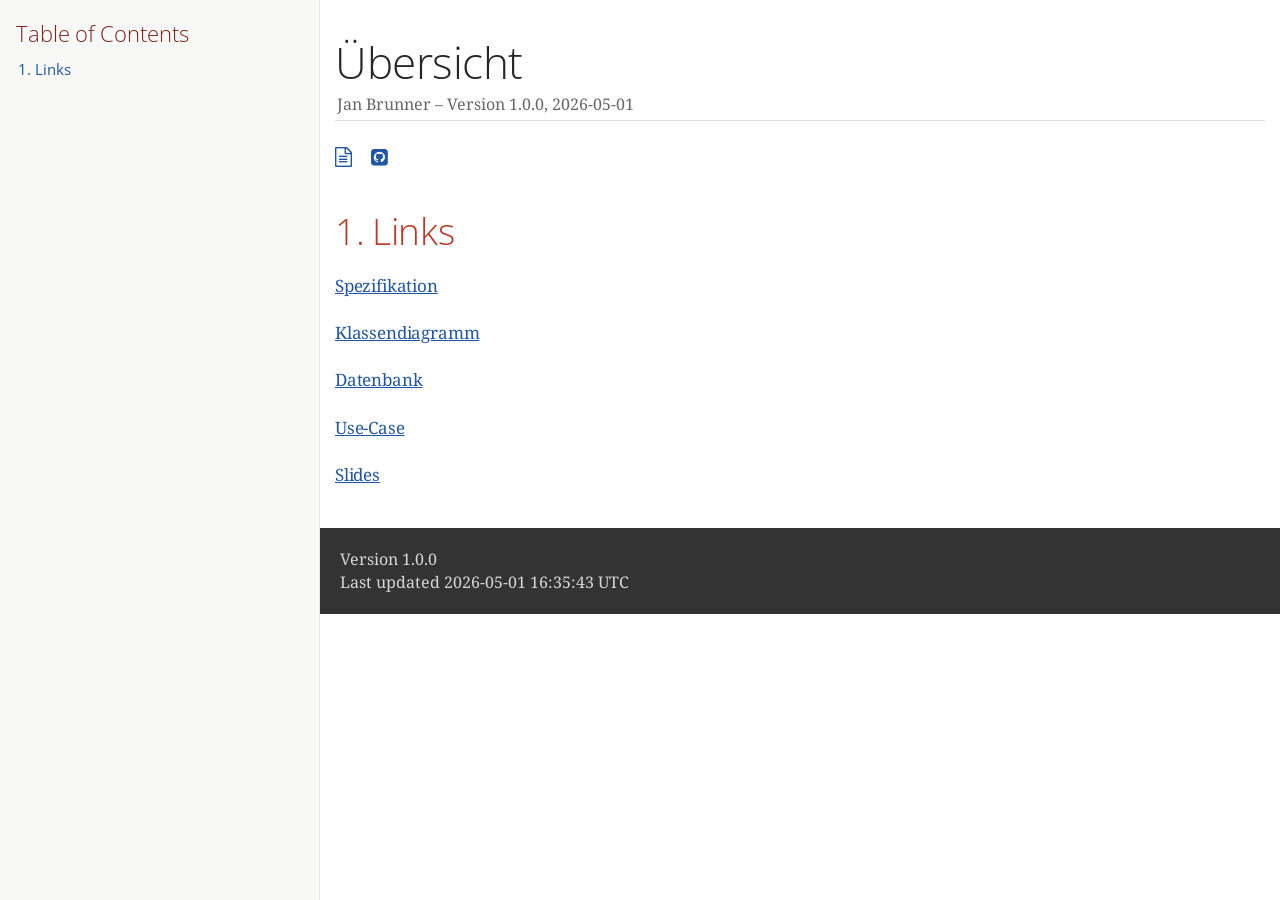
<file: index.html>
<!DOCTYPE html>
<html lang="en">
<head>
<meta charset="UTF-8">
<meta http-equiv="X-UA-Compatible" content="IE=edge">
<meta name="viewport" content="width=device-width, initial-scale=1.0">
<meta name="generator" content="Asciidoctor 2.0.20">
<meta name="author" content="Jan Brunner">
<link rel="icon" type="image/png" href="themes/favicon.png">
<title>Übersicht</title>
<link rel="stylesheet" href="https://fonts.googleapis.com/css?family=Open+Sans:300,300italic,400,400italic,600,600italic%7CNoto+Serif:400,400italic,700,700italic%7CDroid+Sans+Mono:400,700">
<style>
/*! Asciidoctor default stylesheet | MIT License | https://asciidoctor.org */
/* Uncomment the following line when using as a custom stylesheet */
/* @import "https://fonts.googleapis.com/css?family=Open+Sans:300,300italic,400,400italic,600,600italic%7CNoto+Serif:400,400italic,700,700italic%7CDroid+Sans+Mono:400,700"; */
html{font-family:sans-serif;-webkit-text-size-adjust:100%}
a{background:none}
a:focus{outline:thin dotted}
a:active,a:hover{outline:0}
h1{font-size:2em;margin:.67em 0}
b,strong{font-weight:bold}
abbr{font-size:.9em}
abbr[title]{cursor:help;border-bottom:1px dotted #dddddf;text-decoration:none}
dfn{font-style:italic}
hr{height:0}
mark{background:#ff0;color:#000}
code,kbd,pre,samp{font-family:monospace;font-size:1em}
pre{white-space:pre-wrap}
q{quotes:"\201C" "\201D" "\2018" "\2019"}
small{font-size:80%}
sub,sup{font-size:75%;line-height:0;position:relative;vertical-align:baseline}
sup{top:-.5em}
sub{bottom:-.25em}
img{border:0}
svg:not(:root){overflow:hidden}
figure{margin:0}
audio,video{display:inline-block}
audio:not([controls]){display:none;height:0}
fieldset{border:1px solid silver;margin:0 2px;padding:.35em .625em .75em}
legend{border:0;padding:0}
button,input,select,textarea{font-family:inherit;font-size:100%;margin:0}
button,input{line-height:normal}
button,select{text-transform:none}
button,html input[type=button],input[type=reset],input[type=submit]{-webkit-appearance:button;cursor:pointer}
button[disabled],html input[disabled]{cursor:default}
input[type=checkbox],input[type=radio]{padding:0}
button::-moz-focus-inner,input::-moz-focus-inner{border:0;padding:0}
textarea{overflow:auto;vertical-align:top}
table{border-collapse:collapse;border-spacing:0}
*,::before,::after{box-sizing:border-box}
html,body{font-size:100%}
body{background:#fff;color:rgba(0,0,0,.8);padding:0;margin:0;font-family:"Noto Serif","DejaVu Serif",serif;line-height:1;position:relative;cursor:auto;-moz-tab-size:4;-o-tab-size:4;tab-size:4;word-wrap:anywhere;-moz-osx-font-smoothing:grayscale;-webkit-font-smoothing:antialiased}
a:hover{cursor:pointer}
img,object,embed{max-width:100%;height:auto}
object,embed{height:100%}
img{-ms-interpolation-mode:bicubic}
.left{float:left!important}
.right{float:right!important}
.text-left{text-align:left!important}
.text-right{text-align:right!important}
.text-center{text-align:center!important}
.text-justify{text-align:justify!important}
.hide{display:none}
img,object,svg{display:inline-block;vertical-align:middle}
textarea{height:auto;min-height:50px}
select{width:100%}
.subheader,.admonitionblock td.content>.title,.audioblock>.title,.exampleblock>.title,.imageblock>.title,.listingblock>.title,.literalblock>.title,.stemblock>.title,.openblock>.title,.paragraph>.title,.quoteblock>.title,table.tableblock>.title,.verseblock>.title,.videoblock>.title,.dlist>.title,.olist>.title,.ulist>.title,.qlist>.title,.hdlist>.title{line-height:1.45;color:#7a2518;font-weight:400;margin-top:0;margin-bottom:.25em}
div,dl,dt,dd,ul,ol,li,h1,h2,h3,#toctitle,.sidebarblock>.content>.title,h4,h5,h6,pre,form,p,blockquote,th,td{margin:0;padding:0}
a{color:#2156a5;text-decoration:underline;line-height:inherit}
a:hover,a:focus{color:#1d4b8f}
a img{border:0}
p{line-height:1.6;margin-bottom:1.25em;text-rendering:optimizeLegibility}
p aside{font-size:.875em;line-height:1.35;font-style:italic}
h1,h2,h3,#toctitle,.sidebarblock>.content>.title,h4,h5,h6{font-family:"Open Sans","DejaVu Sans",sans-serif;font-weight:300;font-style:normal;color:#ba3925;text-rendering:optimizeLegibility;margin-top:1em;margin-bottom:.5em;line-height:1.0125em}
h1 small,h2 small,h3 small,#toctitle small,.sidebarblock>.content>.title small,h4 small,h5 small,h6 small{font-size:60%;color:#e99b8f;line-height:0}
h1{font-size:2.125em}
h2{font-size:1.6875em}
h3,#toctitle,.sidebarblock>.content>.title{font-size:1.375em}
h4,h5{font-size:1.125em}
h6{font-size:1em}
hr{border:solid #dddddf;border-width:1px 0 0;clear:both;margin:1.25em 0 1.1875em}
em,i{font-style:italic;line-height:inherit}
strong,b{font-weight:bold;line-height:inherit}
small{font-size:60%;line-height:inherit}
code{font-family:"Droid Sans Mono","DejaVu Sans Mono",monospace;font-weight:400;color:rgba(0,0,0,.9)}
ul,ol,dl{line-height:1.6;margin-bottom:1.25em;list-style-position:outside;font-family:inherit}
ul,ol{margin-left:1.5em}
ul li ul,ul li ol{margin-left:1.25em;margin-bottom:0}
ul.circle{list-style-type:circle}
ul.disc{list-style-type:disc}
ul.square{list-style-type:square}
ul.circle ul:not([class]),ul.disc ul:not([class]),ul.square ul:not([class]){list-style:inherit}
ol li ul,ol li ol{margin-left:1.25em;margin-bottom:0}
dl dt{margin-bottom:.3125em;font-weight:bold}
dl dd{margin-bottom:1.25em}
blockquote{margin:0 0 1.25em;padding:.5625em 1.25em 0 1.1875em;border-left:1px solid #ddd}
blockquote,blockquote p{line-height:1.6;color:rgba(0,0,0,.85)}
@media screen and (min-width:768px){h1,h2,h3,#toctitle,.sidebarblock>.content>.title,h4,h5,h6{line-height:1.2}
h1{font-size:2.75em}
h2{font-size:2.3125em}
h3,#toctitle,.sidebarblock>.content>.title{font-size:1.6875em}
h4{font-size:1.4375em}}
table{background:#fff;margin-bottom:1.25em;border:1px solid #dedede;word-wrap:normal}
table thead,table tfoot{background:#f7f8f7}
table thead tr th,table thead tr td,table tfoot tr th,table tfoot tr td{padding:.5em .625em .625em;font-size:inherit;color:rgba(0,0,0,.8);text-align:left}
table tr th,table tr td{padding:.5625em .625em;font-size:inherit;color:rgba(0,0,0,.8)}
table tr.even,table tr.alt{background:#f8f8f7}
table thead tr th,table tfoot tr th,table tbody tr td,table tr td,table tfoot tr td{line-height:1.6}
h1,h2,h3,#toctitle,.sidebarblock>.content>.title,h4,h5,h6{line-height:1.2;word-spacing:-.05em}
h1 strong,h2 strong,h3 strong,#toctitle strong,.sidebarblock>.content>.title strong,h4 strong,h5 strong,h6 strong{font-weight:400}
.center{margin-left:auto;margin-right:auto}
.stretch{width:100%}
.clearfix::before,.clearfix::after,.float-group::before,.float-group::after{content:" ";display:table}
.clearfix::after,.float-group::after{clear:both}
:not(pre).nobreak{word-wrap:normal}
:not(pre).nowrap{white-space:nowrap}
:not(pre).pre-wrap{white-space:pre-wrap}
:not(pre):not([class^=L])>code{font-size:.9375em;font-style:normal!important;letter-spacing:0;padding:.1em .5ex;word-spacing:-.15em;background:#f7f7f8;border-radius:4px;line-height:1.45;text-rendering:optimizeSpeed}
pre{color:rgba(0,0,0,.9);font-family:"Droid Sans Mono","DejaVu Sans Mono",monospace;line-height:1.45;text-rendering:optimizeSpeed}
pre code,pre pre{color:inherit;font-size:inherit;line-height:inherit}
pre>code{display:block}
pre.nowrap,pre.nowrap pre{white-space:pre;word-wrap:normal}
em em{font-style:normal}
strong strong{font-weight:400}
.keyseq{color:rgba(51,51,51,.8)}
kbd{font-family:"Droid Sans Mono","DejaVu Sans Mono",monospace;display:inline-block;color:rgba(0,0,0,.8);font-size:.65em;line-height:1.45;background:#f7f7f7;border:1px solid #ccc;border-radius:3px;box-shadow:0 1px 0 rgba(0,0,0,.2),inset 0 0 0 .1em #fff;margin:0 .15em;padding:.2em .5em;vertical-align:middle;position:relative;top:-.1em;white-space:nowrap}
.keyseq kbd:first-child{margin-left:0}
.keyseq kbd:last-child{margin-right:0}
.menuseq,.menuref{color:#000}
.menuseq b:not(.caret),.menuref{font-weight:inherit}
.menuseq{word-spacing:-.02em}
.menuseq b.caret{font-size:1.25em;line-height:.8}
.menuseq i.caret{font-weight:bold;text-align:center;width:.45em}
b.button::before,b.button::after{position:relative;top:-1px;font-weight:400}
b.button::before{content:"[";padding:0 3px 0 2px}
b.button::after{content:"]";padding:0 2px 0 3px}
p a>code:hover{color:rgba(0,0,0,.9)}
#header,#content,#footnotes,#footer{width:100%;margin:0 auto;max-width:62.5em;*zoom:1;position:relative;padding-left:.9375em;padding-right:.9375em}
#header::before,#header::after,#content::before,#content::after,#footnotes::before,#footnotes::after,#footer::before,#footer::after{content:" ";display:table}
#header::after,#content::after,#footnotes::after,#footer::after{clear:both}
#content{margin-top:1.25em}
#content::before{content:none}
#header>h1:first-child{color:rgba(0,0,0,.85);margin-top:2.25rem;margin-bottom:0}
#header>h1:first-child+#toc{margin-top:8px;border-top:1px solid #dddddf}
#header>h1:only-child,body.toc2 #header>h1:nth-last-child(2){border-bottom:1px solid #dddddf;padding-bottom:8px}
#header .details{border-bottom:1px solid #dddddf;line-height:1.45;padding-top:.25em;padding-bottom:.25em;padding-left:.25em;color:rgba(0,0,0,.6);display:flex;flex-flow:row wrap}
#header .details span:first-child{margin-left:-.125em}
#header .details span.email a{color:rgba(0,0,0,.85)}
#header .details br{display:none}
#header .details br+span::before{content:"\00a0\2013\00a0"}
#header .details br+span.author::before{content:"\00a0\22c5\00a0";color:rgba(0,0,0,.85)}
#header .details br+span#revremark::before{content:"\00a0|\00a0"}
#header #revnumber{text-transform:capitalize}
#header #revnumber::after{content:"\00a0"}
#content>h1:first-child:not([class]){color:rgba(0,0,0,.85);border-bottom:1px solid #dddddf;padding-bottom:8px;margin-top:0;padding-top:1rem;margin-bottom:1.25rem}
#toc{border-bottom:1px solid #e7e7e9;padding-bottom:.5em}
#toc>ul{margin-left:.125em}
#toc ul.sectlevel0>li>a{font-style:italic}
#toc ul.sectlevel0 ul.sectlevel1{margin:.5em 0}
#toc ul{font-family:"Open Sans","DejaVu Sans",sans-serif;list-style-type:none}
#toc li{line-height:1.3334;margin-top:.3334em}
#toc a{text-decoration:none}
#toc a:active{text-decoration:underline}
#toctitle{color:#7a2518;font-size:1.2em}
@media screen and (min-width:768px){#toctitle{font-size:1.375em}
body.toc2{padding-left:15em;padding-right:0}
#toc.toc2{margin-top:0!important;background:#f8f8f7;position:fixed;width:15em;left:0;top:0;border-right:1px solid #e7e7e9;border-top-width:0!important;border-bottom-width:0!important;z-index:1000;padding:1.25em 1em;height:100%;overflow:auto}
#toc.toc2 #toctitle{margin-top:0;margin-bottom:.8rem;font-size:1.2em}
#toc.toc2>ul{font-size:.9em;margin-bottom:0}
#toc.toc2 ul ul{margin-left:0;padding-left:1em}
#toc.toc2 ul.sectlevel0 ul.sectlevel1{padding-left:0;margin-top:.5em;margin-bottom:.5em}
body.toc2.toc-right{padding-left:0;padding-right:15em}
body.toc2.toc-right #toc.toc2{border-right-width:0;border-left:1px solid #e7e7e9;left:auto;right:0}}
@media screen and (min-width:1280px){body.toc2{padding-left:20em;padding-right:0}
#toc.toc2{width:20em}
#toc.toc2 #toctitle{font-size:1.375em}
#toc.toc2>ul{font-size:.95em}
#toc.toc2 ul ul{padding-left:1.25em}
body.toc2.toc-right{padding-left:0;padding-right:20em}}
#content #toc{border:1px solid #e0e0dc;margin-bottom:1.25em;padding:1.25em;background:#f8f8f7;border-radius:4px}
#content #toc>:first-child{margin-top:0}
#content #toc>:last-child{margin-bottom:0}
#footer{max-width:none;background:rgba(0,0,0,.8);padding:1.25em}
#footer-text{color:hsla(0,0%,100%,.8);line-height:1.44}
#content{margin-bottom:.625em}
.sect1{padding-bottom:.625em}
@media screen and (min-width:768px){#content{margin-bottom:1.25em}
.sect1{padding-bottom:1.25em}}
.sect1:last-child{padding-bottom:0}
.sect1+.sect1{border-top:1px solid #e7e7e9}
#content h1>a.anchor,h2>a.anchor,h3>a.anchor,#toctitle>a.anchor,.sidebarblock>.content>.title>a.anchor,h4>a.anchor,h5>a.anchor,h6>a.anchor{position:absolute;z-index:1001;width:1.5ex;margin-left:-1.5ex;display:block;text-decoration:none!important;visibility:hidden;text-align:center;font-weight:400}
#content h1>a.anchor::before,h2>a.anchor::before,h3>a.anchor::before,#toctitle>a.anchor::before,.sidebarblock>.content>.title>a.anchor::before,h4>a.anchor::before,h5>a.anchor::before,h6>a.anchor::before{content:"\00A7";font-size:.85em;display:block;padding-top:.1em}
#content h1:hover>a.anchor,#content h1>a.anchor:hover,h2:hover>a.anchor,h2>a.anchor:hover,h3:hover>a.anchor,#toctitle:hover>a.anchor,.sidebarblock>.content>.title:hover>a.anchor,h3>a.anchor:hover,#toctitle>a.anchor:hover,.sidebarblock>.content>.title>a.anchor:hover,h4:hover>a.anchor,h4>a.anchor:hover,h5:hover>a.anchor,h5>a.anchor:hover,h6:hover>a.anchor,h6>a.anchor:hover{visibility:visible}
#content h1>a.link,h2>a.link,h3>a.link,#toctitle>a.link,.sidebarblock>.content>.title>a.link,h4>a.link,h5>a.link,h6>a.link{color:#ba3925;text-decoration:none}
#content h1>a.link:hover,h2>a.link:hover,h3>a.link:hover,#toctitle>a.link:hover,.sidebarblock>.content>.title>a.link:hover,h4>a.link:hover,h5>a.link:hover,h6>a.link:hover{color:#a53221}
details,.audioblock,.imageblock,.literalblock,.listingblock,.stemblock,.videoblock{margin-bottom:1.25em}
details{margin-left:1.25rem}
details>summary{cursor:pointer;display:block;position:relative;line-height:1.6;margin-bottom:.625rem;outline:none;-webkit-tap-highlight-color:transparent}
details>summary::-webkit-details-marker{display:none}
details>summary::before{content:"";border:solid transparent;border-left:solid;border-width:.3em 0 .3em .5em;position:absolute;top:.5em;left:-1.25rem;transform:translateX(15%)}
details[open]>summary::before{border:solid transparent;border-top:solid;border-width:.5em .3em 0;transform:translateY(15%)}
details>summary::after{content:"";width:1.25rem;height:1em;position:absolute;top:.3em;left:-1.25rem}
.admonitionblock td.content>.title,.audioblock>.title,.exampleblock>.title,.imageblock>.title,.listingblock>.title,.literalblock>.title,.stemblock>.title,.openblock>.title,.paragraph>.title,.quoteblock>.title,table.tableblock>.title,.verseblock>.title,.videoblock>.title,.dlist>.title,.olist>.title,.ulist>.title,.qlist>.title,.hdlist>.title{text-rendering:optimizeLegibility;text-align:left;font-family:"Noto Serif","DejaVu Serif",serif;font-size:1rem;font-style:italic}
table.tableblock.fit-content>caption.title{white-space:nowrap;width:0}
.paragraph.lead>p,#preamble>.sectionbody>[class=paragraph]:first-of-type p{font-size:1.21875em;line-height:1.6;color:rgba(0,0,0,.85)}
.admonitionblock>table{border-collapse:separate;border:0;background:none;width:100%}
.admonitionblock>table td.icon{text-align:center;width:80px}
.admonitionblock>table td.icon img{max-width:none}
.admonitionblock>table td.icon .title{font-weight:bold;font-family:"Open Sans","DejaVu Sans",sans-serif;text-transform:uppercase}
.admonitionblock>table td.content{padding-left:1.125em;padding-right:1.25em;border-left:1px solid #dddddf;color:rgba(0,0,0,.6);word-wrap:anywhere}
.admonitionblock>table td.content>:last-child>:last-child{margin-bottom:0}
.exampleblock>.content{border:1px solid #e6e6e6;margin-bottom:1.25em;padding:1.25em;background:#fff;border-radius:4px}
.sidebarblock{border:1px solid #dbdbd6;margin-bottom:1.25em;padding:1.25em;background:#f3f3f2;border-radius:4px}
.sidebarblock>.content>.title{color:#7a2518;margin-top:0;text-align:center}
.exampleblock>.content>:first-child,.sidebarblock>.content>:first-child{margin-top:0}
.exampleblock>.content>:last-child,.exampleblock>.content>:last-child>:last-child,.exampleblock>.content .olist>ol>li:last-child>:last-child,.exampleblock>.content .ulist>ul>li:last-child>:last-child,.exampleblock>.content .qlist>ol>li:last-child>:last-child,.sidebarblock>.content>:last-child,.sidebarblock>.content>:last-child>:last-child,.sidebarblock>.content .olist>ol>li:last-child>:last-child,.sidebarblock>.content .ulist>ul>li:last-child>:last-child,.sidebarblock>.content .qlist>ol>li:last-child>:last-child{margin-bottom:0}
.literalblock pre,.listingblock>.content>pre{border-radius:4px;overflow-x:auto;padding:1em;font-size:.8125em}
@media screen and (min-width:768px){.literalblock pre,.listingblock>.content>pre{font-size:.90625em}}
@media screen and (min-width:1280px){.literalblock pre,.listingblock>.content>pre{font-size:1em}}
.literalblock pre,.listingblock>.content>pre:not(.highlight),.listingblock>.content>pre[class=highlight],.listingblock>.content>pre[class^="highlight "]{background:#f7f7f8}
.literalblock.output pre{color:#f7f7f8;background:rgba(0,0,0,.9)}
.listingblock>.content{position:relative}
.listingblock code[data-lang]::before{display:none;content:attr(data-lang);position:absolute;font-size:.75em;top:.425rem;right:.5rem;line-height:1;text-transform:uppercase;color:inherit;opacity:.5}
.listingblock:hover code[data-lang]::before{display:block}
.listingblock.terminal pre .command::before{content:attr(data-prompt);padding-right:.5em;color:inherit;opacity:.5}
.listingblock.terminal pre .command:not([data-prompt])::before{content:"$"}
.listingblock pre.highlightjs{padding:0}
.listingblock pre.highlightjs>code{padding:1em;border-radius:4px}
.listingblock pre.prettyprint{border-width:0}
.prettyprint{background:#f7f7f8}
pre.prettyprint .linenums{line-height:1.45;margin-left:2em}
pre.prettyprint li{background:none;list-style-type:inherit;padding-left:0}
pre.prettyprint li code[data-lang]::before{opacity:1}
pre.prettyprint li:not(:first-child) code[data-lang]::before{display:none}
table.linenotable{border-collapse:separate;border:0;margin-bottom:0;background:none}
table.linenotable td[class]{color:inherit;vertical-align:top;padding:0;line-height:inherit;white-space:normal}
table.linenotable td.code{padding-left:.75em}
table.linenotable td.linenos,pre.pygments .linenos{border-right:1px solid;opacity:.35;padding-right:.5em;-webkit-user-select:none;-moz-user-select:none;-ms-user-select:none;user-select:none}
pre.pygments span.linenos{display:inline-block;margin-right:.75em}
.quoteblock{margin:0 1em 1.25em 1.5em;display:table}
.quoteblock:not(.excerpt)>.title{margin-left:-1.5em;margin-bottom:.75em}
.quoteblock blockquote,.quoteblock p{color:rgba(0,0,0,.85);font-size:1.15rem;line-height:1.75;word-spacing:.1em;letter-spacing:0;font-style:italic;text-align:justify}
.quoteblock blockquote{margin:0;padding:0;border:0}
.quoteblock blockquote::before{content:"\201c";float:left;font-size:2.75em;font-weight:bold;line-height:.6em;margin-left:-.6em;color:#7a2518;text-shadow:0 1px 2px rgba(0,0,0,.1)}
.quoteblock blockquote>.paragraph:last-child p{margin-bottom:0}
.quoteblock .attribution{margin-top:.75em;margin-right:.5ex;text-align:right}
.verseblock{margin:0 1em 1.25em}
.verseblock pre{font-family:"Open Sans","DejaVu Sans",sans-serif;font-size:1.15rem;color:rgba(0,0,0,.85);font-weight:300;text-rendering:optimizeLegibility}
.verseblock pre strong{font-weight:400}
.verseblock .attribution{margin-top:1.25rem;margin-left:.5ex}
.quoteblock .attribution,.verseblock .attribution{font-size:.9375em;line-height:1.45;font-style:italic}
.quoteblock .attribution br,.verseblock .attribution br{display:none}
.quoteblock .attribution cite,.verseblock .attribution cite{display:block;letter-spacing:-.025em;color:rgba(0,0,0,.6)}
.quoteblock.abstract blockquote::before,.quoteblock.excerpt blockquote::before,.quoteblock .quoteblock blockquote::before{display:none}
.quoteblock.abstract blockquote,.quoteblock.abstract p,.quoteblock.excerpt blockquote,.quoteblock.excerpt p,.quoteblock .quoteblock blockquote,.quoteblock .quoteblock p{line-height:1.6;word-spacing:0}
.quoteblock.abstract{margin:0 1em 1.25em;display:block}
.quoteblock.abstract>.title{margin:0 0 .375em;font-size:1.15em;text-align:center}
.quoteblock.excerpt>blockquote,.quoteblock .quoteblock{padding:0 0 .25em 1em;border-left:.25em solid #dddddf}
.quoteblock.excerpt,.quoteblock .quoteblock{margin-left:0}
.quoteblock.excerpt blockquote,.quoteblock.excerpt p,.quoteblock .quoteblock blockquote,.quoteblock .quoteblock p{color:inherit;font-size:1.0625rem}
.quoteblock.excerpt .attribution,.quoteblock .quoteblock .attribution{color:inherit;font-size:.85rem;text-align:left;margin-right:0}
p.tableblock:last-child{margin-bottom:0}
td.tableblock>.content{margin-bottom:1.25em;word-wrap:anywhere}
td.tableblock>.content>:last-child{margin-bottom:-1.25em}
table.tableblock,th.tableblock,td.tableblock{border:0 solid #dedede}
table.grid-all>*>tr>*{border-width:1px}
table.grid-cols>*>tr>*{border-width:0 1px}
table.grid-rows>*>tr>*{border-width:1px 0}
table.frame-all{border-width:1px}
table.frame-ends{border-width:1px 0}
table.frame-sides{border-width:0 1px}
table.frame-none>colgroup+*>:first-child>*,table.frame-sides>colgroup+*>:first-child>*{border-top-width:0}
table.frame-none>:last-child>:last-child>*,table.frame-sides>:last-child>:last-child>*{border-bottom-width:0}
table.frame-none>*>tr>:first-child,table.frame-ends>*>tr>:first-child{border-left-width:0}
table.frame-none>*>tr>:last-child,table.frame-ends>*>tr>:last-child{border-right-width:0}
table.stripes-all>*>tr,table.stripes-odd>*>tr:nth-of-type(odd),table.stripes-even>*>tr:nth-of-type(even),table.stripes-hover>*>tr:hover{background:#f8f8f7}
th.halign-left,td.halign-left{text-align:left}
th.halign-right,td.halign-right{text-align:right}
th.halign-center,td.halign-center{text-align:center}
th.valign-top,td.valign-top{vertical-align:top}
th.valign-bottom,td.valign-bottom{vertical-align:bottom}
th.valign-middle,td.valign-middle{vertical-align:middle}
table thead th,table tfoot th{font-weight:bold}
tbody tr th{background:#f7f8f7}
tbody tr th,tbody tr th p,tfoot tr th,tfoot tr th p{color:rgba(0,0,0,.8);font-weight:bold}
p.tableblock>code:only-child{background:none;padding:0}
p.tableblock{font-size:1em}
ol{margin-left:1.75em}
ul li ol{margin-left:1.5em}
dl dd{margin-left:1.125em}
dl dd:last-child,dl dd:last-child>:last-child{margin-bottom:0}
li p,ul dd,ol dd,.olist .olist,.ulist .ulist,.ulist .olist,.olist .ulist{margin-bottom:.625em}
ul.checklist,ul.none,ol.none,ul.no-bullet,ol.no-bullet,ol.unnumbered,ul.unstyled,ol.unstyled{list-style-type:none}
ul.no-bullet,ol.no-bullet,ol.unnumbered{margin-left:.625em}
ul.unstyled,ol.unstyled{margin-left:0}
li>p:empty:only-child::before{content:"";display:inline-block}
ul.checklist>li>p:first-child{margin-left:-1em}
ul.checklist>li>p:first-child>.fa-square-o:first-child,ul.checklist>li>p:first-child>.fa-check-square-o:first-child{width:1.25em;font-size:.8em;position:relative;bottom:.125em}
ul.checklist>li>p:first-child>input[type=checkbox]:first-child{margin-right:.25em}
ul.inline{display:flex;flex-flow:row wrap;list-style:none;margin:0 0 .625em -1.25em}
ul.inline>li{margin-left:1.25em}
.unstyled dl dt{font-weight:400;font-style:normal}
ol.arabic{list-style-type:decimal}
ol.decimal{list-style-type:decimal-leading-zero}
ol.loweralpha{list-style-type:lower-alpha}
ol.upperalpha{list-style-type:upper-alpha}
ol.lowerroman{list-style-type:lower-roman}
ol.upperroman{list-style-type:upper-roman}
ol.lowergreek{list-style-type:lower-greek}
.hdlist>table,.colist>table{border:0;background:none}
.hdlist>table>tbody>tr,.colist>table>tbody>tr{background:none}
td.hdlist1,td.hdlist2{vertical-align:top;padding:0 .625em}
td.hdlist1{font-weight:bold;padding-bottom:1.25em}
td.hdlist2{word-wrap:anywhere}
.literalblock+.colist,.listingblock+.colist{margin-top:-.5em}
.colist td:not([class]):first-child{padding:.4em .75em 0;line-height:1;vertical-align:top}
.colist td:not([class]):first-child img{max-width:none}
.colist td:not([class]):last-child{padding:.25em 0}
.thumb,.th{line-height:0;display:inline-block;border:4px solid #fff;box-shadow:0 0 0 1px #ddd}
.imageblock.left{margin:.25em .625em 1.25em 0}
.imageblock.right{margin:.25em 0 1.25em .625em}
.imageblock>.title{margin-bottom:0}
.imageblock.thumb,.imageblock.th{border-width:6px}
.imageblock.thumb>.title,.imageblock.th>.title{padding:0 .125em}
.image.left,.image.right{margin-top:.25em;margin-bottom:.25em;display:inline-block;line-height:0}
.image.left{margin-right:.625em}
.image.right{margin-left:.625em}
a.image{text-decoration:none;display:inline-block}
a.image object{pointer-events:none}
sup.footnote,sup.footnoteref{font-size:.875em;position:static;vertical-align:super}
sup.footnote a,sup.footnoteref a{text-decoration:none}
sup.footnote a:active,sup.footnoteref a:active{text-decoration:underline}
#footnotes{padding-top:.75em;padding-bottom:.75em;margin-bottom:.625em}
#footnotes hr{width:20%;min-width:6.25em;margin:-.25em 0 .75em;border-width:1px 0 0}
#footnotes .footnote{padding:0 .375em 0 .225em;line-height:1.3334;font-size:.875em;margin-left:1.2em;margin-bottom:.2em}
#footnotes .footnote a:first-of-type{font-weight:bold;text-decoration:none;margin-left:-1.05em}
#footnotes .footnote:last-of-type{margin-bottom:0}
#content #footnotes{margin-top:-.625em;margin-bottom:0;padding:.75em 0}
div.unbreakable{page-break-inside:avoid}
.big{font-size:larger}
.small{font-size:smaller}
.underline{text-decoration:underline}
.overline{text-decoration:overline}
.line-through{text-decoration:line-through}
.aqua{color:#00bfbf}
.aqua-background{background:#00fafa}
.black{color:#000}
.black-background{background:#000}
.blue{color:#0000bf}
.blue-background{background:#0000fa}
.fuchsia{color:#bf00bf}
.fuchsia-background{background:#fa00fa}
.gray{color:#606060}
.gray-background{background:#7d7d7d}
.green{color:#006000}
.green-background{background:#007d00}
.lime{color:#00bf00}
.lime-background{background:#00fa00}
.maroon{color:#600000}
.maroon-background{background:#7d0000}
.navy{color:#000060}
.navy-background{background:#00007d}
.olive{color:#606000}
.olive-background{background:#7d7d00}
.purple{color:#600060}
.purple-background{background:#7d007d}
.red{color:#bf0000}
.red-background{background:#fa0000}
.silver{color:#909090}
.silver-background{background:#bcbcbc}
.teal{color:#006060}
.teal-background{background:#007d7d}
.white{color:#bfbfbf}
.white-background{background:#fafafa}
.yellow{color:#bfbf00}
.yellow-background{background:#fafa00}
span.icon>.fa{cursor:default}
a span.icon>.fa{cursor:inherit}
.admonitionblock td.icon [class^="fa icon-"]{font-size:2.5em;text-shadow:1px 1px 2px rgba(0,0,0,.5);cursor:default}
.admonitionblock td.icon .icon-note::before{content:"\f05a";color:#19407c}
.admonitionblock td.icon .icon-tip::before{content:"\f0eb";text-shadow:1px 1px 2px rgba(155,155,0,.8);color:#111}
.admonitionblock td.icon .icon-warning::before{content:"\f071";color:#bf6900}
.admonitionblock td.icon .icon-caution::before{content:"\f06d";color:#bf3400}
.admonitionblock td.icon .icon-important::before{content:"\f06a";color:#bf0000}
.conum[data-value]{display:inline-block;color:#fff!important;background:rgba(0,0,0,.8);border-radius:50%;text-align:center;font-size:.75em;width:1.67em;height:1.67em;line-height:1.67em;font-family:"Open Sans","DejaVu Sans",sans-serif;font-style:normal;font-weight:bold}
.conum[data-value] *{color:#fff!important}
.conum[data-value]+b{display:none}
.conum[data-value]::after{content:attr(data-value)}
pre .conum[data-value]{position:relative;top:-.125em}
b.conum *{color:inherit!important}
.conum:not([data-value]):empty{display:none}
dt,th.tableblock,td.content,div.footnote{text-rendering:optimizeLegibility}
h1,h2,p,td.content,span.alt,summary{letter-spacing:-.01em}
p strong,td.content strong,div.footnote strong{letter-spacing:-.005em}
p,blockquote,dt,td.content,td.hdlist1,span.alt,summary{font-size:1.0625rem}
p{margin-bottom:1.25rem}
.sidebarblock p,.sidebarblock dt,.sidebarblock td.content,p.tableblock{font-size:1em}
.exampleblock>.content{background:#fffef7;border-color:#e0e0dc;box-shadow:0 1px 4px #e0e0dc}
.print-only{display:none!important}
@page{margin:1.25cm .75cm}
@media print{*{box-shadow:none!important;text-shadow:none!important}
html{font-size:80%}
a{color:inherit!important;text-decoration:underline!important}
a.bare,a[href^="#"],a[href^="mailto:"]{text-decoration:none!important}
a[href^="http:"]:not(.bare)::after,a[href^="https:"]:not(.bare)::after{content:"(" attr(href) ")";display:inline-block;font-size:.875em;padding-left:.25em}
abbr[title]{border-bottom:1px dotted}
abbr[title]::after{content:" (" attr(title) ")"}
pre,blockquote,tr,img,object,svg{page-break-inside:avoid}
thead{display:table-header-group}
svg{max-width:100%}
p,blockquote,dt,td.content{font-size:1em;orphans:3;widows:3}
h2,h3,#toctitle,.sidebarblock>.content>.title{page-break-after:avoid}
#header,#content,#footnotes,#footer{max-width:none}
#toc,.sidebarblock,.exampleblock>.content{background:none!important}
#toc{border-bottom:1px solid #dddddf!important;padding-bottom:0!important}
body.book #header{text-align:center}
body.book #header>h1:first-child{border:0!important;margin:2.5em 0 1em}
body.book #header .details{border:0!important;display:block;padding:0!important}
body.book #header .details span:first-child{margin-left:0!important}
body.book #header .details br{display:block}
body.book #header .details br+span::before{content:none!important}
body.book #toc{border:0!important;text-align:left!important;padding:0!important;margin:0!important}
body.book #toc,body.book #preamble,body.book h1.sect0,body.book .sect1>h2{page-break-before:always}
.listingblock code[data-lang]::before{display:block}
#footer{padding:0 .9375em}
.hide-on-print{display:none!important}
.print-only{display:block!important}
.hide-for-print{display:none!important}
.show-for-print{display:inherit!important}}
@media amzn-kf8,print{#header>h1:first-child{margin-top:1.25rem}
.sect1{padding:0!important}
.sect1+.sect1{border:0}
#footer{background:none}
#footer-text{color:rgba(0,0,0,.6);font-size:.9em}}
@media amzn-kf8{#header,#content,#footnotes,#footer{padding:0}}
</style>
<link rel="stylesheet" href="https://cdnjs.cloudflare.com/ajax/libs/font-awesome/4.7.0/css/font-awesome.min.css">
</head>
<body class="article toc2 toc-left">
<div id="header">
<h1>Übersicht</h1>
<div class="details">
<span id="author" class="author">Jan Brunner</span><br>
<span id="revnumber">version 1.0.0,</span>
<span id="revdate">2026-05-01</span>
</div>
<div id="toc" class="toc2">
<div id="toctitle">Table of Contents</div>
<ul class="sectlevel1">
<li><a href="#_links">1. Links</a></li>
</ul>
</div>
</div>
<div id="content">
<div id="preamble">
<div class="sectionbody">
<div class="paragraph">
<p><span class="icon"><a class="image" href="https://github.com/JBrunnerhtl/Driving_Tracker_Java_Docs/blob/main/asciidocs/docs/index.adoc"><i class="fa fa-file-text-o"></i></a></span> ‏ ‏ ‎
<span class="icon"><a class="image" href="https://github.com/JBrunnerhtl/Driving_Tracker_Java_Docs"><i class="fa fa-github-square"></i></a></span> ‏ ‏ ‎</p>
</div>
</div>
</div>
<div class="sect1">
<h2 id="_links"><a class="anchor" href="#_links"></a>1. Links</h2>
<div class="sectionbody">
<div class="paragraph">
<p><a href="https://jbrunnerhtl.github.io/Driving_Tracker_Java_Docs/specification.html">Spezifikation</a></p>
</div>
<div class="paragraph">
<p><a href="https://jbrunnerhtl.github.io/Driving_Tracker_Java_Docs/structure.html">Klassendiagramm</a></p>
</div>
<div class="paragraph">
<p><a href="https://jbrunnerhtl.github.io/Driving_Tracker_Java_Docs/database.html">Datenbank</a></p>
</div>
<div class="paragraph">
<p><a href="https://jbrunnerhtl.github.io/Driving_Tracker_Java_Docs/user.html">Use-Case</a></p>
</div>
<div class="paragraph">
<p><a href="https://jbrunnerhtl.github.io/Driving_Tracker_Java_Docs/slides/presentation.html">Slides</a></p>
</div>
</div>
</div>
</div>
<div id="footer">
<div id="footer-text">
Version 1.0.0<br>
Last updated 2026-05-01 16:35:43 UTC
</div>
</div>
</body>
</html>
</file>
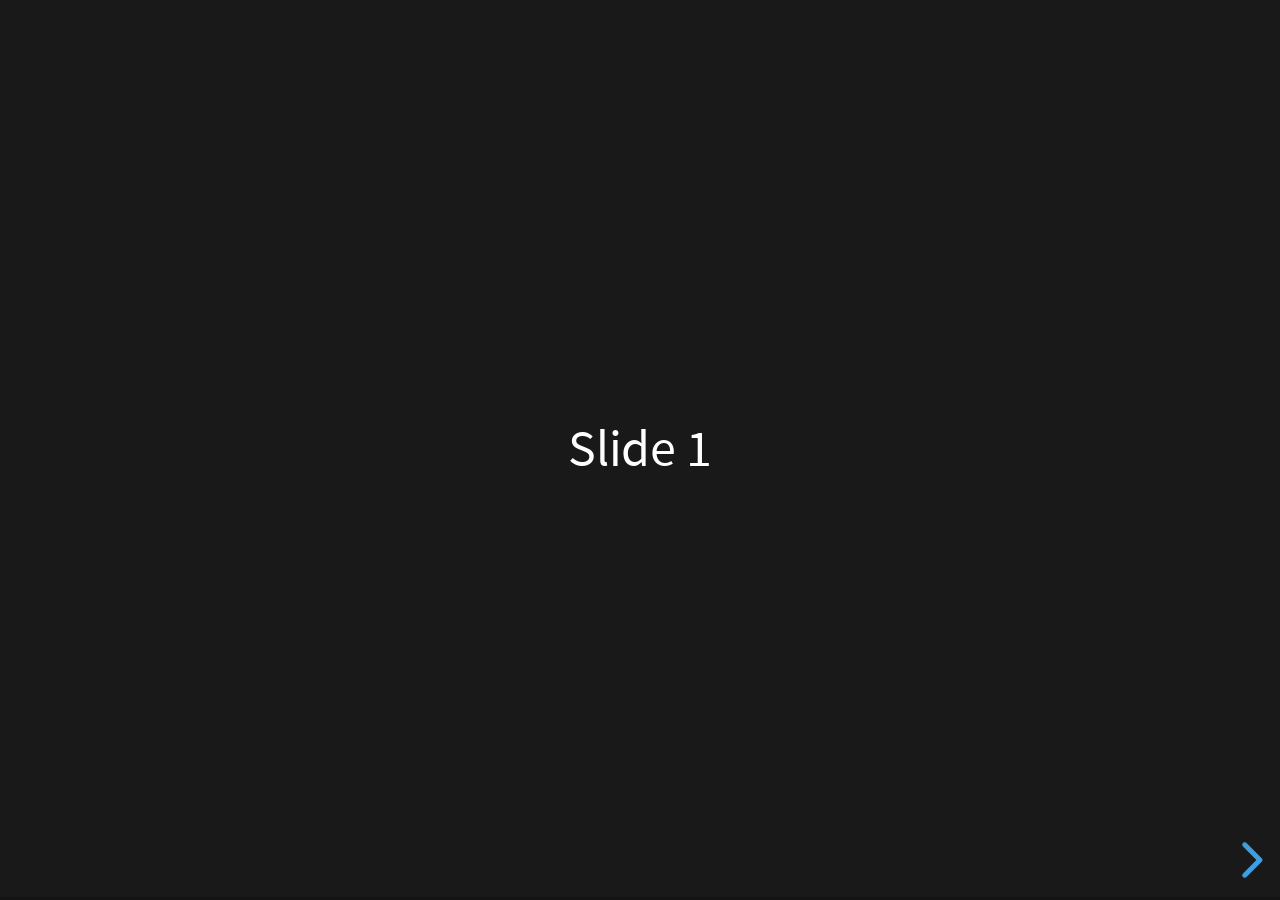
<file: slides/revealjs/index.html>
<!doctype html>
<html lang="en">
	<head>
		<meta charset="utf-8">
		<meta name="viewport" content="width=device-width, initial-scale=1.0, maximum-scale=1.0, user-scalable=no">

		<title>reveal.js</title>

		<link rel="stylesheet" href="dist/reset.css">
		<link rel="stylesheet" href="dist/reveal.css">
		<link rel="stylesheet" href="dist/theme/black.css">

		<!-- Theme used for syntax highlighted code -->
		<link rel="stylesheet" href="plugin/highlight/monokai.css">
	</head>
	<body>
		<div class="reveal">
			<div class="slides">
				<section>Slide 1</section>
				<section>Slide 2</section>
			</div>
		</div>

		<script src="dist/reveal.js"></script>
		<script src="plugin/notes/notes.js"></script>
		<script src="plugin/markdown/markdown.js"></script>
		<script src="plugin/highlight/highlight.js"></script>
		<script>
			// More info about initialization & config:
			// - https://revealjs.com/initialization/
			// - https://revealjs.com/config/
			Reveal.initialize({
				hash: true,

				// Learn about plugins: https://revealjs.com/plugins/
				plugins: [ RevealMarkdown, RevealHighlight, RevealNotes ]
			});
		</script>
	</body>
</html>
</file>
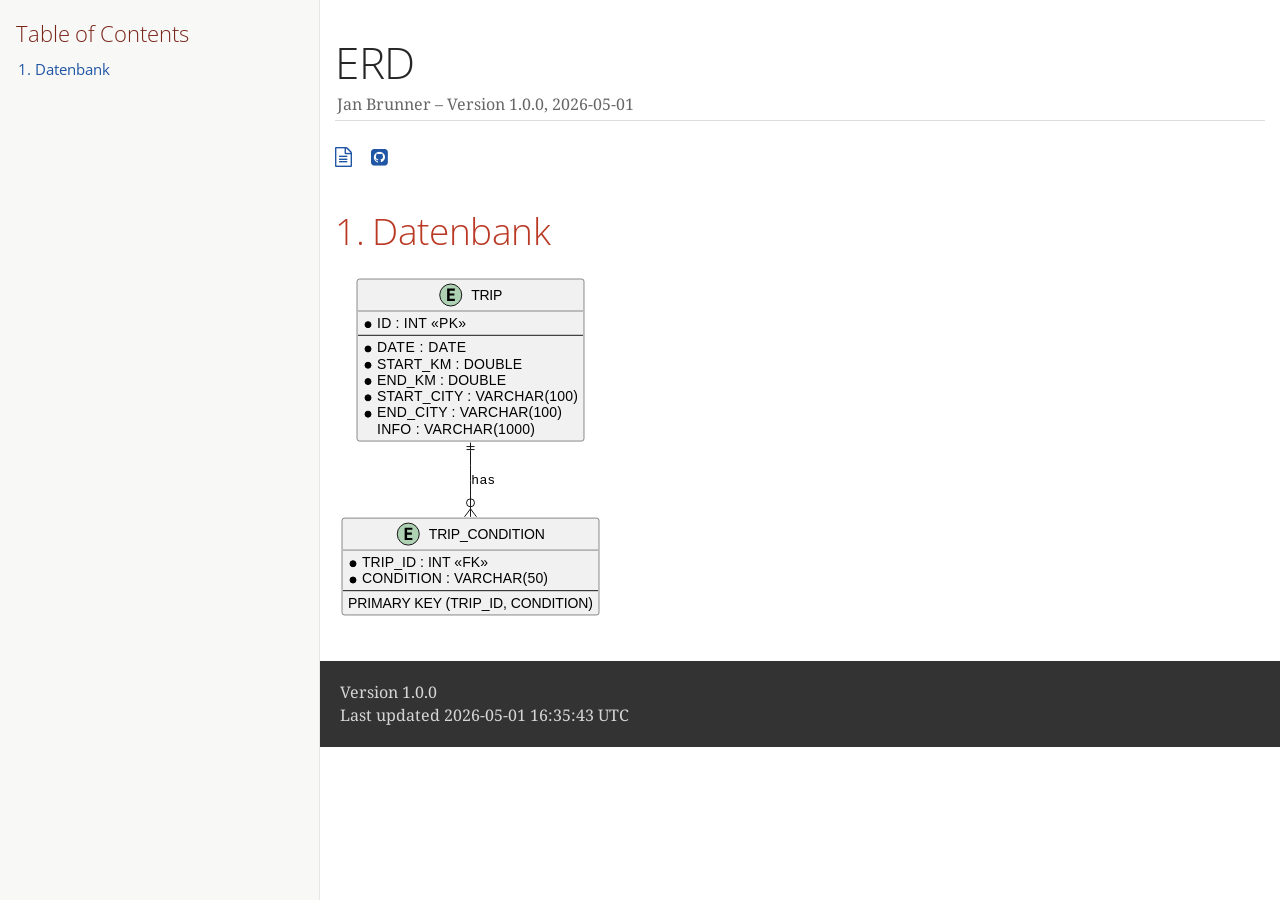
<file: database.html>
<!DOCTYPE html>
<html lang="en">
<head>
<meta charset="UTF-8">
<meta http-equiv="X-UA-Compatible" content="IE=edge">
<meta name="viewport" content="width=device-width, initial-scale=1.0">
<meta name="generator" content="Asciidoctor 2.0.20">
<meta name="author" content="Jan Brunner">
<link rel="icon" type="image/png" href="themes/favicon.png">
<title>ERD</title>
<link rel="stylesheet" href="https://fonts.googleapis.com/css?family=Open+Sans:300,300italic,400,400italic,600,600italic%7CNoto+Serif:400,400italic,700,700italic%7CDroid+Sans+Mono:400,700">
<style>
/*! Asciidoctor default stylesheet | MIT License | https://asciidoctor.org */
/* Uncomment the following line when using as a custom stylesheet */
/* @import "https://fonts.googleapis.com/css?family=Open+Sans:300,300italic,400,400italic,600,600italic%7CNoto+Serif:400,400italic,700,700italic%7CDroid+Sans+Mono:400,700"; */
html{font-family:sans-serif;-webkit-text-size-adjust:100%}
a{background:none}
a:focus{outline:thin dotted}
a:active,a:hover{outline:0}
h1{font-size:2em;margin:.67em 0}
b,strong{font-weight:bold}
abbr{font-size:.9em}
abbr[title]{cursor:help;border-bottom:1px dotted #dddddf;text-decoration:none}
dfn{font-style:italic}
hr{height:0}
mark{background:#ff0;color:#000}
code,kbd,pre,samp{font-family:monospace;font-size:1em}
pre{white-space:pre-wrap}
q{quotes:"\201C" "\201D" "\2018" "\2019"}
small{font-size:80%}
sub,sup{font-size:75%;line-height:0;position:relative;vertical-align:baseline}
sup{top:-.5em}
sub{bottom:-.25em}
img{border:0}
svg:not(:root){overflow:hidden}
figure{margin:0}
audio,video{display:inline-block}
audio:not([controls]){display:none;height:0}
fieldset{border:1px solid silver;margin:0 2px;padding:.35em .625em .75em}
legend{border:0;padding:0}
button,input,select,textarea{font-family:inherit;font-size:100%;margin:0}
button,input{line-height:normal}
button,select{text-transform:none}
button,html input[type=button],input[type=reset],input[type=submit]{-webkit-appearance:button;cursor:pointer}
button[disabled],html input[disabled]{cursor:default}
input[type=checkbox],input[type=radio]{padding:0}
button::-moz-focus-inner,input::-moz-focus-inner{border:0;padding:0}
textarea{overflow:auto;vertical-align:top}
table{border-collapse:collapse;border-spacing:0}
*,::before,::after{box-sizing:border-box}
html,body{font-size:100%}
body{background:#fff;color:rgba(0,0,0,.8);padding:0;margin:0;font-family:"Noto Serif","DejaVu Serif",serif;line-height:1;position:relative;cursor:auto;-moz-tab-size:4;-o-tab-size:4;tab-size:4;word-wrap:anywhere;-moz-osx-font-smoothing:grayscale;-webkit-font-smoothing:antialiased}
a:hover{cursor:pointer}
img,object,embed{max-width:100%;height:auto}
object,embed{height:100%}
img{-ms-interpolation-mode:bicubic}
.left{float:left!important}
.right{float:right!important}
.text-left{text-align:left!important}
.text-right{text-align:right!important}
.text-center{text-align:center!important}
.text-justify{text-align:justify!important}
.hide{display:none}
img,object,svg{display:inline-block;vertical-align:middle}
textarea{height:auto;min-height:50px}
select{width:100%}
.subheader,.admonitionblock td.content>.title,.audioblock>.title,.exampleblock>.title,.imageblock>.title,.listingblock>.title,.literalblock>.title,.stemblock>.title,.openblock>.title,.paragraph>.title,.quoteblock>.title,table.tableblock>.title,.verseblock>.title,.videoblock>.title,.dlist>.title,.olist>.title,.ulist>.title,.qlist>.title,.hdlist>.title{line-height:1.45;color:#7a2518;font-weight:400;margin-top:0;margin-bottom:.25em}
div,dl,dt,dd,ul,ol,li,h1,h2,h3,#toctitle,.sidebarblock>.content>.title,h4,h5,h6,pre,form,p,blockquote,th,td{margin:0;padding:0}
a{color:#2156a5;text-decoration:underline;line-height:inherit}
a:hover,a:focus{color:#1d4b8f}
a img{border:0}
p{line-height:1.6;margin-bottom:1.25em;text-rendering:optimizeLegibility}
p aside{font-size:.875em;line-height:1.35;font-style:italic}
h1,h2,h3,#toctitle,.sidebarblock>.content>.title,h4,h5,h6{font-family:"Open Sans","DejaVu Sans",sans-serif;font-weight:300;font-style:normal;color:#ba3925;text-rendering:optimizeLegibility;margin-top:1em;margin-bottom:.5em;line-height:1.0125em}
h1 small,h2 small,h3 small,#toctitle small,.sidebarblock>.content>.title small,h4 small,h5 small,h6 small{font-size:60%;color:#e99b8f;line-height:0}
h1{font-size:2.125em}
h2{font-size:1.6875em}
h3,#toctitle,.sidebarblock>.content>.title{font-size:1.375em}
h4,h5{font-size:1.125em}
h6{font-size:1em}
hr{border:solid #dddddf;border-width:1px 0 0;clear:both;margin:1.25em 0 1.1875em}
em,i{font-style:italic;line-height:inherit}
strong,b{font-weight:bold;line-height:inherit}
small{font-size:60%;line-height:inherit}
code{font-family:"Droid Sans Mono","DejaVu Sans Mono",monospace;font-weight:400;color:rgba(0,0,0,.9)}
ul,ol,dl{line-height:1.6;margin-bottom:1.25em;list-style-position:outside;font-family:inherit}
ul,ol{margin-left:1.5em}
ul li ul,ul li ol{margin-left:1.25em;margin-bottom:0}
ul.circle{list-style-type:circle}
ul.disc{list-style-type:disc}
ul.square{list-style-type:square}
ul.circle ul:not([class]),ul.disc ul:not([class]),ul.square ul:not([class]){list-style:inherit}
ol li ul,ol li ol{margin-left:1.25em;margin-bottom:0}
dl dt{margin-bottom:.3125em;font-weight:bold}
dl dd{margin-bottom:1.25em}
blockquote{margin:0 0 1.25em;padding:.5625em 1.25em 0 1.1875em;border-left:1px solid #ddd}
blockquote,blockquote p{line-height:1.6;color:rgba(0,0,0,.85)}
@media screen and (min-width:768px){h1,h2,h3,#toctitle,.sidebarblock>.content>.title,h4,h5,h6{line-height:1.2}
h1{font-size:2.75em}
h2{font-size:2.3125em}
h3,#toctitle,.sidebarblock>.content>.title{font-size:1.6875em}
h4{font-size:1.4375em}}
table{background:#fff;margin-bottom:1.25em;border:1px solid #dedede;word-wrap:normal}
table thead,table tfoot{background:#f7f8f7}
table thead tr th,table thead tr td,table tfoot tr th,table tfoot tr td{padding:.5em .625em .625em;font-size:inherit;color:rgba(0,0,0,.8);text-align:left}
table tr th,table tr td{padding:.5625em .625em;font-size:inherit;color:rgba(0,0,0,.8)}
table tr.even,table tr.alt{background:#f8f8f7}
table thead tr th,table tfoot tr th,table tbody tr td,table tr td,table tfoot tr td{line-height:1.6}
h1,h2,h3,#toctitle,.sidebarblock>.content>.title,h4,h5,h6{line-height:1.2;word-spacing:-.05em}
h1 strong,h2 strong,h3 strong,#toctitle strong,.sidebarblock>.content>.title strong,h4 strong,h5 strong,h6 strong{font-weight:400}
.center{margin-left:auto;margin-right:auto}
.stretch{width:100%}
.clearfix::before,.clearfix::after,.float-group::before,.float-group::after{content:" ";display:table}
.clearfix::after,.float-group::after{clear:both}
:not(pre).nobreak{word-wrap:normal}
:not(pre).nowrap{white-space:nowrap}
:not(pre).pre-wrap{white-space:pre-wrap}
:not(pre):not([class^=L])>code{font-size:.9375em;font-style:normal!important;letter-spacing:0;padding:.1em .5ex;word-spacing:-.15em;background:#f7f7f8;border-radius:4px;line-height:1.45;text-rendering:optimizeSpeed}
pre{color:rgba(0,0,0,.9);font-family:"Droid Sans Mono","DejaVu Sans Mono",monospace;line-height:1.45;text-rendering:optimizeSpeed}
pre code,pre pre{color:inherit;font-size:inherit;line-height:inherit}
pre>code{display:block}
pre.nowrap,pre.nowrap pre{white-space:pre;word-wrap:normal}
em em{font-style:normal}
strong strong{font-weight:400}
.keyseq{color:rgba(51,51,51,.8)}
kbd{font-family:"Droid Sans Mono","DejaVu Sans Mono",monospace;display:inline-block;color:rgba(0,0,0,.8);font-size:.65em;line-height:1.45;background:#f7f7f7;border:1px solid #ccc;border-radius:3px;box-shadow:0 1px 0 rgba(0,0,0,.2),inset 0 0 0 .1em #fff;margin:0 .15em;padding:.2em .5em;vertical-align:middle;position:relative;top:-.1em;white-space:nowrap}
.keyseq kbd:first-child{margin-left:0}
.keyseq kbd:last-child{margin-right:0}
.menuseq,.menuref{color:#000}
.menuseq b:not(.caret),.menuref{font-weight:inherit}
.menuseq{word-spacing:-.02em}
.menuseq b.caret{font-size:1.25em;line-height:.8}
.menuseq i.caret{font-weight:bold;text-align:center;width:.45em}
b.button::before,b.button::after{position:relative;top:-1px;font-weight:400}
b.button::before{content:"[";padding:0 3px 0 2px}
b.button::after{content:"]";padding:0 2px 0 3px}
p a>code:hover{color:rgba(0,0,0,.9)}
#header,#content,#footnotes,#footer{width:100%;margin:0 auto;max-width:62.5em;*zoom:1;position:relative;padding-left:.9375em;padding-right:.9375em}
#header::before,#header::after,#content::before,#content::after,#footnotes::before,#footnotes::after,#footer::before,#footer::after{content:" ";display:table}
#header::after,#content::after,#footnotes::after,#footer::after{clear:both}
#content{margin-top:1.25em}
#content::before{content:none}
#header>h1:first-child{color:rgba(0,0,0,.85);margin-top:2.25rem;margin-bottom:0}
#header>h1:first-child+#toc{margin-top:8px;border-top:1px solid #dddddf}
#header>h1:only-child,body.toc2 #header>h1:nth-last-child(2){border-bottom:1px solid #dddddf;padding-bottom:8px}
#header .details{border-bottom:1px solid #dddddf;line-height:1.45;padding-top:.25em;padding-bottom:.25em;padding-left:.25em;color:rgba(0,0,0,.6);display:flex;flex-flow:row wrap}
#header .details span:first-child{margin-left:-.125em}
#header .details span.email a{color:rgba(0,0,0,.85)}
#header .details br{display:none}
#header .details br+span::before{content:"\00a0\2013\00a0"}
#header .details br+span.author::before{content:"\00a0\22c5\00a0";color:rgba(0,0,0,.85)}
#header .details br+span#revremark::before{content:"\00a0|\00a0"}
#header #revnumber{text-transform:capitalize}
#header #revnumber::after{content:"\00a0"}
#content>h1:first-child:not([class]){color:rgba(0,0,0,.85);border-bottom:1px solid #dddddf;padding-bottom:8px;margin-top:0;padding-top:1rem;margin-bottom:1.25rem}
#toc{border-bottom:1px solid #e7e7e9;padding-bottom:.5em}
#toc>ul{margin-left:.125em}
#toc ul.sectlevel0>li>a{font-style:italic}
#toc ul.sectlevel0 ul.sectlevel1{margin:.5em 0}
#toc ul{font-family:"Open Sans","DejaVu Sans",sans-serif;list-style-type:none}
#toc li{line-height:1.3334;margin-top:.3334em}
#toc a{text-decoration:none}
#toc a:active{text-decoration:underline}
#toctitle{color:#7a2518;font-size:1.2em}
@media screen and (min-width:768px){#toctitle{font-size:1.375em}
body.toc2{padding-left:15em;padding-right:0}
#toc.toc2{margin-top:0!important;background:#f8f8f7;position:fixed;width:15em;left:0;top:0;border-right:1px solid #e7e7e9;border-top-width:0!important;border-bottom-width:0!important;z-index:1000;padding:1.25em 1em;height:100%;overflow:auto}
#toc.toc2 #toctitle{margin-top:0;margin-bottom:.8rem;font-size:1.2em}
#toc.toc2>ul{font-size:.9em;margin-bottom:0}
#toc.toc2 ul ul{margin-left:0;padding-left:1em}
#toc.toc2 ul.sectlevel0 ul.sectlevel1{padding-left:0;margin-top:.5em;margin-bottom:.5em}
body.toc2.toc-right{padding-left:0;padding-right:15em}
body.toc2.toc-right #toc.toc2{border-right-width:0;border-left:1px solid #e7e7e9;left:auto;right:0}}
@media screen and (min-width:1280px){body.toc2{padding-left:20em;padding-right:0}
#toc.toc2{width:20em}
#toc.toc2 #toctitle{font-size:1.375em}
#toc.toc2>ul{font-size:.95em}
#toc.toc2 ul ul{padding-left:1.25em}
body.toc2.toc-right{padding-left:0;padding-right:20em}}
#content #toc{border:1px solid #e0e0dc;margin-bottom:1.25em;padding:1.25em;background:#f8f8f7;border-radius:4px}
#content #toc>:first-child{margin-top:0}
#content #toc>:last-child{margin-bottom:0}
#footer{max-width:none;background:rgba(0,0,0,.8);padding:1.25em}
#footer-text{color:hsla(0,0%,100%,.8);line-height:1.44}
#content{margin-bottom:.625em}
.sect1{padding-bottom:.625em}
@media screen and (min-width:768px){#content{margin-bottom:1.25em}
.sect1{padding-bottom:1.25em}}
.sect1:last-child{padding-bottom:0}
.sect1+.sect1{border-top:1px solid #e7e7e9}
#content h1>a.anchor,h2>a.anchor,h3>a.anchor,#toctitle>a.anchor,.sidebarblock>.content>.title>a.anchor,h4>a.anchor,h5>a.anchor,h6>a.anchor{position:absolute;z-index:1001;width:1.5ex;margin-left:-1.5ex;display:block;text-decoration:none!important;visibility:hidden;text-align:center;font-weight:400}
#content h1>a.anchor::before,h2>a.anchor::before,h3>a.anchor::before,#toctitle>a.anchor::before,.sidebarblock>.content>.title>a.anchor::before,h4>a.anchor::before,h5>a.anchor::before,h6>a.anchor::before{content:"\00A7";font-size:.85em;display:block;padding-top:.1em}
#content h1:hover>a.anchor,#content h1>a.anchor:hover,h2:hover>a.anchor,h2>a.anchor:hover,h3:hover>a.anchor,#toctitle:hover>a.anchor,.sidebarblock>.content>.title:hover>a.anchor,h3>a.anchor:hover,#toctitle>a.anchor:hover,.sidebarblock>.content>.title>a.anchor:hover,h4:hover>a.anchor,h4>a.anchor:hover,h5:hover>a.anchor,h5>a.anchor:hover,h6:hover>a.anchor,h6>a.anchor:hover{visibility:visible}
#content h1>a.link,h2>a.link,h3>a.link,#toctitle>a.link,.sidebarblock>.content>.title>a.link,h4>a.link,h5>a.link,h6>a.link{color:#ba3925;text-decoration:none}
#content h1>a.link:hover,h2>a.link:hover,h3>a.link:hover,#toctitle>a.link:hover,.sidebarblock>.content>.title>a.link:hover,h4>a.link:hover,h5>a.link:hover,h6>a.link:hover{color:#a53221}
details,.audioblock,.imageblock,.literalblock,.listingblock,.stemblock,.videoblock{margin-bottom:1.25em}
details{margin-left:1.25rem}
details>summary{cursor:pointer;display:block;position:relative;line-height:1.6;margin-bottom:.625rem;outline:none;-webkit-tap-highlight-color:transparent}
details>summary::-webkit-details-marker{display:none}
details>summary::before{content:"";border:solid transparent;border-left:solid;border-width:.3em 0 .3em .5em;position:absolute;top:.5em;left:-1.25rem;transform:translateX(15%)}
details[open]>summary::before{border:solid transparent;border-top:solid;border-width:.5em .3em 0;transform:translateY(15%)}
details>summary::after{content:"";width:1.25rem;height:1em;position:absolute;top:.3em;left:-1.25rem}
.admonitionblock td.content>.title,.audioblock>.title,.exampleblock>.title,.imageblock>.title,.listingblock>.title,.literalblock>.title,.stemblock>.title,.openblock>.title,.paragraph>.title,.quoteblock>.title,table.tableblock>.title,.verseblock>.title,.videoblock>.title,.dlist>.title,.olist>.title,.ulist>.title,.qlist>.title,.hdlist>.title{text-rendering:optimizeLegibility;text-align:left;font-family:"Noto Serif","DejaVu Serif",serif;font-size:1rem;font-style:italic}
table.tableblock.fit-content>caption.title{white-space:nowrap;width:0}
.paragraph.lead>p,#preamble>.sectionbody>[class=paragraph]:first-of-type p{font-size:1.21875em;line-height:1.6;color:rgba(0,0,0,.85)}
.admonitionblock>table{border-collapse:separate;border:0;background:none;width:100%}
.admonitionblock>table td.icon{text-align:center;width:80px}
.admonitionblock>table td.icon img{max-width:none}
.admonitionblock>table td.icon .title{font-weight:bold;font-family:"Open Sans","DejaVu Sans",sans-serif;text-transform:uppercase}
.admonitionblock>table td.content{padding-left:1.125em;padding-right:1.25em;border-left:1px solid #dddddf;color:rgba(0,0,0,.6);word-wrap:anywhere}
.admonitionblock>table td.content>:last-child>:last-child{margin-bottom:0}
.exampleblock>.content{border:1px solid #e6e6e6;margin-bottom:1.25em;padding:1.25em;background:#fff;border-radius:4px}
.sidebarblock{border:1px solid #dbdbd6;margin-bottom:1.25em;padding:1.25em;background:#f3f3f2;border-radius:4px}
.sidebarblock>.content>.title{color:#7a2518;margin-top:0;text-align:center}
.exampleblock>.content>:first-child,.sidebarblock>.content>:first-child{margin-top:0}
.exampleblock>.content>:last-child,.exampleblock>.content>:last-child>:last-child,.exampleblock>.content .olist>ol>li:last-child>:last-child,.exampleblock>.content .ulist>ul>li:last-child>:last-child,.exampleblock>.content .qlist>ol>li:last-child>:last-child,.sidebarblock>.content>:last-child,.sidebarblock>.content>:last-child>:last-child,.sidebarblock>.content .olist>ol>li:last-child>:last-child,.sidebarblock>.content .ulist>ul>li:last-child>:last-child,.sidebarblock>.content .qlist>ol>li:last-child>:last-child{margin-bottom:0}
.literalblock pre,.listingblock>.content>pre{border-radius:4px;overflow-x:auto;padding:1em;font-size:.8125em}
@media screen and (min-width:768px){.literalblock pre,.listingblock>.content>pre{font-size:.90625em}}
@media screen and (min-width:1280px){.literalblock pre,.listingblock>.content>pre{font-size:1em}}
.literalblock pre,.listingblock>.content>pre:not(.highlight),.listingblock>.content>pre[class=highlight],.listingblock>.content>pre[class^="highlight "]{background:#f7f7f8}
.literalblock.output pre{color:#f7f7f8;background:rgba(0,0,0,.9)}
.listingblock>.content{position:relative}
.listingblock code[data-lang]::before{display:none;content:attr(data-lang);position:absolute;font-size:.75em;top:.425rem;right:.5rem;line-height:1;text-transform:uppercase;color:inherit;opacity:.5}
.listingblock:hover code[data-lang]::before{display:block}
.listingblock.terminal pre .command::before{content:attr(data-prompt);padding-right:.5em;color:inherit;opacity:.5}
.listingblock.terminal pre .command:not([data-prompt])::before{content:"$"}
.listingblock pre.highlightjs{padding:0}
.listingblock pre.highlightjs>code{padding:1em;border-radius:4px}
.listingblock pre.prettyprint{border-width:0}
.prettyprint{background:#f7f7f8}
pre.prettyprint .linenums{line-height:1.45;margin-left:2em}
pre.prettyprint li{background:none;list-style-type:inherit;padding-left:0}
pre.prettyprint li code[data-lang]::before{opacity:1}
pre.prettyprint li:not(:first-child) code[data-lang]::before{display:none}
table.linenotable{border-collapse:separate;border:0;margin-bottom:0;background:none}
table.linenotable td[class]{color:inherit;vertical-align:top;padding:0;line-height:inherit;white-space:normal}
table.linenotable td.code{padding-left:.75em}
table.linenotable td.linenos,pre.pygments .linenos{border-right:1px solid;opacity:.35;padding-right:.5em;-webkit-user-select:none;-moz-user-select:none;-ms-user-select:none;user-select:none}
pre.pygments span.linenos{display:inline-block;margin-right:.75em}
.quoteblock{margin:0 1em 1.25em 1.5em;display:table}
.quoteblock:not(.excerpt)>.title{margin-left:-1.5em;margin-bottom:.75em}
.quoteblock blockquote,.quoteblock p{color:rgba(0,0,0,.85);font-size:1.15rem;line-height:1.75;word-spacing:.1em;letter-spacing:0;font-style:italic;text-align:justify}
.quoteblock blockquote{margin:0;padding:0;border:0}
.quoteblock blockquote::before{content:"\201c";float:left;font-size:2.75em;font-weight:bold;line-height:.6em;margin-left:-.6em;color:#7a2518;text-shadow:0 1px 2px rgba(0,0,0,.1)}
.quoteblock blockquote>.paragraph:last-child p{margin-bottom:0}
.quoteblock .attribution{margin-top:.75em;margin-right:.5ex;text-align:right}
.verseblock{margin:0 1em 1.25em}
.verseblock pre{font-family:"Open Sans","DejaVu Sans",sans-serif;font-size:1.15rem;color:rgba(0,0,0,.85);font-weight:300;text-rendering:optimizeLegibility}
.verseblock pre strong{font-weight:400}
.verseblock .attribution{margin-top:1.25rem;margin-left:.5ex}
.quoteblock .attribution,.verseblock .attribution{font-size:.9375em;line-height:1.45;font-style:italic}
.quoteblock .attribution br,.verseblock .attribution br{display:none}
.quoteblock .attribution cite,.verseblock .attribution cite{display:block;letter-spacing:-.025em;color:rgba(0,0,0,.6)}
.quoteblock.abstract blockquote::before,.quoteblock.excerpt blockquote::before,.quoteblock .quoteblock blockquote::before{display:none}
.quoteblock.abstract blockquote,.quoteblock.abstract p,.quoteblock.excerpt blockquote,.quoteblock.excerpt p,.quoteblock .quoteblock blockquote,.quoteblock .quoteblock p{line-height:1.6;word-spacing:0}
.quoteblock.abstract{margin:0 1em 1.25em;display:block}
.quoteblock.abstract>.title{margin:0 0 .375em;font-size:1.15em;text-align:center}
.quoteblock.excerpt>blockquote,.quoteblock .quoteblock{padding:0 0 .25em 1em;border-left:.25em solid #dddddf}
.quoteblock.excerpt,.quoteblock .quoteblock{margin-left:0}
.quoteblock.excerpt blockquote,.quoteblock.excerpt p,.quoteblock .quoteblock blockquote,.quoteblock .quoteblock p{color:inherit;font-size:1.0625rem}
.quoteblock.excerpt .attribution,.quoteblock .quoteblock .attribution{color:inherit;font-size:.85rem;text-align:left;margin-right:0}
p.tableblock:last-child{margin-bottom:0}
td.tableblock>.content{margin-bottom:1.25em;word-wrap:anywhere}
td.tableblock>.content>:last-child{margin-bottom:-1.25em}
table.tableblock,th.tableblock,td.tableblock{border:0 solid #dedede}
table.grid-all>*>tr>*{border-width:1px}
table.grid-cols>*>tr>*{border-width:0 1px}
table.grid-rows>*>tr>*{border-width:1px 0}
table.frame-all{border-width:1px}
table.frame-ends{border-width:1px 0}
table.frame-sides{border-width:0 1px}
table.frame-none>colgroup+*>:first-child>*,table.frame-sides>colgroup+*>:first-child>*{border-top-width:0}
table.frame-none>:last-child>:last-child>*,table.frame-sides>:last-child>:last-child>*{border-bottom-width:0}
table.frame-none>*>tr>:first-child,table.frame-ends>*>tr>:first-child{border-left-width:0}
table.frame-none>*>tr>:last-child,table.frame-ends>*>tr>:last-child{border-right-width:0}
table.stripes-all>*>tr,table.stripes-odd>*>tr:nth-of-type(odd),table.stripes-even>*>tr:nth-of-type(even),table.stripes-hover>*>tr:hover{background:#f8f8f7}
th.halign-left,td.halign-left{text-align:left}
th.halign-right,td.halign-right{text-align:right}
th.halign-center,td.halign-center{text-align:center}
th.valign-top,td.valign-top{vertical-align:top}
th.valign-bottom,td.valign-bottom{vertical-align:bottom}
th.valign-middle,td.valign-middle{vertical-align:middle}
table thead th,table tfoot th{font-weight:bold}
tbody tr th{background:#f7f8f7}
tbody tr th,tbody tr th p,tfoot tr th,tfoot tr th p{color:rgba(0,0,0,.8);font-weight:bold}
p.tableblock>code:only-child{background:none;padding:0}
p.tableblock{font-size:1em}
ol{margin-left:1.75em}
ul li ol{margin-left:1.5em}
dl dd{margin-left:1.125em}
dl dd:last-child,dl dd:last-child>:last-child{margin-bottom:0}
li p,ul dd,ol dd,.olist .olist,.ulist .ulist,.ulist .olist,.olist .ulist{margin-bottom:.625em}
ul.checklist,ul.none,ol.none,ul.no-bullet,ol.no-bullet,ol.unnumbered,ul.unstyled,ol.unstyled{list-style-type:none}
ul.no-bullet,ol.no-bullet,ol.unnumbered{margin-left:.625em}
ul.unstyled,ol.unstyled{margin-left:0}
li>p:empty:only-child::before{content:"";display:inline-block}
ul.checklist>li>p:first-child{margin-left:-1em}
ul.checklist>li>p:first-child>.fa-square-o:first-child,ul.checklist>li>p:first-child>.fa-check-square-o:first-child{width:1.25em;font-size:.8em;position:relative;bottom:.125em}
ul.checklist>li>p:first-child>input[type=checkbox]:first-child{margin-right:.25em}
ul.inline{display:flex;flex-flow:row wrap;list-style:none;margin:0 0 .625em -1.25em}
ul.inline>li{margin-left:1.25em}
.unstyled dl dt{font-weight:400;font-style:normal}
ol.arabic{list-style-type:decimal}
ol.decimal{list-style-type:decimal-leading-zero}
ol.loweralpha{list-style-type:lower-alpha}
ol.upperalpha{list-style-type:upper-alpha}
ol.lowerroman{list-style-type:lower-roman}
ol.upperroman{list-style-type:upper-roman}
ol.lowergreek{list-style-type:lower-greek}
.hdlist>table,.colist>table{border:0;background:none}
.hdlist>table>tbody>tr,.colist>table>tbody>tr{background:none}
td.hdlist1,td.hdlist2{vertical-align:top;padding:0 .625em}
td.hdlist1{font-weight:bold;padding-bottom:1.25em}
td.hdlist2{word-wrap:anywhere}
.literalblock+.colist,.listingblock+.colist{margin-top:-.5em}
.colist td:not([class]):first-child{padding:.4em .75em 0;line-height:1;vertical-align:top}
.colist td:not([class]):first-child img{max-width:none}
.colist td:not([class]):last-child{padding:.25em 0}
.thumb,.th{line-height:0;display:inline-block;border:4px solid #fff;box-shadow:0 0 0 1px #ddd}
.imageblock.left{margin:.25em .625em 1.25em 0}
.imageblock.right{margin:.25em 0 1.25em .625em}
.imageblock>.title{margin-bottom:0}
.imageblock.thumb,.imageblock.th{border-width:6px}
.imageblock.thumb>.title,.imageblock.th>.title{padding:0 .125em}
.image.left,.image.right{margin-top:.25em;margin-bottom:.25em;display:inline-block;line-height:0}
.image.left{margin-right:.625em}
.image.right{margin-left:.625em}
a.image{text-decoration:none;display:inline-block}
a.image object{pointer-events:none}
sup.footnote,sup.footnoteref{font-size:.875em;position:static;vertical-align:super}
sup.footnote a,sup.footnoteref a{text-decoration:none}
sup.footnote a:active,sup.footnoteref a:active{text-decoration:underline}
#footnotes{padding-top:.75em;padding-bottom:.75em;margin-bottom:.625em}
#footnotes hr{width:20%;min-width:6.25em;margin:-.25em 0 .75em;border-width:1px 0 0}
#footnotes .footnote{padding:0 .375em 0 .225em;line-height:1.3334;font-size:.875em;margin-left:1.2em;margin-bottom:.2em}
#footnotes .footnote a:first-of-type{font-weight:bold;text-decoration:none;margin-left:-1.05em}
#footnotes .footnote:last-of-type{margin-bottom:0}
#content #footnotes{margin-top:-.625em;margin-bottom:0;padding:.75em 0}
div.unbreakable{page-break-inside:avoid}
.big{font-size:larger}
.small{font-size:smaller}
.underline{text-decoration:underline}
.overline{text-decoration:overline}
.line-through{text-decoration:line-through}
.aqua{color:#00bfbf}
.aqua-background{background:#00fafa}
.black{color:#000}
.black-background{background:#000}
.blue{color:#0000bf}
.blue-background{background:#0000fa}
.fuchsia{color:#bf00bf}
.fuchsia-background{background:#fa00fa}
.gray{color:#606060}
.gray-background{background:#7d7d7d}
.green{color:#006000}
.green-background{background:#007d00}
.lime{color:#00bf00}
.lime-background{background:#00fa00}
.maroon{color:#600000}
.maroon-background{background:#7d0000}
.navy{color:#000060}
.navy-background{background:#00007d}
.olive{color:#606000}
.olive-background{background:#7d7d00}
.purple{color:#600060}
.purple-background{background:#7d007d}
.red{color:#bf0000}
.red-background{background:#fa0000}
.silver{color:#909090}
.silver-background{background:#bcbcbc}
.teal{color:#006060}
.teal-background{background:#007d7d}
.white{color:#bfbfbf}
.white-background{background:#fafafa}
.yellow{color:#bfbf00}
.yellow-background{background:#fafa00}
span.icon>.fa{cursor:default}
a span.icon>.fa{cursor:inherit}
.admonitionblock td.icon [class^="fa icon-"]{font-size:2.5em;text-shadow:1px 1px 2px rgba(0,0,0,.5);cursor:default}
.admonitionblock td.icon .icon-note::before{content:"\f05a";color:#19407c}
.admonitionblock td.icon .icon-tip::before{content:"\f0eb";text-shadow:1px 1px 2px rgba(155,155,0,.8);color:#111}
.admonitionblock td.icon .icon-warning::before{content:"\f071";color:#bf6900}
.admonitionblock td.icon .icon-caution::before{content:"\f06d";color:#bf3400}
.admonitionblock td.icon .icon-important::before{content:"\f06a";color:#bf0000}
.conum[data-value]{display:inline-block;color:#fff!important;background:rgba(0,0,0,.8);border-radius:50%;text-align:center;font-size:.75em;width:1.67em;height:1.67em;line-height:1.67em;font-family:"Open Sans","DejaVu Sans",sans-serif;font-style:normal;font-weight:bold}
.conum[data-value] *{color:#fff!important}
.conum[data-value]+b{display:none}
.conum[data-value]::after{content:attr(data-value)}
pre .conum[data-value]{position:relative;top:-.125em}
b.conum *{color:inherit!important}
.conum:not([data-value]):empty{display:none}
dt,th.tableblock,td.content,div.footnote{text-rendering:optimizeLegibility}
h1,h2,p,td.content,span.alt,summary{letter-spacing:-.01em}
p strong,td.content strong,div.footnote strong{letter-spacing:-.005em}
p,blockquote,dt,td.content,td.hdlist1,span.alt,summary{font-size:1.0625rem}
p{margin-bottom:1.25rem}
.sidebarblock p,.sidebarblock dt,.sidebarblock td.content,p.tableblock{font-size:1em}
.exampleblock>.content{background:#fffef7;border-color:#e0e0dc;box-shadow:0 1px 4px #e0e0dc}
.print-only{display:none!important}
@page{margin:1.25cm .75cm}
@media print{*{box-shadow:none!important;text-shadow:none!important}
html{font-size:80%}
a{color:inherit!important;text-decoration:underline!important}
a.bare,a[href^="#"],a[href^="mailto:"]{text-decoration:none!important}
a[href^="http:"]:not(.bare)::after,a[href^="https:"]:not(.bare)::after{content:"(" attr(href) ")";display:inline-block;font-size:.875em;padding-left:.25em}
abbr[title]{border-bottom:1px dotted}
abbr[title]::after{content:" (" attr(title) ")"}
pre,blockquote,tr,img,object,svg{page-break-inside:avoid}
thead{display:table-header-group}
svg{max-width:100%}
p,blockquote,dt,td.content{font-size:1em;orphans:3;widows:3}
h2,h3,#toctitle,.sidebarblock>.content>.title{page-break-after:avoid}
#header,#content,#footnotes,#footer{max-width:none}
#toc,.sidebarblock,.exampleblock>.content{background:none!important}
#toc{border-bottom:1px solid #dddddf!important;padding-bottom:0!important}
body.book #header{text-align:center}
body.book #header>h1:first-child{border:0!important;margin:2.5em 0 1em}
body.book #header .details{border:0!important;display:block;padding:0!important}
body.book #header .details span:first-child{margin-left:0!important}
body.book #header .details br{display:block}
body.book #header .details br+span::before{content:none!important}
body.book #toc{border:0!important;text-align:left!important;padding:0!important;margin:0!important}
body.book #toc,body.book #preamble,body.book h1.sect0,body.book .sect1>h2{page-break-before:always}
.listingblock code[data-lang]::before{display:block}
#footer{padding:0 .9375em}
.hide-on-print{display:none!important}
.print-only{display:block!important}
.hide-for-print{display:none!important}
.show-for-print{display:inherit!important}}
@media amzn-kf8,print{#header>h1:first-child{margin-top:1.25rem}
.sect1{padding:0!important}
.sect1+.sect1{border:0}
#footer{background:none}
#footer-text{color:rgba(0,0,0,.6);font-size:.9em}}
@media amzn-kf8{#header,#content,#footnotes,#footer{padding:0}}
</style>
<link rel="stylesheet" href="https://cdnjs.cloudflare.com/ajax/libs/font-awesome/4.7.0/css/font-awesome.min.css">
</head>
<body class="article toc2 toc-left">
<div id="header">
<h1>ERD</h1>
<div class="details">
<span id="author" class="author">Jan Brunner</span><br>
<span id="revnumber">version 1.0.0,</span>
<span id="revdate">2026-05-01</span>
</div>
<div id="toc" class="toc2">
<div id="toctitle">Table of Contents</div>
<ul class="sectlevel1">
<li><a href="#_datenbank">1. Datenbank</a></li>
</ul>
</div>
</div>
<div id="content">
<div id="preamble">
<div class="sectionbody">
<div class="paragraph">
<p><span class="icon"><a class="image" href="https://github.com/JBrunnerhtl/Driving_Tracker_Java_Docs/blob/main/asciidocs/docs/database.adoc"><i class="fa fa-file-text-o"></i></a></span> ‏ ‏ ‎
<span class="icon"><a class="image" href="https://github.com/JBrunnerhtl/Driving_Tracker_Java_Docs"><i class="fa fa-github-square"></i></a></span> ‏ ‏ ‎</p>
</div>
</div>
</div>
<div class="sect1">
<h2 id="_datenbank"><a class="anchor" href="#_datenbank"></a>1. Datenbank</h2>
<div class="sectionbody">
<div class="imageblock">
<div class="content">
<img src="images/erd.svg" alt="erd" width="271" height="349">
</div>
</div>
</div>
</div>
</div>
<div id="footer">
<div id="footer-text">
Version 1.0.0<br>
Last updated 2026-05-01 16:35:43 UTC
</div>
</div>
</body>
</html>
</file>
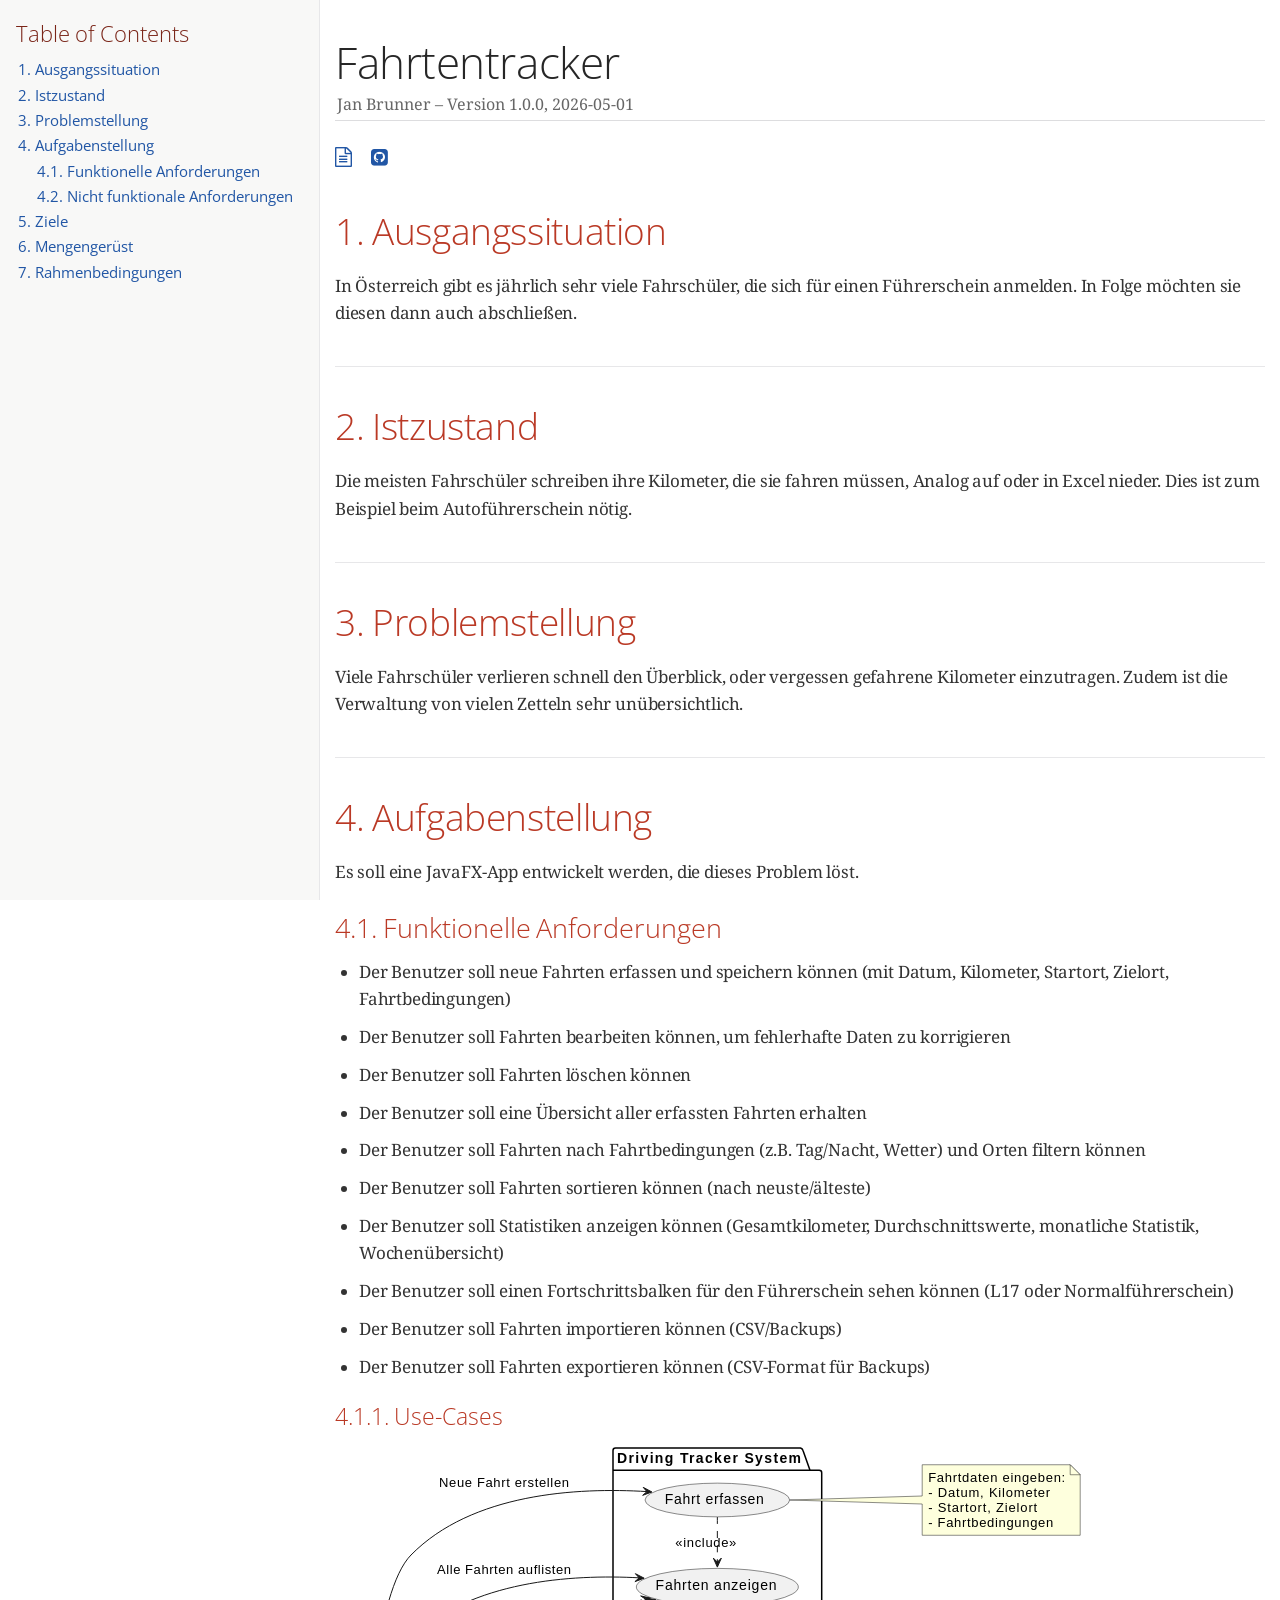
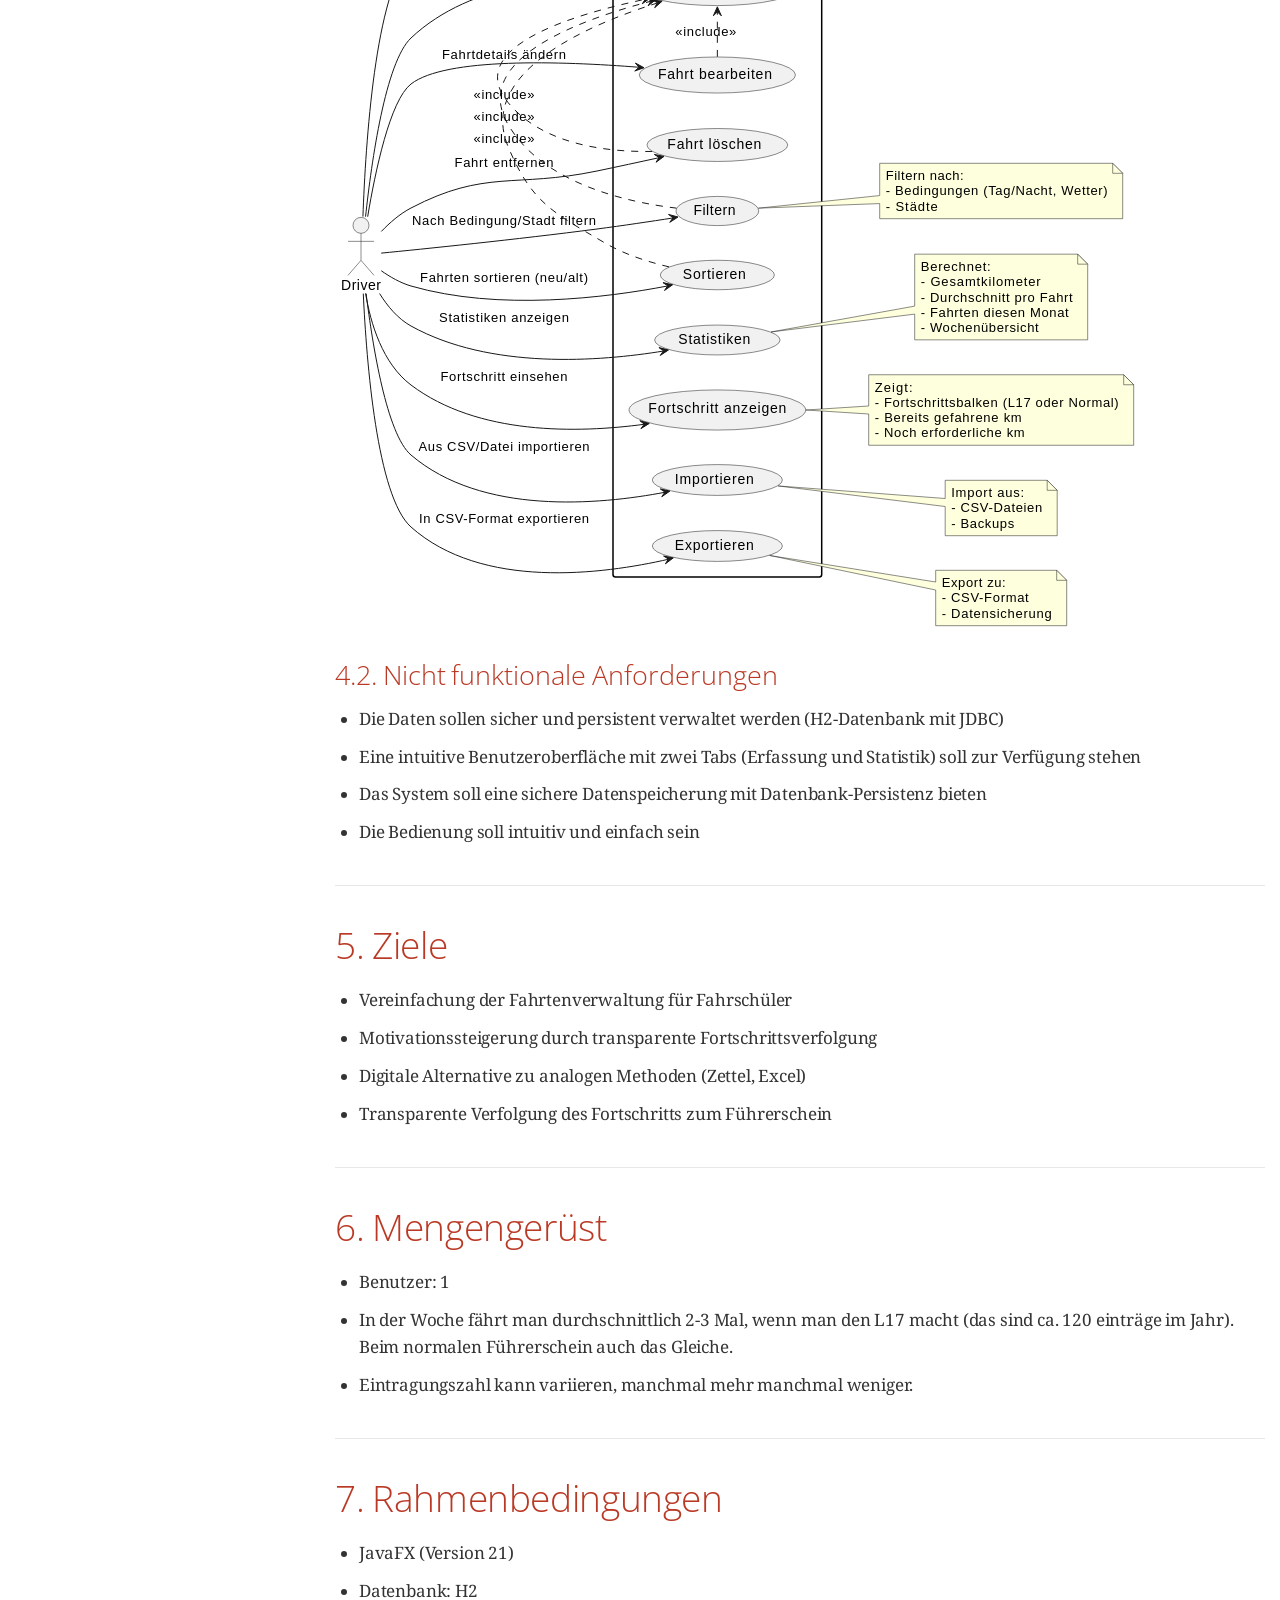
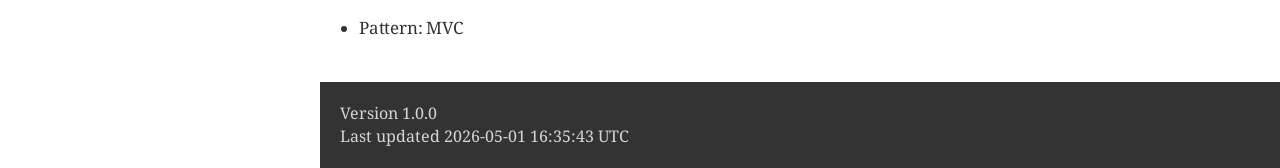
<file: specification.html>
<!DOCTYPE html>
<html lang="en">
<head>
<meta charset="UTF-8">
<meta http-equiv="X-UA-Compatible" content="IE=edge">
<meta name="viewport" content="width=device-width, initial-scale=1.0">
<meta name="generator" content="Asciidoctor 2.0.20">
<meta name="author" content="Jan Brunner">
<link rel="icon" type="image/png" href="themes/favicon.png">
<title>Fahrtentracker</title>
<link rel="stylesheet" href="https://fonts.googleapis.com/css?family=Open+Sans:300,300italic,400,400italic,600,600italic%7CNoto+Serif:400,400italic,700,700italic%7CDroid+Sans+Mono:400,700">
<style>
/*! Asciidoctor default stylesheet | MIT License | https://asciidoctor.org */
/* Uncomment the following line when using as a custom stylesheet */
/* @import "https://fonts.googleapis.com/css?family=Open+Sans:300,300italic,400,400italic,600,600italic%7CNoto+Serif:400,400italic,700,700italic%7CDroid+Sans+Mono:400,700"; */
html{font-family:sans-serif;-webkit-text-size-adjust:100%}
a{background:none}
a:focus{outline:thin dotted}
a:active,a:hover{outline:0}
h1{font-size:2em;margin:.67em 0}
b,strong{font-weight:bold}
abbr{font-size:.9em}
abbr[title]{cursor:help;border-bottom:1px dotted #dddddf;text-decoration:none}
dfn{font-style:italic}
hr{height:0}
mark{background:#ff0;color:#000}
code,kbd,pre,samp{font-family:monospace;font-size:1em}
pre{white-space:pre-wrap}
q{quotes:"\201C" "\201D" "\2018" "\2019"}
small{font-size:80%}
sub,sup{font-size:75%;line-height:0;position:relative;vertical-align:baseline}
sup{top:-.5em}
sub{bottom:-.25em}
img{border:0}
svg:not(:root){overflow:hidden}
figure{margin:0}
audio,video{display:inline-block}
audio:not([controls]){display:none;height:0}
fieldset{border:1px solid silver;margin:0 2px;padding:.35em .625em .75em}
legend{border:0;padding:0}
button,input,select,textarea{font-family:inherit;font-size:100%;margin:0}
button,input{line-height:normal}
button,select{text-transform:none}
button,html input[type=button],input[type=reset],input[type=submit]{-webkit-appearance:button;cursor:pointer}
button[disabled],html input[disabled]{cursor:default}
input[type=checkbox],input[type=radio]{padding:0}
button::-moz-focus-inner,input::-moz-focus-inner{border:0;padding:0}
textarea{overflow:auto;vertical-align:top}
table{border-collapse:collapse;border-spacing:0}
*,::before,::after{box-sizing:border-box}
html,body{font-size:100%}
body{background:#fff;color:rgba(0,0,0,.8);padding:0;margin:0;font-family:"Noto Serif","DejaVu Serif",serif;line-height:1;position:relative;cursor:auto;-moz-tab-size:4;-o-tab-size:4;tab-size:4;word-wrap:anywhere;-moz-osx-font-smoothing:grayscale;-webkit-font-smoothing:antialiased}
a:hover{cursor:pointer}
img,object,embed{max-width:100%;height:auto}
object,embed{height:100%}
img{-ms-interpolation-mode:bicubic}
.left{float:left!important}
.right{float:right!important}
.text-left{text-align:left!important}
.text-right{text-align:right!important}
.text-center{text-align:center!important}
.text-justify{text-align:justify!important}
.hide{display:none}
img,object,svg{display:inline-block;vertical-align:middle}
textarea{height:auto;min-height:50px}
select{width:100%}
.subheader,.admonitionblock td.content>.title,.audioblock>.title,.exampleblock>.title,.imageblock>.title,.listingblock>.title,.literalblock>.title,.stemblock>.title,.openblock>.title,.paragraph>.title,.quoteblock>.title,table.tableblock>.title,.verseblock>.title,.videoblock>.title,.dlist>.title,.olist>.title,.ulist>.title,.qlist>.title,.hdlist>.title{line-height:1.45;color:#7a2518;font-weight:400;margin-top:0;margin-bottom:.25em}
div,dl,dt,dd,ul,ol,li,h1,h2,h3,#toctitle,.sidebarblock>.content>.title,h4,h5,h6,pre,form,p,blockquote,th,td{margin:0;padding:0}
a{color:#2156a5;text-decoration:underline;line-height:inherit}
a:hover,a:focus{color:#1d4b8f}
a img{border:0}
p{line-height:1.6;margin-bottom:1.25em;text-rendering:optimizeLegibility}
p aside{font-size:.875em;line-height:1.35;font-style:italic}
h1,h2,h3,#toctitle,.sidebarblock>.content>.title,h4,h5,h6{font-family:"Open Sans","DejaVu Sans",sans-serif;font-weight:300;font-style:normal;color:#ba3925;text-rendering:optimizeLegibility;margin-top:1em;margin-bottom:.5em;line-height:1.0125em}
h1 small,h2 small,h3 small,#toctitle small,.sidebarblock>.content>.title small,h4 small,h5 small,h6 small{font-size:60%;color:#e99b8f;line-height:0}
h1{font-size:2.125em}
h2{font-size:1.6875em}
h3,#toctitle,.sidebarblock>.content>.title{font-size:1.375em}
h4,h5{font-size:1.125em}
h6{font-size:1em}
hr{border:solid #dddddf;border-width:1px 0 0;clear:both;margin:1.25em 0 1.1875em}
em,i{font-style:italic;line-height:inherit}
strong,b{font-weight:bold;line-height:inherit}
small{font-size:60%;line-height:inherit}
code{font-family:"Droid Sans Mono","DejaVu Sans Mono",monospace;font-weight:400;color:rgba(0,0,0,.9)}
ul,ol,dl{line-height:1.6;margin-bottom:1.25em;list-style-position:outside;font-family:inherit}
ul,ol{margin-left:1.5em}
ul li ul,ul li ol{margin-left:1.25em;margin-bottom:0}
ul.circle{list-style-type:circle}
ul.disc{list-style-type:disc}
ul.square{list-style-type:square}
ul.circle ul:not([class]),ul.disc ul:not([class]),ul.square ul:not([class]){list-style:inherit}
ol li ul,ol li ol{margin-left:1.25em;margin-bottom:0}
dl dt{margin-bottom:.3125em;font-weight:bold}
dl dd{margin-bottom:1.25em}
blockquote{margin:0 0 1.25em;padding:.5625em 1.25em 0 1.1875em;border-left:1px solid #ddd}
blockquote,blockquote p{line-height:1.6;color:rgba(0,0,0,.85)}
@media screen and (min-width:768px){h1,h2,h3,#toctitle,.sidebarblock>.content>.title,h4,h5,h6{line-height:1.2}
h1{font-size:2.75em}
h2{font-size:2.3125em}
h3,#toctitle,.sidebarblock>.content>.title{font-size:1.6875em}
h4{font-size:1.4375em}}
table{background:#fff;margin-bottom:1.25em;border:1px solid #dedede;word-wrap:normal}
table thead,table tfoot{background:#f7f8f7}
table thead tr th,table thead tr td,table tfoot tr th,table tfoot tr td{padding:.5em .625em .625em;font-size:inherit;color:rgba(0,0,0,.8);text-align:left}
table tr th,table tr td{padding:.5625em .625em;font-size:inherit;color:rgba(0,0,0,.8)}
table tr.even,table tr.alt{background:#f8f8f7}
table thead tr th,table tfoot tr th,table tbody tr td,table tr td,table tfoot tr td{line-height:1.6}
h1,h2,h3,#toctitle,.sidebarblock>.content>.title,h4,h5,h6{line-height:1.2;word-spacing:-.05em}
h1 strong,h2 strong,h3 strong,#toctitle strong,.sidebarblock>.content>.title strong,h4 strong,h5 strong,h6 strong{font-weight:400}
.center{margin-left:auto;margin-right:auto}
.stretch{width:100%}
.clearfix::before,.clearfix::after,.float-group::before,.float-group::after{content:" ";display:table}
.clearfix::after,.float-group::after{clear:both}
:not(pre).nobreak{word-wrap:normal}
:not(pre).nowrap{white-space:nowrap}
:not(pre).pre-wrap{white-space:pre-wrap}
:not(pre):not([class^=L])>code{font-size:.9375em;font-style:normal!important;letter-spacing:0;padding:.1em .5ex;word-spacing:-.15em;background:#f7f7f8;border-radius:4px;line-height:1.45;text-rendering:optimizeSpeed}
pre{color:rgba(0,0,0,.9);font-family:"Droid Sans Mono","DejaVu Sans Mono",monospace;line-height:1.45;text-rendering:optimizeSpeed}
pre code,pre pre{color:inherit;font-size:inherit;line-height:inherit}
pre>code{display:block}
pre.nowrap,pre.nowrap pre{white-space:pre;word-wrap:normal}
em em{font-style:normal}
strong strong{font-weight:400}
.keyseq{color:rgba(51,51,51,.8)}
kbd{font-family:"Droid Sans Mono","DejaVu Sans Mono",monospace;display:inline-block;color:rgba(0,0,0,.8);font-size:.65em;line-height:1.45;background:#f7f7f7;border:1px solid #ccc;border-radius:3px;box-shadow:0 1px 0 rgba(0,0,0,.2),inset 0 0 0 .1em #fff;margin:0 .15em;padding:.2em .5em;vertical-align:middle;position:relative;top:-.1em;white-space:nowrap}
.keyseq kbd:first-child{margin-left:0}
.keyseq kbd:last-child{margin-right:0}
.menuseq,.menuref{color:#000}
.menuseq b:not(.caret),.menuref{font-weight:inherit}
.menuseq{word-spacing:-.02em}
.menuseq b.caret{font-size:1.25em;line-height:.8}
.menuseq i.caret{font-weight:bold;text-align:center;width:.45em}
b.button::before,b.button::after{position:relative;top:-1px;font-weight:400}
b.button::before{content:"[";padding:0 3px 0 2px}
b.button::after{content:"]";padding:0 2px 0 3px}
p a>code:hover{color:rgba(0,0,0,.9)}
#header,#content,#footnotes,#footer{width:100%;margin:0 auto;max-width:62.5em;*zoom:1;position:relative;padding-left:.9375em;padding-right:.9375em}
#header::before,#header::after,#content::before,#content::after,#footnotes::before,#footnotes::after,#footer::before,#footer::after{content:" ";display:table}
#header::after,#content::after,#footnotes::after,#footer::after{clear:both}
#content{margin-top:1.25em}
#content::before{content:none}
#header>h1:first-child{color:rgba(0,0,0,.85);margin-top:2.25rem;margin-bottom:0}
#header>h1:first-child+#toc{margin-top:8px;border-top:1px solid #dddddf}
#header>h1:only-child,body.toc2 #header>h1:nth-last-child(2){border-bottom:1px solid #dddddf;padding-bottom:8px}
#header .details{border-bottom:1px solid #dddddf;line-height:1.45;padding-top:.25em;padding-bottom:.25em;padding-left:.25em;color:rgba(0,0,0,.6);display:flex;flex-flow:row wrap}
#header .details span:first-child{margin-left:-.125em}
#header .details span.email a{color:rgba(0,0,0,.85)}
#header .details br{display:none}
#header .details br+span::before{content:"\00a0\2013\00a0"}
#header .details br+span.author::before{content:"\00a0\22c5\00a0";color:rgba(0,0,0,.85)}
#header .details br+span#revremark::before{content:"\00a0|\00a0"}
#header #revnumber{text-transform:capitalize}
#header #revnumber::after{content:"\00a0"}
#content>h1:first-child:not([class]){color:rgba(0,0,0,.85);border-bottom:1px solid #dddddf;padding-bottom:8px;margin-top:0;padding-top:1rem;margin-bottom:1.25rem}
#toc{border-bottom:1px solid #e7e7e9;padding-bottom:.5em}
#toc>ul{margin-left:.125em}
#toc ul.sectlevel0>li>a{font-style:italic}
#toc ul.sectlevel0 ul.sectlevel1{margin:.5em 0}
#toc ul{font-family:"Open Sans","DejaVu Sans",sans-serif;list-style-type:none}
#toc li{line-height:1.3334;margin-top:.3334em}
#toc a{text-decoration:none}
#toc a:active{text-decoration:underline}
#toctitle{color:#7a2518;font-size:1.2em}
@media screen and (min-width:768px){#toctitle{font-size:1.375em}
body.toc2{padding-left:15em;padding-right:0}
#toc.toc2{margin-top:0!important;background:#f8f8f7;position:fixed;width:15em;left:0;top:0;border-right:1px solid #e7e7e9;border-top-width:0!important;border-bottom-width:0!important;z-index:1000;padding:1.25em 1em;height:100%;overflow:auto}
#toc.toc2 #toctitle{margin-top:0;margin-bottom:.8rem;font-size:1.2em}
#toc.toc2>ul{font-size:.9em;margin-bottom:0}
#toc.toc2 ul ul{margin-left:0;padding-left:1em}
#toc.toc2 ul.sectlevel0 ul.sectlevel1{padding-left:0;margin-top:.5em;margin-bottom:.5em}
body.toc2.toc-right{padding-left:0;padding-right:15em}
body.toc2.toc-right #toc.toc2{border-right-width:0;border-left:1px solid #e7e7e9;left:auto;right:0}}
@media screen and (min-width:1280px){body.toc2{padding-left:20em;padding-right:0}
#toc.toc2{width:20em}
#toc.toc2 #toctitle{font-size:1.375em}
#toc.toc2>ul{font-size:.95em}
#toc.toc2 ul ul{padding-left:1.25em}
body.toc2.toc-right{padding-left:0;padding-right:20em}}
#content #toc{border:1px solid #e0e0dc;margin-bottom:1.25em;padding:1.25em;background:#f8f8f7;border-radius:4px}
#content #toc>:first-child{margin-top:0}
#content #toc>:last-child{margin-bottom:0}
#footer{max-width:none;background:rgba(0,0,0,.8);padding:1.25em}
#footer-text{color:hsla(0,0%,100%,.8);line-height:1.44}
#content{margin-bottom:.625em}
.sect1{padding-bottom:.625em}
@media screen and (min-width:768px){#content{margin-bottom:1.25em}
.sect1{padding-bottom:1.25em}}
.sect1:last-child{padding-bottom:0}
.sect1+.sect1{border-top:1px solid #e7e7e9}
#content h1>a.anchor,h2>a.anchor,h3>a.anchor,#toctitle>a.anchor,.sidebarblock>.content>.title>a.anchor,h4>a.anchor,h5>a.anchor,h6>a.anchor{position:absolute;z-index:1001;width:1.5ex;margin-left:-1.5ex;display:block;text-decoration:none!important;visibility:hidden;text-align:center;font-weight:400}
#content h1>a.anchor::before,h2>a.anchor::before,h3>a.anchor::before,#toctitle>a.anchor::before,.sidebarblock>.content>.title>a.anchor::before,h4>a.anchor::before,h5>a.anchor::before,h6>a.anchor::before{content:"\00A7";font-size:.85em;display:block;padding-top:.1em}
#content h1:hover>a.anchor,#content h1>a.anchor:hover,h2:hover>a.anchor,h2>a.anchor:hover,h3:hover>a.anchor,#toctitle:hover>a.anchor,.sidebarblock>.content>.title:hover>a.anchor,h3>a.anchor:hover,#toctitle>a.anchor:hover,.sidebarblock>.content>.title>a.anchor:hover,h4:hover>a.anchor,h4>a.anchor:hover,h5:hover>a.anchor,h5>a.anchor:hover,h6:hover>a.anchor,h6>a.anchor:hover{visibility:visible}
#content h1>a.link,h2>a.link,h3>a.link,#toctitle>a.link,.sidebarblock>.content>.title>a.link,h4>a.link,h5>a.link,h6>a.link{color:#ba3925;text-decoration:none}
#content h1>a.link:hover,h2>a.link:hover,h3>a.link:hover,#toctitle>a.link:hover,.sidebarblock>.content>.title>a.link:hover,h4>a.link:hover,h5>a.link:hover,h6>a.link:hover{color:#a53221}
details,.audioblock,.imageblock,.literalblock,.listingblock,.stemblock,.videoblock{margin-bottom:1.25em}
details{margin-left:1.25rem}
details>summary{cursor:pointer;display:block;position:relative;line-height:1.6;margin-bottom:.625rem;outline:none;-webkit-tap-highlight-color:transparent}
details>summary::-webkit-details-marker{display:none}
details>summary::before{content:"";border:solid transparent;border-left:solid;border-width:.3em 0 .3em .5em;position:absolute;top:.5em;left:-1.25rem;transform:translateX(15%)}
details[open]>summary::before{border:solid transparent;border-top:solid;border-width:.5em .3em 0;transform:translateY(15%)}
details>summary::after{content:"";width:1.25rem;height:1em;position:absolute;top:.3em;left:-1.25rem}
.admonitionblock td.content>.title,.audioblock>.title,.exampleblock>.title,.imageblock>.title,.listingblock>.title,.literalblock>.title,.stemblock>.title,.openblock>.title,.paragraph>.title,.quoteblock>.title,table.tableblock>.title,.verseblock>.title,.videoblock>.title,.dlist>.title,.olist>.title,.ulist>.title,.qlist>.title,.hdlist>.title{text-rendering:optimizeLegibility;text-align:left;font-family:"Noto Serif","DejaVu Serif",serif;font-size:1rem;font-style:italic}
table.tableblock.fit-content>caption.title{white-space:nowrap;width:0}
.paragraph.lead>p,#preamble>.sectionbody>[class=paragraph]:first-of-type p{font-size:1.21875em;line-height:1.6;color:rgba(0,0,0,.85)}
.admonitionblock>table{border-collapse:separate;border:0;background:none;width:100%}
.admonitionblock>table td.icon{text-align:center;width:80px}
.admonitionblock>table td.icon img{max-width:none}
.admonitionblock>table td.icon .title{font-weight:bold;font-family:"Open Sans","DejaVu Sans",sans-serif;text-transform:uppercase}
.admonitionblock>table td.content{padding-left:1.125em;padding-right:1.25em;border-left:1px solid #dddddf;color:rgba(0,0,0,.6);word-wrap:anywhere}
.admonitionblock>table td.content>:last-child>:last-child{margin-bottom:0}
.exampleblock>.content{border:1px solid #e6e6e6;margin-bottom:1.25em;padding:1.25em;background:#fff;border-radius:4px}
.sidebarblock{border:1px solid #dbdbd6;margin-bottom:1.25em;padding:1.25em;background:#f3f3f2;border-radius:4px}
.sidebarblock>.content>.title{color:#7a2518;margin-top:0;text-align:center}
.exampleblock>.content>:first-child,.sidebarblock>.content>:first-child{margin-top:0}
.exampleblock>.content>:last-child,.exampleblock>.content>:last-child>:last-child,.exampleblock>.content .olist>ol>li:last-child>:last-child,.exampleblock>.content .ulist>ul>li:last-child>:last-child,.exampleblock>.content .qlist>ol>li:last-child>:last-child,.sidebarblock>.content>:last-child,.sidebarblock>.content>:last-child>:last-child,.sidebarblock>.content .olist>ol>li:last-child>:last-child,.sidebarblock>.content .ulist>ul>li:last-child>:last-child,.sidebarblock>.content .qlist>ol>li:last-child>:last-child{margin-bottom:0}
.literalblock pre,.listingblock>.content>pre{border-radius:4px;overflow-x:auto;padding:1em;font-size:.8125em}
@media screen and (min-width:768px){.literalblock pre,.listingblock>.content>pre{font-size:.90625em}}
@media screen and (min-width:1280px){.literalblock pre,.listingblock>.content>pre{font-size:1em}}
.literalblock pre,.listingblock>.content>pre:not(.highlight),.listingblock>.content>pre[class=highlight],.listingblock>.content>pre[class^="highlight "]{background:#f7f7f8}
.literalblock.output pre{color:#f7f7f8;background:rgba(0,0,0,.9)}
.listingblock>.content{position:relative}
.listingblock code[data-lang]::before{display:none;content:attr(data-lang);position:absolute;font-size:.75em;top:.425rem;right:.5rem;line-height:1;text-transform:uppercase;color:inherit;opacity:.5}
.listingblock:hover code[data-lang]::before{display:block}
.listingblock.terminal pre .command::before{content:attr(data-prompt);padding-right:.5em;color:inherit;opacity:.5}
.listingblock.terminal pre .command:not([data-prompt])::before{content:"$"}
.listingblock pre.highlightjs{padding:0}
.listingblock pre.highlightjs>code{padding:1em;border-radius:4px}
.listingblock pre.prettyprint{border-width:0}
.prettyprint{background:#f7f7f8}
pre.prettyprint .linenums{line-height:1.45;margin-left:2em}
pre.prettyprint li{background:none;list-style-type:inherit;padding-left:0}
pre.prettyprint li code[data-lang]::before{opacity:1}
pre.prettyprint li:not(:first-child) code[data-lang]::before{display:none}
table.linenotable{border-collapse:separate;border:0;margin-bottom:0;background:none}
table.linenotable td[class]{color:inherit;vertical-align:top;padding:0;line-height:inherit;white-space:normal}
table.linenotable td.code{padding-left:.75em}
table.linenotable td.linenos,pre.pygments .linenos{border-right:1px solid;opacity:.35;padding-right:.5em;-webkit-user-select:none;-moz-user-select:none;-ms-user-select:none;user-select:none}
pre.pygments span.linenos{display:inline-block;margin-right:.75em}
.quoteblock{margin:0 1em 1.25em 1.5em;display:table}
.quoteblock:not(.excerpt)>.title{margin-left:-1.5em;margin-bottom:.75em}
.quoteblock blockquote,.quoteblock p{color:rgba(0,0,0,.85);font-size:1.15rem;line-height:1.75;word-spacing:.1em;letter-spacing:0;font-style:italic;text-align:justify}
.quoteblock blockquote{margin:0;padding:0;border:0}
.quoteblock blockquote::before{content:"\201c";float:left;font-size:2.75em;font-weight:bold;line-height:.6em;margin-left:-.6em;color:#7a2518;text-shadow:0 1px 2px rgba(0,0,0,.1)}
.quoteblock blockquote>.paragraph:last-child p{margin-bottom:0}
.quoteblock .attribution{margin-top:.75em;margin-right:.5ex;text-align:right}
.verseblock{margin:0 1em 1.25em}
.verseblock pre{font-family:"Open Sans","DejaVu Sans",sans-serif;font-size:1.15rem;color:rgba(0,0,0,.85);font-weight:300;text-rendering:optimizeLegibility}
.verseblock pre strong{font-weight:400}
.verseblock .attribution{margin-top:1.25rem;margin-left:.5ex}
.quoteblock .attribution,.verseblock .attribution{font-size:.9375em;line-height:1.45;font-style:italic}
.quoteblock .attribution br,.verseblock .attribution br{display:none}
.quoteblock .attribution cite,.verseblock .attribution cite{display:block;letter-spacing:-.025em;color:rgba(0,0,0,.6)}
.quoteblock.abstract blockquote::before,.quoteblock.excerpt blockquote::before,.quoteblock .quoteblock blockquote::before{display:none}
.quoteblock.abstract blockquote,.quoteblock.abstract p,.quoteblock.excerpt blockquote,.quoteblock.excerpt p,.quoteblock .quoteblock blockquote,.quoteblock .quoteblock p{line-height:1.6;word-spacing:0}
.quoteblock.abstract{margin:0 1em 1.25em;display:block}
.quoteblock.abstract>.title{margin:0 0 .375em;font-size:1.15em;text-align:center}
.quoteblock.excerpt>blockquote,.quoteblock .quoteblock{padding:0 0 .25em 1em;border-left:.25em solid #dddddf}
.quoteblock.excerpt,.quoteblock .quoteblock{margin-left:0}
.quoteblock.excerpt blockquote,.quoteblock.excerpt p,.quoteblock .quoteblock blockquote,.quoteblock .quoteblock p{color:inherit;font-size:1.0625rem}
.quoteblock.excerpt .attribution,.quoteblock .quoteblock .attribution{color:inherit;font-size:.85rem;text-align:left;margin-right:0}
p.tableblock:last-child{margin-bottom:0}
td.tableblock>.content{margin-bottom:1.25em;word-wrap:anywhere}
td.tableblock>.content>:last-child{margin-bottom:-1.25em}
table.tableblock,th.tableblock,td.tableblock{border:0 solid #dedede}
table.grid-all>*>tr>*{border-width:1px}
table.grid-cols>*>tr>*{border-width:0 1px}
table.grid-rows>*>tr>*{border-width:1px 0}
table.frame-all{border-width:1px}
table.frame-ends{border-width:1px 0}
table.frame-sides{border-width:0 1px}
table.frame-none>colgroup+*>:first-child>*,table.frame-sides>colgroup+*>:first-child>*{border-top-width:0}
table.frame-none>:last-child>:last-child>*,table.frame-sides>:last-child>:last-child>*{border-bottom-width:0}
table.frame-none>*>tr>:first-child,table.frame-ends>*>tr>:first-child{border-left-width:0}
table.frame-none>*>tr>:last-child,table.frame-ends>*>tr>:last-child{border-right-width:0}
table.stripes-all>*>tr,table.stripes-odd>*>tr:nth-of-type(odd),table.stripes-even>*>tr:nth-of-type(even),table.stripes-hover>*>tr:hover{background:#f8f8f7}
th.halign-left,td.halign-left{text-align:left}
th.halign-right,td.halign-right{text-align:right}
th.halign-center,td.halign-center{text-align:center}
th.valign-top,td.valign-top{vertical-align:top}
th.valign-bottom,td.valign-bottom{vertical-align:bottom}
th.valign-middle,td.valign-middle{vertical-align:middle}
table thead th,table tfoot th{font-weight:bold}
tbody tr th{background:#f7f8f7}
tbody tr th,tbody tr th p,tfoot tr th,tfoot tr th p{color:rgba(0,0,0,.8);font-weight:bold}
p.tableblock>code:only-child{background:none;padding:0}
p.tableblock{font-size:1em}
ol{margin-left:1.75em}
ul li ol{margin-left:1.5em}
dl dd{margin-left:1.125em}
dl dd:last-child,dl dd:last-child>:last-child{margin-bottom:0}
li p,ul dd,ol dd,.olist .olist,.ulist .ulist,.ulist .olist,.olist .ulist{margin-bottom:.625em}
ul.checklist,ul.none,ol.none,ul.no-bullet,ol.no-bullet,ol.unnumbered,ul.unstyled,ol.unstyled{list-style-type:none}
ul.no-bullet,ol.no-bullet,ol.unnumbered{margin-left:.625em}
ul.unstyled,ol.unstyled{margin-left:0}
li>p:empty:only-child::before{content:"";display:inline-block}
ul.checklist>li>p:first-child{margin-left:-1em}
ul.checklist>li>p:first-child>.fa-square-o:first-child,ul.checklist>li>p:first-child>.fa-check-square-o:first-child{width:1.25em;font-size:.8em;position:relative;bottom:.125em}
ul.checklist>li>p:first-child>input[type=checkbox]:first-child{margin-right:.25em}
ul.inline{display:flex;flex-flow:row wrap;list-style:none;margin:0 0 .625em -1.25em}
ul.inline>li{margin-left:1.25em}
.unstyled dl dt{font-weight:400;font-style:normal}
ol.arabic{list-style-type:decimal}
ol.decimal{list-style-type:decimal-leading-zero}
ol.loweralpha{list-style-type:lower-alpha}
ol.upperalpha{list-style-type:upper-alpha}
ol.lowerroman{list-style-type:lower-roman}
ol.upperroman{list-style-type:upper-roman}
ol.lowergreek{list-style-type:lower-greek}
.hdlist>table,.colist>table{border:0;background:none}
.hdlist>table>tbody>tr,.colist>table>tbody>tr{background:none}
td.hdlist1,td.hdlist2{vertical-align:top;padding:0 .625em}
td.hdlist1{font-weight:bold;padding-bottom:1.25em}
td.hdlist2{word-wrap:anywhere}
.literalblock+.colist,.listingblock+.colist{margin-top:-.5em}
.colist td:not([class]):first-child{padding:.4em .75em 0;line-height:1;vertical-align:top}
.colist td:not([class]):first-child img{max-width:none}
.colist td:not([class]):last-child{padding:.25em 0}
.thumb,.th{line-height:0;display:inline-block;border:4px solid #fff;box-shadow:0 0 0 1px #ddd}
.imageblock.left{margin:.25em .625em 1.25em 0}
.imageblock.right{margin:.25em 0 1.25em .625em}
.imageblock>.title{margin-bottom:0}
.imageblock.thumb,.imageblock.th{border-width:6px}
.imageblock.thumb>.title,.imageblock.th>.title{padding:0 .125em}
.image.left,.image.right{margin-top:.25em;margin-bottom:.25em;display:inline-block;line-height:0}
.image.left{margin-right:.625em}
.image.right{margin-left:.625em}
a.image{text-decoration:none;display:inline-block}
a.image object{pointer-events:none}
sup.footnote,sup.footnoteref{font-size:.875em;position:static;vertical-align:super}
sup.footnote a,sup.footnoteref a{text-decoration:none}
sup.footnote a:active,sup.footnoteref a:active{text-decoration:underline}
#footnotes{padding-top:.75em;padding-bottom:.75em;margin-bottom:.625em}
#footnotes hr{width:20%;min-width:6.25em;margin:-.25em 0 .75em;border-width:1px 0 0}
#footnotes .footnote{padding:0 .375em 0 .225em;line-height:1.3334;font-size:.875em;margin-left:1.2em;margin-bottom:.2em}
#footnotes .footnote a:first-of-type{font-weight:bold;text-decoration:none;margin-left:-1.05em}
#footnotes .footnote:last-of-type{margin-bottom:0}
#content #footnotes{margin-top:-.625em;margin-bottom:0;padding:.75em 0}
div.unbreakable{page-break-inside:avoid}
.big{font-size:larger}
.small{font-size:smaller}
.underline{text-decoration:underline}
.overline{text-decoration:overline}
.line-through{text-decoration:line-through}
.aqua{color:#00bfbf}
.aqua-background{background:#00fafa}
.black{color:#000}
.black-background{background:#000}
.blue{color:#0000bf}
.blue-background{background:#0000fa}
.fuchsia{color:#bf00bf}
.fuchsia-background{background:#fa00fa}
.gray{color:#606060}
.gray-background{background:#7d7d7d}
.green{color:#006000}
.green-background{background:#007d00}
.lime{color:#00bf00}
.lime-background{background:#00fa00}
.maroon{color:#600000}
.maroon-background{background:#7d0000}
.navy{color:#000060}
.navy-background{background:#00007d}
.olive{color:#606000}
.olive-background{background:#7d7d00}
.purple{color:#600060}
.purple-background{background:#7d007d}
.red{color:#bf0000}
.red-background{background:#fa0000}
.silver{color:#909090}
.silver-background{background:#bcbcbc}
.teal{color:#006060}
.teal-background{background:#007d7d}
.white{color:#bfbfbf}
.white-background{background:#fafafa}
.yellow{color:#bfbf00}
.yellow-background{background:#fafa00}
span.icon>.fa{cursor:default}
a span.icon>.fa{cursor:inherit}
.admonitionblock td.icon [class^="fa icon-"]{font-size:2.5em;text-shadow:1px 1px 2px rgba(0,0,0,.5);cursor:default}
.admonitionblock td.icon .icon-note::before{content:"\f05a";color:#19407c}
.admonitionblock td.icon .icon-tip::before{content:"\f0eb";text-shadow:1px 1px 2px rgba(155,155,0,.8);color:#111}
.admonitionblock td.icon .icon-warning::before{content:"\f071";color:#bf6900}
.admonitionblock td.icon .icon-caution::before{content:"\f06d";color:#bf3400}
.admonitionblock td.icon .icon-important::before{content:"\f06a";color:#bf0000}
.conum[data-value]{display:inline-block;color:#fff!important;background:rgba(0,0,0,.8);border-radius:50%;text-align:center;font-size:.75em;width:1.67em;height:1.67em;line-height:1.67em;font-family:"Open Sans","DejaVu Sans",sans-serif;font-style:normal;font-weight:bold}
.conum[data-value] *{color:#fff!important}
.conum[data-value]+b{display:none}
.conum[data-value]::after{content:attr(data-value)}
pre .conum[data-value]{position:relative;top:-.125em}
b.conum *{color:inherit!important}
.conum:not([data-value]):empty{display:none}
dt,th.tableblock,td.content,div.footnote{text-rendering:optimizeLegibility}
h1,h2,p,td.content,span.alt,summary{letter-spacing:-.01em}
p strong,td.content strong,div.footnote strong{letter-spacing:-.005em}
p,blockquote,dt,td.content,td.hdlist1,span.alt,summary{font-size:1.0625rem}
p{margin-bottom:1.25rem}
.sidebarblock p,.sidebarblock dt,.sidebarblock td.content,p.tableblock{font-size:1em}
.exampleblock>.content{background:#fffef7;border-color:#e0e0dc;box-shadow:0 1px 4px #e0e0dc}
.print-only{display:none!important}
@page{margin:1.25cm .75cm}
@media print{*{box-shadow:none!important;text-shadow:none!important}
html{font-size:80%}
a{color:inherit!important;text-decoration:underline!important}
a.bare,a[href^="#"],a[href^="mailto:"]{text-decoration:none!important}
a[href^="http:"]:not(.bare)::after,a[href^="https:"]:not(.bare)::after{content:"(" attr(href) ")";display:inline-block;font-size:.875em;padding-left:.25em}
abbr[title]{border-bottom:1px dotted}
abbr[title]::after{content:" (" attr(title) ")"}
pre,blockquote,tr,img,object,svg{page-break-inside:avoid}
thead{display:table-header-group}
svg{max-width:100%}
p,blockquote,dt,td.content{font-size:1em;orphans:3;widows:3}
h2,h3,#toctitle,.sidebarblock>.content>.title{page-break-after:avoid}
#header,#content,#footnotes,#footer{max-width:none}
#toc,.sidebarblock,.exampleblock>.content{background:none!important}
#toc{border-bottom:1px solid #dddddf!important;padding-bottom:0!important}
body.book #header{text-align:center}
body.book #header>h1:first-child{border:0!important;margin:2.5em 0 1em}
body.book #header .details{border:0!important;display:block;padding:0!important}
body.book #header .details span:first-child{margin-left:0!important}
body.book #header .details br{display:block}
body.book #header .details br+span::before{content:none!important}
body.book #toc{border:0!important;text-align:left!important;padding:0!important;margin:0!important}
body.book #toc,body.book #preamble,body.book h1.sect0,body.book .sect1>h2{page-break-before:always}
.listingblock code[data-lang]::before{display:block}
#footer{padding:0 .9375em}
.hide-on-print{display:none!important}
.print-only{display:block!important}
.hide-for-print{display:none!important}
.show-for-print{display:inherit!important}}
@media amzn-kf8,print{#header>h1:first-child{margin-top:1.25rem}
.sect1{padding:0!important}
.sect1+.sect1{border:0}
#footer{background:none}
#footer-text{color:rgba(0,0,0,.6);font-size:.9em}}
@media amzn-kf8{#header,#content,#footnotes,#footer{padding:0}}
</style>
<link rel="stylesheet" href="https://cdnjs.cloudflare.com/ajax/libs/font-awesome/4.7.0/css/font-awesome.min.css">
</head>
<body class="article toc2 toc-left">
<div id="header">
<h1>Fahrtentracker</h1>
<div class="details">
<span id="author" class="author">Jan Brunner</span><br>
<span id="revnumber">version 1.0.0,</span>
<span id="revdate">2026-05-01</span>
</div>
<div id="toc" class="toc2">
<div id="toctitle">Table of Contents</div>
<ul class="sectlevel1">
<li><a href="#_ausgangssituation">1. Ausgangssituation</a></li>
<li><a href="#_istzustand">2. Istzustand</a></li>
<li><a href="#_problemstellung">3. Problemstellung</a></li>
<li><a href="#_aufgabenstellung">4. Aufgabenstellung</a>
<ul class="sectlevel2">
<li><a href="#_funktionelle_anforderungen">4.1. Funktionelle Anforderungen</a></li>
<li><a href="#_nicht_funktionale_anforderungen">4.2. Nicht funktionale Anforderungen</a></li>
</ul>
</li>
<li><a href="#_ziele">5. Ziele</a></li>
<li><a href="#_mengengerüst">6. Mengengerüst</a></li>
<li><a href="#_rahmenbedingungen">7. Rahmenbedingungen</a></li>
</ul>
</div>
</div>
<div id="content">
<div id="preamble">
<div class="sectionbody">
<div class="paragraph">
<p><span class="icon"><a class="image" href="https://github.com/JBrunnerhtl/Driving_Tracker_Java_Docs/blob/main/asciidocs/docs/specification.adoc"><i class="fa fa-file-text-o"></i></a></span> ‏ ‏ ‎
<span class="icon"><a class="image" href="https://github.com/JBrunnerhtl/Driving_Tracker_Java_Docs"><i class="fa fa-github-square"></i></a></span> ‏ ‏ ‎</p>
</div>
</div>
</div>
<div class="sect1">
<h2 id="_ausgangssituation"><a class="anchor" href="#_ausgangssituation"></a>1. Ausgangssituation</h2>
<div class="sectionbody">
<div class="paragraph">
<p>In Österreich gibt es jährlich sehr viele Fahrschüler, die sich für einen Führerschein anmelden. In Folge möchten sie diesen dann auch abschließen.</p>
</div>
</div>
</div>
<div class="sect1">
<h2 id="_istzustand"><a class="anchor" href="#_istzustand"></a>2. Istzustand</h2>
<div class="sectionbody">
<div class="paragraph">
<p>Die meisten Fahrschüler schreiben ihre Kilometer, die sie fahren müssen, Analog auf oder in Excel nieder. Dies ist zum Beispiel beim Autoführerschein nötig.</p>
</div>
</div>
</div>
<div class="sect1">
<h2 id="_problemstellung"><a class="anchor" href="#_problemstellung"></a>3. Problemstellung</h2>
<div class="sectionbody">
<div class="paragraph">
<p>Viele Fahrschüler verlieren schnell den Überblick, oder vergessen gefahrene Kilometer einzutragen. Zudem ist die Verwaltung von vielen Zetteln sehr unübersichtlich.</p>
</div>
</div>
</div>
<div class="sect1">
<h2 id="_aufgabenstellung"><a class="anchor" href="#_aufgabenstellung"></a>4. Aufgabenstellung</h2>
<div class="sectionbody">
<div class="paragraph">
<p>Es soll eine JavaFX-App entwickelt werden, die dieses Problem löst.</p>
</div>
<div class="sect2">
<h3 id="_funktionelle_anforderungen"><a class="anchor" href="#_funktionelle_anforderungen"></a>4.1. Funktionelle Anforderungen</h3>
<div class="ulist">
<ul>
<li>
<p>Der Benutzer soll neue Fahrten erfassen und speichern können (mit Datum, Kilometer, Startort, Zielort, Fahrtbedingungen)</p>
</li>
<li>
<p>Der Benutzer soll Fahrten bearbeiten können, um fehlerhafte Daten zu korrigieren</p>
</li>
<li>
<p>Der Benutzer soll Fahrten löschen können</p>
</li>
<li>
<p>Der Benutzer soll eine Übersicht aller erfassten Fahrten erhalten</p>
</li>
<li>
<p>Der Benutzer soll Fahrten nach Fahrtbedingungen (z.B. Tag/Nacht, Wetter) und Orten filtern können</p>
</li>
<li>
<p>Der Benutzer soll Fahrten sortieren können (nach neuste/älteste)</p>
</li>
<li>
<p>Der Benutzer soll Statistiken anzeigen können (Gesamtkilometer, Durchschnittswerte, monatliche Statistik, Wochenübersicht)</p>
</li>
<li>
<p>Der Benutzer soll einen Fortschrittsbalken für den Führerschein sehen können (L17 oder Normalführerschein)</p>
</li>
<li>
<p>Der Benutzer soll Fahrten importieren können (CSV/Backups)</p>
</li>
<li>
<p>Der Benutzer soll Fahrten exportieren können (CSV-Format für Backups)</p>
</li>
</ul>
</div>
<div class="sect3">
<h4 id="_use_cases"><a class="anchor" href="#_use_cases"></a>4.1.1. Use-Cases</h4>
<div class="imageblock">
<div class="content">
<img src="images/usecase.svg" alt="usecase" width="805" height="790">
</div>
</div>
</div>
</div>
<div class="sect2">
<h3 id="_nicht_funktionale_anforderungen"><a class="anchor" href="#_nicht_funktionale_anforderungen"></a>4.2. Nicht funktionale Anforderungen</h3>
<div class="ulist">
<ul>
<li>
<p>Die Daten sollen sicher und persistent verwaltet werden (H2-Datenbank mit JDBC)</p>
</li>
<li>
<p>Eine intuitive Benutzeroberfläche mit zwei Tabs (Erfassung und Statistik) soll zur Verfügung stehen</p>
</li>
<li>
<p>Das System soll eine sichere Datenspeicherung mit Datenbank-Persistenz bieten</p>
</li>
<li>
<p>Die Bedienung soll intuitiv und einfach sein</p>
</li>
</ul>
</div>
</div>
</div>
</div>
<div class="sect1">
<h2 id="_ziele"><a class="anchor" href="#_ziele"></a>5. Ziele</h2>
<div class="sectionbody">
<div class="ulist">
<ul>
<li>
<p>Vereinfachung der Fahrtenverwaltung für Fahrschüler</p>
</li>
<li>
<p>Motivationssteigerung durch transparente Fortschrittsverfolgung</p>
</li>
<li>
<p>Digitale Alternative zu analogen Methoden (Zettel, Excel)</p>
</li>
<li>
<p>Transparente Verfolgung des Fortschritts zum Führerschein</p>
</li>
</ul>
</div>
</div>
</div>
<div class="sect1">
<h2 id="_mengengerüst"><a class="anchor" href="#_mengengerüst"></a>6. Mengengerüst</h2>
<div class="sectionbody">
<div class="ulist">
<ul>
<li>
<p>Benutzer: 1</p>
</li>
<li>
<p>In der Woche fährt man durchschnittlich 2-3 Mal, wenn man den L17 macht (das sind ca. 120 einträge im Jahr). Beim normalen Führerschein auch das Gleiche.</p>
</li>
<li>
<p>Eintragungszahl kann variieren, manchmal mehr manchmal weniger.</p>
</li>
</ul>
</div>
</div>
</div>
<div class="sect1">
<h2 id="_rahmenbedingungen"><a class="anchor" href="#_rahmenbedingungen"></a>7. Rahmenbedingungen</h2>
<div class="sectionbody">
<div class="ulist">
<ul>
<li>
<p>JavaFX (Version 21)</p>
</li>
<li>
<p>Datenbank: H2</p>
</li>
<li>
<p>Pattern: MVC</p>
</li>
</ul>
</div>
</div>
</div>
</div>
<div id="footer">
<div id="footer-text">
Version 1.0.0<br>
Last updated 2026-05-01 16:35:43 UTC
</div>
</div>
</body>
</html>
</file>
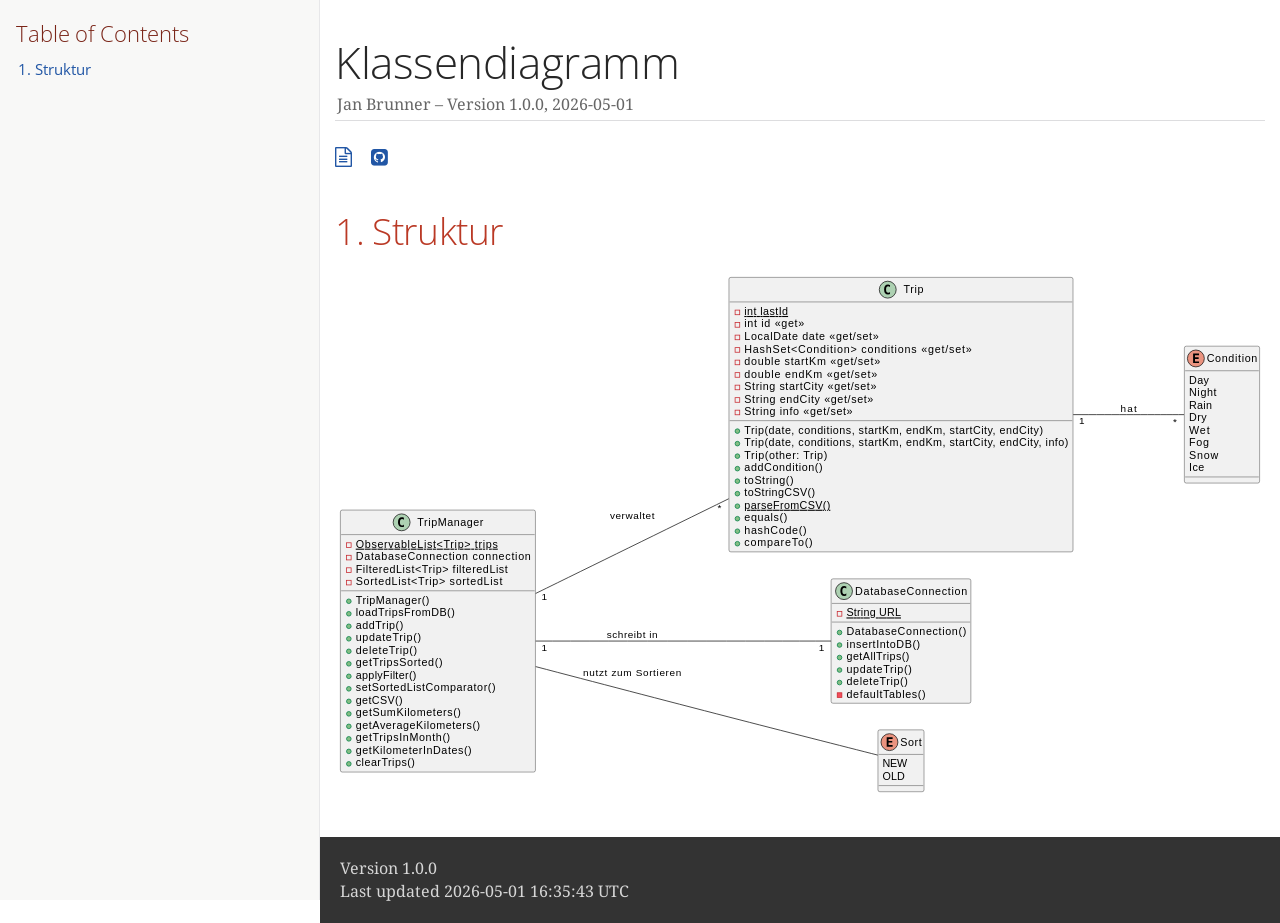
<file: structure.html>
<!DOCTYPE html>
<html lang="en">
<head>
<meta charset="UTF-8">
<meta http-equiv="X-UA-Compatible" content="IE=edge">
<meta name="viewport" content="width=device-width, initial-scale=1.0">
<meta name="generator" content="Asciidoctor 2.0.20">
<meta name="author" content="Jan Brunner">
<link rel="icon" type="image/png" href="themes/favicon.png">
<title>Klassendiagramm</title>
<link rel="stylesheet" href="https://fonts.googleapis.com/css?family=Open+Sans:300,300italic,400,400italic,600,600italic%7CNoto+Serif:400,400italic,700,700italic%7CDroid+Sans+Mono:400,700">
<style>
/*! Asciidoctor default stylesheet | MIT License | https://asciidoctor.org */
/* Uncomment the following line when using as a custom stylesheet */
/* @import "https://fonts.googleapis.com/css?family=Open+Sans:300,300italic,400,400italic,600,600italic%7CNoto+Serif:400,400italic,700,700italic%7CDroid+Sans+Mono:400,700"; */
html{font-family:sans-serif;-webkit-text-size-adjust:100%}
a{background:none}
a:focus{outline:thin dotted}
a:active,a:hover{outline:0}
h1{font-size:2em;margin:.67em 0}
b,strong{font-weight:bold}
abbr{font-size:.9em}
abbr[title]{cursor:help;border-bottom:1px dotted #dddddf;text-decoration:none}
dfn{font-style:italic}
hr{height:0}
mark{background:#ff0;color:#000}
code,kbd,pre,samp{font-family:monospace;font-size:1em}
pre{white-space:pre-wrap}
q{quotes:"\201C" "\201D" "\2018" "\2019"}
small{font-size:80%}
sub,sup{font-size:75%;line-height:0;position:relative;vertical-align:baseline}
sup{top:-.5em}
sub{bottom:-.25em}
img{border:0}
svg:not(:root){overflow:hidden}
figure{margin:0}
audio,video{display:inline-block}
audio:not([controls]){display:none;height:0}
fieldset{border:1px solid silver;margin:0 2px;padding:.35em .625em .75em}
legend{border:0;padding:0}
button,input,select,textarea{font-family:inherit;font-size:100%;margin:0}
button,input{line-height:normal}
button,select{text-transform:none}
button,html input[type=button],input[type=reset],input[type=submit]{-webkit-appearance:button;cursor:pointer}
button[disabled],html input[disabled]{cursor:default}
input[type=checkbox],input[type=radio]{padding:0}
button::-moz-focus-inner,input::-moz-focus-inner{border:0;padding:0}
textarea{overflow:auto;vertical-align:top}
table{border-collapse:collapse;border-spacing:0}
*,::before,::after{box-sizing:border-box}
html,body{font-size:100%}
body{background:#fff;color:rgba(0,0,0,.8);padding:0;margin:0;font-family:"Noto Serif","DejaVu Serif",serif;line-height:1;position:relative;cursor:auto;-moz-tab-size:4;-o-tab-size:4;tab-size:4;word-wrap:anywhere;-moz-osx-font-smoothing:grayscale;-webkit-font-smoothing:antialiased}
a:hover{cursor:pointer}
img,object,embed{max-width:100%;height:auto}
object,embed{height:100%}
img{-ms-interpolation-mode:bicubic}
.left{float:left!important}
.right{float:right!important}
.text-left{text-align:left!important}
.text-right{text-align:right!important}
.text-center{text-align:center!important}
.text-justify{text-align:justify!important}
.hide{display:none}
img,object,svg{display:inline-block;vertical-align:middle}
textarea{height:auto;min-height:50px}
select{width:100%}
.subheader,.admonitionblock td.content>.title,.audioblock>.title,.exampleblock>.title,.imageblock>.title,.listingblock>.title,.literalblock>.title,.stemblock>.title,.openblock>.title,.paragraph>.title,.quoteblock>.title,table.tableblock>.title,.verseblock>.title,.videoblock>.title,.dlist>.title,.olist>.title,.ulist>.title,.qlist>.title,.hdlist>.title{line-height:1.45;color:#7a2518;font-weight:400;margin-top:0;margin-bottom:.25em}
div,dl,dt,dd,ul,ol,li,h1,h2,h3,#toctitle,.sidebarblock>.content>.title,h4,h5,h6,pre,form,p,blockquote,th,td{margin:0;padding:0}
a{color:#2156a5;text-decoration:underline;line-height:inherit}
a:hover,a:focus{color:#1d4b8f}
a img{border:0}
p{line-height:1.6;margin-bottom:1.25em;text-rendering:optimizeLegibility}
p aside{font-size:.875em;line-height:1.35;font-style:italic}
h1,h2,h3,#toctitle,.sidebarblock>.content>.title,h4,h5,h6{font-family:"Open Sans","DejaVu Sans",sans-serif;font-weight:300;font-style:normal;color:#ba3925;text-rendering:optimizeLegibility;margin-top:1em;margin-bottom:.5em;line-height:1.0125em}
h1 small,h2 small,h3 small,#toctitle small,.sidebarblock>.content>.title small,h4 small,h5 small,h6 small{font-size:60%;color:#e99b8f;line-height:0}
h1{font-size:2.125em}
h2{font-size:1.6875em}
h3,#toctitle,.sidebarblock>.content>.title{font-size:1.375em}
h4,h5{font-size:1.125em}
h6{font-size:1em}
hr{border:solid #dddddf;border-width:1px 0 0;clear:both;margin:1.25em 0 1.1875em}
em,i{font-style:italic;line-height:inherit}
strong,b{font-weight:bold;line-height:inherit}
small{font-size:60%;line-height:inherit}
code{font-family:"Droid Sans Mono","DejaVu Sans Mono",monospace;font-weight:400;color:rgba(0,0,0,.9)}
ul,ol,dl{line-height:1.6;margin-bottom:1.25em;list-style-position:outside;font-family:inherit}
ul,ol{margin-left:1.5em}
ul li ul,ul li ol{margin-left:1.25em;margin-bottom:0}
ul.circle{list-style-type:circle}
ul.disc{list-style-type:disc}
ul.square{list-style-type:square}
ul.circle ul:not([class]),ul.disc ul:not([class]),ul.square ul:not([class]){list-style:inherit}
ol li ul,ol li ol{margin-left:1.25em;margin-bottom:0}
dl dt{margin-bottom:.3125em;font-weight:bold}
dl dd{margin-bottom:1.25em}
blockquote{margin:0 0 1.25em;padding:.5625em 1.25em 0 1.1875em;border-left:1px solid #ddd}
blockquote,blockquote p{line-height:1.6;color:rgba(0,0,0,.85)}
@media screen and (min-width:768px){h1,h2,h3,#toctitle,.sidebarblock>.content>.title,h4,h5,h6{line-height:1.2}
h1{font-size:2.75em}
h2{font-size:2.3125em}
h3,#toctitle,.sidebarblock>.content>.title{font-size:1.6875em}
h4{font-size:1.4375em}}
table{background:#fff;margin-bottom:1.25em;border:1px solid #dedede;word-wrap:normal}
table thead,table tfoot{background:#f7f8f7}
table thead tr th,table thead tr td,table tfoot tr th,table tfoot tr td{padding:.5em .625em .625em;font-size:inherit;color:rgba(0,0,0,.8);text-align:left}
table tr th,table tr td{padding:.5625em .625em;font-size:inherit;color:rgba(0,0,0,.8)}
table tr.even,table tr.alt{background:#f8f8f7}
table thead tr th,table tfoot tr th,table tbody tr td,table tr td,table tfoot tr td{line-height:1.6}
h1,h2,h3,#toctitle,.sidebarblock>.content>.title,h4,h5,h6{line-height:1.2;word-spacing:-.05em}
h1 strong,h2 strong,h3 strong,#toctitle strong,.sidebarblock>.content>.title strong,h4 strong,h5 strong,h6 strong{font-weight:400}
.center{margin-left:auto;margin-right:auto}
.stretch{width:100%}
.clearfix::before,.clearfix::after,.float-group::before,.float-group::after{content:" ";display:table}
.clearfix::after,.float-group::after{clear:both}
:not(pre).nobreak{word-wrap:normal}
:not(pre).nowrap{white-space:nowrap}
:not(pre).pre-wrap{white-space:pre-wrap}
:not(pre):not([class^=L])>code{font-size:.9375em;font-style:normal!important;letter-spacing:0;padding:.1em .5ex;word-spacing:-.15em;background:#f7f7f8;border-radius:4px;line-height:1.45;text-rendering:optimizeSpeed}
pre{color:rgba(0,0,0,.9);font-family:"Droid Sans Mono","DejaVu Sans Mono",monospace;line-height:1.45;text-rendering:optimizeSpeed}
pre code,pre pre{color:inherit;font-size:inherit;line-height:inherit}
pre>code{display:block}
pre.nowrap,pre.nowrap pre{white-space:pre;word-wrap:normal}
em em{font-style:normal}
strong strong{font-weight:400}
.keyseq{color:rgba(51,51,51,.8)}
kbd{font-family:"Droid Sans Mono","DejaVu Sans Mono",monospace;display:inline-block;color:rgba(0,0,0,.8);font-size:.65em;line-height:1.45;background:#f7f7f7;border:1px solid #ccc;border-radius:3px;box-shadow:0 1px 0 rgba(0,0,0,.2),inset 0 0 0 .1em #fff;margin:0 .15em;padding:.2em .5em;vertical-align:middle;position:relative;top:-.1em;white-space:nowrap}
.keyseq kbd:first-child{margin-left:0}
.keyseq kbd:last-child{margin-right:0}
.menuseq,.menuref{color:#000}
.menuseq b:not(.caret),.menuref{font-weight:inherit}
.menuseq{word-spacing:-.02em}
.menuseq b.caret{font-size:1.25em;line-height:.8}
.menuseq i.caret{font-weight:bold;text-align:center;width:.45em}
b.button::before,b.button::after{position:relative;top:-1px;font-weight:400}
b.button::before{content:"[";padding:0 3px 0 2px}
b.button::after{content:"]";padding:0 2px 0 3px}
p a>code:hover{color:rgba(0,0,0,.9)}
#header,#content,#footnotes,#footer{width:100%;margin:0 auto;max-width:62.5em;*zoom:1;position:relative;padding-left:.9375em;padding-right:.9375em}
#header::before,#header::after,#content::before,#content::after,#footnotes::before,#footnotes::after,#footer::before,#footer::after{content:" ";display:table}
#header::after,#content::after,#footnotes::after,#footer::after{clear:both}
#content{margin-top:1.25em}
#content::before{content:none}
#header>h1:first-child{color:rgba(0,0,0,.85);margin-top:2.25rem;margin-bottom:0}
#header>h1:first-child+#toc{margin-top:8px;border-top:1px solid #dddddf}
#header>h1:only-child,body.toc2 #header>h1:nth-last-child(2){border-bottom:1px solid #dddddf;padding-bottom:8px}
#header .details{border-bottom:1px solid #dddddf;line-height:1.45;padding-top:.25em;padding-bottom:.25em;padding-left:.25em;color:rgba(0,0,0,.6);display:flex;flex-flow:row wrap}
#header .details span:first-child{margin-left:-.125em}
#header .details span.email a{color:rgba(0,0,0,.85)}
#header .details br{display:none}
#header .details br+span::before{content:"\00a0\2013\00a0"}
#header .details br+span.author::before{content:"\00a0\22c5\00a0";color:rgba(0,0,0,.85)}
#header .details br+span#revremark::before{content:"\00a0|\00a0"}
#header #revnumber{text-transform:capitalize}
#header #revnumber::after{content:"\00a0"}
#content>h1:first-child:not([class]){color:rgba(0,0,0,.85);border-bottom:1px solid #dddddf;padding-bottom:8px;margin-top:0;padding-top:1rem;margin-bottom:1.25rem}
#toc{border-bottom:1px solid #e7e7e9;padding-bottom:.5em}
#toc>ul{margin-left:.125em}
#toc ul.sectlevel0>li>a{font-style:italic}
#toc ul.sectlevel0 ul.sectlevel1{margin:.5em 0}
#toc ul{font-family:"Open Sans","DejaVu Sans",sans-serif;list-style-type:none}
#toc li{line-height:1.3334;margin-top:.3334em}
#toc a{text-decoration:none}
#toc a:active{text-decoration:underline}
#toctitle{color:#7a2518;font-size:1.2em}
@media screen and (min-width:768px){#toctitle{font-size:1.375em}
body.toc2{padding-left:15em;padding-right:0}
#toc.toc2{margin-top:0!important;background:#f8f8f7;position:fixed;width:15em;left:0;top:0;border-right:1px solid #e7e7e9;border-top-width:0!important;border-bottom-width:0!important;z-index:1000;padding:1.25em 1em;height:100%;overflow:auto}
#toc.toc2 #toctitle{margin-top:0;margin-bottom:.8rem;font-size:1.2em}
#toc.toc2>ul{font-size:.9em;margin-bottom:0}
#toc.toc2 ul ul{margin-left:0;padding-left:1em}
#toc.toc2 ul.sectlevel0 ul.sectlevel1{padding-left:0;margin-top:.5em;margin-bottom:.5em}
body.toc2.toc-right{padding-left:0;padding-right:15em}
body.toc2.toc-right #toc.toc2{border-right-width:0;border-left:1px solid #e7e7e9;left:auto;right:0}}
@media screen and (min-width:1280px){body.toc2{padding-left:20em;padding-right:0}
#toc.toc2{width:20em}
#toc.toc2 #toctitle{font-size:1.375em}
#toc.toc2>ul{font-size:.95em}
#toc.toc2 ul ul{padding-left:1.25em}
body.toc2.toc-right{padding-left:0;padding-right:20em}}
#content #toc{border:1px solid #e0e0dc;margin-bottom:1.25em;padding:1.25em;background:#f8f8f7;border-radius:4px}
#content #toc>:first-child{margin-top:0}
#content #toc>:last-child{margin-bottom:0}
#footer{max-width:none;background:rgba(0,0,0,.8);padding:1.25em}
#footer-text{color:hsla(0,0%,100%,.8);line-height:1.44}
#content{margin-bottom:.625em}
.sect1{padding-bottom:.625em}
@media screen and (min-width:768px){#content{margin-bottom:1.25em}
.sect1{padding-bottom:1.25em}}
.sect1:last-child{padding-bottom:0}
.sect1+.sect1{border-top:1px solid #e7e7e9}
#content h1>a.anchor,h2>a.anchor,h3>a.anchor,#toctitle>a.anchor,.sidebarblock>.content>.title>a.anchor,h4>a.anchor,h5>a.anchor,h6>a.anchor{position:absolute;z-index:1001;width:1.5ex;margin-left:-1.5ex;display:block;text-decoration:none!important;visibility:hidden;text-align:center;font-weight:400}
#content h1>a.anchor::before,h2>a.anchor::before,h3>a.anchor::before,#toctitle>a.anchor::before,.sidebarblock>.content>.title>a.anchor::before,h4>a.anchor::before,h5>a.anchor::before,h6>a.anchor::before{content:"\00A7";font-size:.85em;display:block;padding-top:.1em}
#content h1:hover>a.anchor,#content h1>a.anchor:hover,h2:hover>a.anchor,h2>a.anchor:hover,h3:hover>a.anchor,#toctitle:hover>a.anchor,.sidebarblock>.content>.title:hover>a.anchor,h3>a.anchor:hover,#toctitle>a.anchor:hover,.sidebarblock>.content>.title>a.anchor:hover,h4:hover>a.anchor,h4>a.anchor:hover,h5:hover>a.anchor,h5>a.anchor:hover,h6:hover>a.anchor,h6>a.anchor:hover{visibility:visible}
#content h1>a.link,h2>a.link,h3>a.link,#toctitle>a.link,.sidebarblock>.content>.title>a.link,h4>a.link,h5>a.link,h6>a.link{color:#ba3925;text-decoration:none}
#content h1>a.link:hover,h2>a.link:hover,h3>a.link:hover,#toctitle>a.link:hover,.sidebarblock>.content>.title>a.link:hover,h4>a.link:hover,h5>a.link:hover,h6>a.link:hover{color:#a53221}
details,.audioblock,.imageblock,.literalblock,.listingblock,.stemblock,.videoblock{margin-bottom:1.25em}
details{margin-left:1.25rem}
details>summary{cursor:pointer;display:block;position:relative;line-height:1.6;margin-bottom:.625rem;outline:none;-webkit-tap-highlight-color:transparent}
details>summary::-webkit-details-marker{display:none}
details>summary::before{content:"";border:solid transparent;border-left:solid;border-width:.3em 0 .3em .5em;position:absolute;top:.5em;left:-1.25rem;transform:translateX(15%)}
details[open]>summary::before{border:solid transparent;border-top:solid;border-width:.5em .3em 0;transform:translateY(15%)}
details>summary::after{content:"";width:1.25rem;height:1em;position:absolute;top:.3em;left:-1.25rem}
.admonitionblock td.content>.title,.audioblock>.title,.exampleblock>.title,.imageblock>.title,.listingblock>.title,.literalblock>.title,.stemblock>.title,.openblock>.title,.paragraph>.title,.quoteblock>.title,table.tableblock>.title,.verseblock>.title,.videoblock>.title,.dlist>.title,.olist>.title,.ulist>.title,.qlist>.title,.hdlist>.title{text-rendering:optimizeLegibility;text-align:left;font-family:"Noto Serif","DejaVu Serif",serif;font-size:1rem;font-style:italic}
table.tableblock.fit-content>caption.title{white-space:nowrap;width:0}
.paragraph.lead>p,#preamble>.sectionbody>[class=paragraph]:first-of-type p{font-size:1.21875em;line-height:1.6;color:rgba(0,0,0,.85)}
.admonitionblock>table{border-collapse:separate;border:0;background:none;width:100%}
.admonitionblock>table td.icon{text-align:center;width:80px}
.admonitionblock>table td.icon img{max-width:none}
.admonitionblock>table td.icon .title{font-weight:bold;font-family:"Open Sans","DejaVu Sans",sans-serif;text-transform:uppercase}
.admonitionblock>table td.content{padding-left:1.125em;padding-right:1.25em;border-left:1px solid #dddddf;color:rgba(0,0,0,.6);word-wrap:anywhere}
.admonitionblock>table td.content>:last-child>:last-child{margin-bottom:0}
.exampleblock>.content{border:1px solid #e6e6e6;margin-bottom:1.25em;padding:1.25em;background:#fff;border-radius:4px}
.sidebarblock{border:1px solid #dbdbd6;margin-bottom:1.25em;padding:1.25em;background:#f3f3f2;border-radius:4px}
.sidebarblock>.content>.title{color:#7a2518;margin-top:0;text-align:center}
.exampleblock>.content>:first-child,.sidebarblock>.content>:first-child{margin-top:0}
.exampleblock>.content>:last-child,.exampleblock>.content>:last-child>:last-child,.exampleblock>.content .olist>ol>li:last-child>:last-child,.exampleblock>.content .ulist>ul>li:last-child>:last-child,.exampleblock>.content .qlist>ol>li:last-child>:last-child,.sidebarblock>.content>:last-child,.sidebarblock>.content>:last-child>:last-child,.sidebarblock>.content .olist>ol>li:last-child>:last-child,.sidebarblock>.content .ulist>ul>li:last-child>:last-child,.sidebarblock>.content .qlist>ol>li:last-child>:last-child{margin-bottom:0}
.literalblock pre,.listingblock>.content>pre{border-radius:4px;overflow-x:auto;padding:1em;font-size:.8125em}
@media screen and (min-width:768px){.literalblock pre,.listingblock>.content>pre{font-size:.90625em}}
@media screen and (min-width:1280px){.literalblock pre,.listingblock>.content>pre{font-size:1em}}
.literalblock pre,.listingblock>.content>pre:not(.highlight),.listingblock>.content>pre[class=highlight],.listingblock>.content>pre[class^="highlight "]{background:#f7f7f8}
.literalblock.output pre{color:#f7f7f8;background:rgba(0,0,0,.9)}
.listingblock>.content{position:relative}
.listingblock code[data-lang]::before{display:none;content:attr(data-lang);position:absolute;font-size:.75em;top:.425rem;right:.5rem;line-height:1;text-transform:uppercase;color:inherit;opacity:.5}
.listingblock:hover code[data-lang]::before{display:block}
.listingblock.terminal pre .command::before{content:attr(data-prompt);padding-right:.5em;color:inherit;opacity:.5}
.listingblock.terminal pre .command:not([data-prompt])::before{content:"$"}
.listingblock pre.highlightjs{padding:0}
.listingblock pre.highlightjs>code{padding:1em;border-radius:4px}
.listingblock pre.prettyprint{border-width:0}
.prettyprint{background:#f7f7f8}
pre.prettyprint .linenums{line-height:1.45;margin-left:2em}
pre.prettyprint li{background:none;list-style-type:inherit;padding-left:0}
pre.prettyprint li code[data-lang]::before{opacity:1}
pre.prettyprint li:not(:first-child) code[data-lang]::before{display:none}
table.linenotable{border-collapse:separate;border:0;margin-bottom:0;background:none}
table.linenotable td[class]{color:inherit;vertical-align:top;padding:0;line-height:inherit;white-space:normal}
table.linenotable td.code{padding-left:.75em}
table.linenotable td.linenos,pre.pygments .linenos{border-right:1px solid;opacity:.35;padding-right:.5em;-webkit-user-select:none;-moz-user-select:none;-ms-user-select:none;user-select:none}
pre.pygments span.linenos{display:inline-block;margin-right:.75em}
.quoteblock{margin:0 1em 1.25em 1.5em;display:table}
.quoteblock:not(.excerpt)>.title{margin-left:-1.5em;margin-bottom:.75em}
.quoteblock blockquote,.quoteblock p{color:rgba(0,0,0,.85);font-size:1.15rem;line-height:1.75;word-spacing:.1em;letter-spacing:0;font-style:italic;text-align:justify}
.quoteblock blockquote{margin:0;padding:0;border:0}
.quoteblock blockquote::before{content:"\201c";float:left;font-size:2.75em;font-weight:bold;line-height:.6em;margin-left:-.6em;color:#7a2518;text-shadow:0 1px 2px rgba(0,0,0,.1)}
.quoteblock blockquote>.paragraph:last-child p{margin-bottom:0}
.quoteblock .attribution{margin-top:.75em;margin-right:.5ex;text-align:right}
.verseblock{margin:0 1em 1.25em}
.verseblock pre{font-family:"Open Sans","DejaVu Sans",sans-serif;font-size:1.15rem;color:rgba(0,0,0,.85);font-weight:300;text-rendering:optimizeLegibility}
.verseblock pre strong{font-weight:400}
.verseblock .attribution{margin-top:1.25rem;margin-left:.5ex}
.quoteblock .attribution,.verseblock .attribution{font-size:.9375em;line-height:1.45;font-style:italic}
.quoteblock .attribution br,.verseblock .attribution br{display:none}
.quoteblock .attribution cite,.verseblock .attribution cite{display:block;letter-spacing:-.025em;color:rgba(0,0,0,.6)}
.quoteblock.abstract blockquote::before,.quoteblock.excerpt blockquote::before,.quoteblock .quoteblock blockquote::before{display:none}
.quoteblock.abstract blockquote,.quoteblock.abstract p,.quoteblock.excerpt blockquote,.quoteblock.excerpt p,.quoteblock .quoteblock blockquote,.quoteblock .quoteblock p{line-height:1.6;word-spacing:0}
.quoteblock.abstract{margin:0 1em 1.25em;display:block}
.quoteblock.abstract>.title{margin:0 0 .375em;font-size:1.15em;text-align:center}
.quoteblock.excerpt>blockquote,.quoteblock .quoteblock{padding:0 0 .25em 1em;border-left:.25em solid #dddddf}
.quoteblock.excerpt,.quoteblock .quoteblock{margin-left:0}
.quoteblock.excerpt blockquote,.quoteblock.excerpt p,.quoteblock .quoteblock blockquote,.quoteblock .quoteblock p{color:inherit;font-size:1.0625rem}
.quoteblock.excerpt .attribution,.quoteblock .quoteblock .attribution{color:inherit;font-size:.85rem;text-align:left;margin-right:0}
p.tableblock:last-child{margin-bottom:0}
td.tableblock>.content{margin-bottom:1.25em;word-wrap:anywhere}
td.tableblock>.content>:last-child{margin-bottom:-1.25em}
table.tableblock,th.tableblock,td.tableblock{border:0 solid #dedede}
table.grid-all>*>tr>*{border-width:1px}
table.grid-cols>*>tr>*{border-width:0 1px}
table.grid-rows>*>tr>*{border-width:1px 0}
table.frame-all{border-width:1px}
table.frame-ends{border-width:1px 0}
table.frame-sides{border-width:0 1px}
table.frame-none>colgroup+*>:first-child>*,table.frame-sides>colgroup+*>:first-child>*{border-top-width:0}
table.frame-none>:last-child>:last-child>*,table.frame-sides>:last-child>:last-child>*{border-bottom-width:0}
table.frame-none>*>tr>:first-child,table.frame-ends>*>tr>:first-child{border-left-width:0}
table.frame-none>*>tr>:last-child,table.frame-ends>*>tr>:last-child{border-right-width:0}
table.stripes-all>*>tr,table.stripes-odd>*>tr:nth-of-type(odd),table.stripes-even>*>tr:nth-of-type(even),table.stripes-hover>*>tr:hover{background:#f8f8f7}
th.halign-left,td.halign-left{text-align:left}
th.halign-right,td.halign-right{text-align:right}
th.halign-center,td.halign-center{text-align:center}
th.valign-top,td.valign-top{vertical-align:top}
th.valign-bottom,td.valign-bottom{vertical-align:bottom}
th.valign-middle,td.valign-middle{vertical-align:middle}
table thead th,table tfoot th{font-weight:bold}
tbody tr th{background:#f7f8f7}
tbody tr th,tbody tr th p,tfoot tr th,tfoot tr th p{color:rgba(0,0,0,.8);font-weight:bold}
p.tableblock>code:only-child{background:none;padding:0}
p.tableblock{font-size:1em}
ol{margin-left:1.75em}
ul li ol{margin-left:1.5em}
dl dd{margin-left:1.125em}
dl dd:last-child,dl dd:last-child>:last-child{margin-bottom:0}
li p,ul dd,ol dd,.olist .olist,.ulist .ulist,.ulist .olist,.olist .ulist{margin-bottom:.625em}
ul.checklist,ul.none,ol.none,ul.no-bullet,ol.no-bullet,ol.unnumbered,ul.unstyled,ol.unstyled{list-style-type:none}
ul.no-bullet,ol.no-bullet,ol.unnumbered{margin-left:.625em}
ul.unstyled,ol.unstyled{margin-left:0}
li>p:empty:only-child::before{content:"";display:inline-block}
ul.checklist>li>p:first-child{margin-left:-1em}
ul.checklist>li>p:first-child>.fa-square-o:first-child,ul.checklist>li>p:first-child>.fa-check-square-o:first-child{width:1.25em;font-size:.8em;position:relative;bottom:.125em}
ul.checklist>li>p:first-child>input[type=checkbox]:first-child{margin-right:.25em}
ul.inline{display:flex;flex-flow:row wrap;list-style:none;margin:0 0 .625em -1.25em}
ul.inline>li{margin-left:1.25em}
.unstyled dl dt{font-weight:400;font-style:normal}
ol.arabic{list-style-type:decimal}
ol.decimal{list-style-type:decimal-leading-zero}
ol.loweralpha{list-style-type:lower-alpha}
ol.upperalpha{list-style-type:upper-alpha}
ol.lowerroman{list-style-type:lower-roman}
ol.upperroman{list-style-type:upper-roman}
ol.lowergreek{list-style-type:lower-greek}
.hdlist>table,.colist>table{border:0;background:none}
.hdlist>table>tbody>tr,.colist>table>tbody>tr{background:none}
td.hdlist1,td.hdlist2{vertical-align:top;padding:0 .625em}
td.hdlist1{font-weight:bold;padding-bottom:1.25em}
td.hdlist2{word-wrap:anywhere}
.literalblock+.colist,.listingblock+.colist{margin-top:-.5em}
.colist td:not([class]):first-child{padding:.4em .75em 0;line-height:1;vertical-align:top}
.colist td:not([class]):first-child img{max-width:none}
.colist td:not([class]):last-child{padding:.25em 0}
.thumb,.th{line-height:0;display:inline-block;border:4px solid #fff;box-shadow:0 0 0 1px #ddd}
.imageblock.left{margin:.25em .625em 1.25em 0}
.imageblock.right{margin:.25em 0 1.25em .625em}
.imageblock>.title{margin-bottom:0}
.imageblock.thumb,.imageblock.th{border-width:6px}
.imageblock.thumb>.title,.imageblock.th>.title{padding:0 .125em}
.image.left,.image.right{margin-top:.25em;margin-bottom:.25em;display:inline-block;line-height:0}
.image.left{margin-right:.625em}
.image.right{margin-left:.625em}
a.image{text-decoration:none;display:inline-block}
a.image object{pointer-events:none}
sup.footnote,sup.footnoteref{font-size:.875em;position:static;vertical-align:super}
sup.footnote a,sup.footnoteref a{text-decoration:none}
sup.footnote a:active,sup.footnoteref a:active{text-decoration:underline}
#footnotes{padding-top:.75em;padding-bottom:.75em;margin-bottom:.625em}
#footnotes hr{width:20%;min-width:6.25em;margin:-.25em 0 .75em;border-width:1px 0 0}
#footnotes .footnote{padding:0 .375em 0 .225em;line-height:1.3334;font-size:.875em;margin-left:1.2em;margin-bottom:.2em}
#footnotes .footnote a:first-of-type{font-weight:bold;text-decoration:none;margin-left:-1.05em}
#footnotes .footnote:last-of-type{margin-bottom:0}
#content #footnotes{margin-top:-.625em;margin-bottom:0;padding:.75em 0}
div.unbreakable{page-break-inside:avoid}
.big{font-size:larger}
.small{font-size:smaller}
.underline{text-decoration:underline}
.overline{text-decoration:overline}
.line-through{text-decoration:line-through}
.aqua{color:#00bfbf}
.aqua-background{background:#00fafa}
.black{color:#000}
.black-background{background:#000}
.blue{color:#0000bf}
.blue-background{background:#0000fa}
.fuchsia{color:#bf00bf}
.fuchsia-background{background:#fa00fa}
.gray{color:#606060}
.gray-background{background:#7d7d7d}
.green{color:#006000}
.green-background{background:#007d00}
.lime{color:#00bf00}
.lime-background{background:#00fa00}
.maroon{color:#600000}
.maroon-background{background:#7d0000}
.navy{color:#000060}
.navy-background{background:#00007d}
.olive{color:#606000}
.olive-background{background:#7d7d00}
.purple{color:#600060}
.purple-background{background:#7d007d}
.red{color:#bf0000}
.red-background{background:#fa0000}
.silver{color:#909090}
.silver-background{background:#bcbcbc}
.teal{color:#006060}
.teal-background{background:#007d7d}
.white{color:#bfbfbf}
.white-background{background:#fafafa}
.yellow{color:#bfbf00}
.yellow-background{background:#fafa00}
span.icon>.fa{cursor:default}
a span.icon>.fa{cursor:inherit}
.admonitionblock td.icon [class^="fa icon-"]{font-size:2.5em;text-shadow:1px 1px 2px rgba(0,0,0,.5);cursor:default}
.admonitionblock td.icon .icon-note::before{content:"\f05a";color:#19407c}
.admonitionblock td.icon .icon-tip::before{content:"\f0eb";text-shadow:1px 1px 2px rgba(155,155,0,.8);color:#111}
.admonitionblock td.icon .icon-warning::before{content:"\f071";color:#bf6900}
.admonitionblock td.icon .icon-caution::before{content:"\f06d";color:#bf3400}
.admonitionblock td.icon .icon-important::before{content:"\f06a";color:#bf0000}
.conum[data-value]{display:inline-block;color:#fff!important;background:rgba(0,0,0,.8);border-radius:50%;text-align:center;font-size:.75em;width:1.67em;height:1.67em;line-height:1.67em;font-family:"Open Sans","DejaVu Sans",sans-serif;font-style:normal;font-weight:bold}
.conum[data-value] *{color:#fff!important}
.conum[data-value]+b{display:none}
.conum[data-value]::after{content:attr(data-value)}
pre .conum[data-value]{position:relative;top:-.125em}
b.conum *{color:inherit!important}
.conum:not([data-value]):empty{display:none}
dt,th.tableblock,td.content,div.footnote{text-rendering:optimizeLegibility}
h1,h2,p,td.content,span.alt,summary{letter-spacing:-.01em}
p strong,td.content strong,div.footnote strong{letter-spacing:-.005em}
p,blockquote,dt,td.content,td.hdlist1,span.alt,summary{font-size:1.0625rem}
p{margin-bottom:1.25rem}
.sidebarblock p,.sidebarblock dt,.sidebarblock td.content,p.tableblock{font-size:1em}
.exampleblock>.content{background:#fffef7;border-color:#e0e0dc;box-shadow:0 1px 4px #e0e0dc}
.print-only{display:none!important}
@page{margin:1.25cm .75cm}
@media print{*{box-shadow:none!important;text-shadow:none!important}
html{font-size:80%}
a{color:inherit!important;text-decoration:underline!important}
a.bare,a[href^="#"],a[href^="mailto:"]{text-decoration:none!important}
a[href^="http:"]:not(.bare)::after,a[href^="https:"]:not(.bare)::after{content:"(" attr(href) ")";display:inline-block;font-size:.875em;padding-left:.25em}
abbr[title]{border-bottom:1px dotted}
abbr[title]::after{content:" (" attr(title) ")"}
pre,blockquote,tr,img,object,svg{page-break-inside:avoid}
thead{display:table-header-group}
svg{max-width:100%}
p,blockquote,dt,td.content{font-size:1em;orphans:3;widows:3}
h2,h3,#toctitle,.sidebarblock>.content>.title{page-break-after:avoid}
#header,#content,#footnotes,#footer{max-width:none}
#toc,.sidebarblock,.exampleblock>.content{background:none!important}
#toc{border-bottom:1px solid #dddddf!important;padding-bottom:0!important}
body.book #header{text-align:center}
body.book #header>h1:first-child{border:0!important;margin:2.5em 0 1em}
body.book #header .details{border:0!important;display:block;padding:0!important}
body.book #header .details span:first-child{margin-left:0!important}
body.book #header .details br{display:block}
body.book #header .details br+span::before{content:none!important}
body.book #toc{border:0!important;text-align:left!important;padding:0!important;margin:0!important}
body.book #toc,body.book #preamble,body.book h1.sect0,body.book .sect1>h2{page-break-before:always}
.listingblock code[data-lang]::before{display:block}
#footer{padding:0 .9375em}
.hide-on-print{display:none!important}
.print-only{display:block!important}
.hide-for-print{display:none!important}
.show-for-print{display:inherit!important}}
@media amzn-kf8,print{#header>h1:first-child{margin-top:1.25rem}
.sect1{padding:0!important}
.sect1+.sect1{border:0}
#footer{background:none}
#footer-text{color:rgba(0,0,0,.6);font-size:.9em}}
@media amzn-kf8{#header,#content,#footnotes,#footer{padding:0}}
</style>
<link rel="stylesheet" href="https://cdnjs.cloudflare.com/ajax/libs/font-awesome/4.7.0/css/font-awesome.min.css">
</head>
<body class="article toc2 toc-left">
<div id="header">
<h1>Klassendiagramm</h1>
<div class="details">
<span id="author" class="author">Jan Brunner</span><br>
<span id="revnumber">version 1.0.0,</span>
<span id="revdate">2026-05-01</span>
</div>
<div id="toc" class="toc2">
<div id="toctitle">Table of Contents</div>
<ul class="sectlevel1">
<li><a href="#_struktur">1. Struktur</a></li>
</ul>
</div>
</div>
<div id="content">
<div id="preamble">
<div class="sectionbody">
<div class="paragraph">
<p><span class="icon"><a class="image" href="https://github.com/JBrunnerhtl/Driving_Tracker_Java_Docs/blob/main/asciidocs/docs/structure.adoc"><i class="fa fa-file-text-o"></i></a></span> ‏ ‏ ‎
<span class="icon"><a class="image" href="https://github.com/JBrunnerhtl/Driving_Tracker_Java_Docs"><i class="fa fa-github-square"></i></a></span> ‏ ‏ ‎</p>
</div>
</div>
</div>
<div class="sect1">
<h2 id="_struktur"><a class="anchor" href="#_struktur"></a>1. Struktur</h2>
<div class="sectionbody">
<div class="imageblock">
<div class="content">
<img src="images/cld.svg" alt="cld" width="1211" height="684">
</div>
</div>
</div>
</div>
</div>
<div id="footer">
<div id="footer-text">
Version 1.0.0<br>
Last updated 2026-05-01 16:35:43 UTC
</div>
</div>
</body>
</html>
</file>
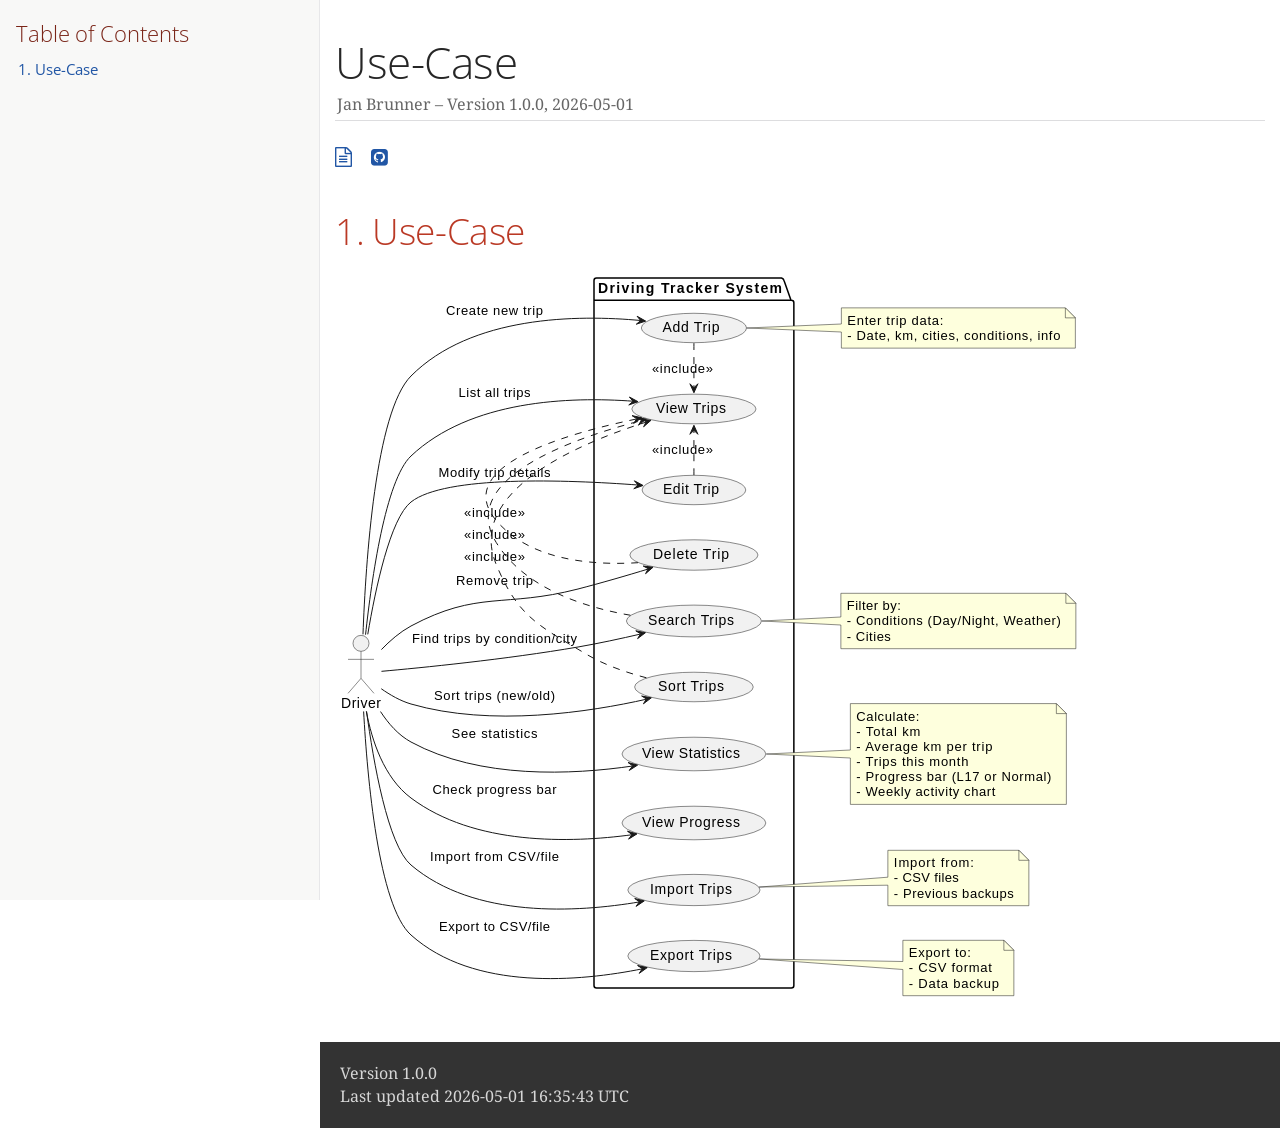
<file: user.html>
<!DOCTYPE html>
<html lang="en">
<head>
<meta charset="UTF-8">
<meta http-equiv="X-UA-Compatible" content="IE=edge">
<meta name="viewport" content="width=device-width, initial-scale=1.0">
<meta name="generator" content="Asciidoctor 2.0.20">
<meta name="author" content="Jan Brunner">
<link rel="icon" type="image/png" href="themes/favicon.png">
<title>Use-Case</title>
<link rel="stylesheet" href="https://fonts.googleapis.com/css?family=Open+Sans:300,300italic,400,400italic,600,600italic%7CNoto+Serif:400,400italic,700,700italic%7CDroid+Sans+Mono:400,700">
<style>
/*! Asciidoctor default stylesheet | MIT License | https://asciidoctor.org */
/* Uncomment the following line when using as a custom stylesheet */
/* @import "https://fonts.googleapis.com/css?family=Open+Sans:300,300italic,400,400italic,600,600italic%7CNoto+Serif:400,400italic,700,700italic%7CDroid+Sans+Mono:400,700"; */
html{font-family:sans-serif;-webkit-text-size-adjust:100%}
a{background:none}
a:focus{outline:thin dotted}
a:active,a:hover{outline:0}
h1{font-size:2em;margin:.67em 0}
b,strong{font-weight:bold}
abbr{font-size:.9em}
abbr[title]{cursor:help;border-bottom:1px dotted #dddddf;text-decoration:none}
dfn{font-style:italic}
hr{height:0}
mark{background:#ff0;color:#000}
code,kbd,pre,samp{font-family:monospace;font-size:1em}
pre{white-space:pre-wrap}
q{quotes:"\201C" "\201D" "\2018" "\2019"}
small{font-size:80%}
sub,sup{font-size:75%;line-height:0;position:relative;vertical-align:baseline}
sup{top:-.5em}
sub{bottom:-.25em}
img{border:0}
svg:not(:root){overflow:hidden}
figure{margin:0}
audio,video{display:inline-block}
audio:not([controls]){display:none;height:0}
fieldset{border:1px solid silver;margin:0 2px;padding:.35em .625em .75em}
legend{border:0;padding:0}
button,input,select,textarea{font-family:inherit;font-size:100%;margin:0}
button,input{line-height:normal}
button,select{text-transform:none}
button,html input[type=button],input[type=reset],input[type=submit]{-webkit-appearance:button;cursor:pointer}
button[disabled],html input[disabled]{cursor:default}
input[type=checkbox],input[type=radio]{padding:0}
button::-moz-focus-inner,input::-moz-focus-inner{border:0;padding:0}
textarea{overflow:auto;vertical-align:top}
table{border-collapse:collapse;border-spacing:0}
*,::before,::after{box-sizing:border-box}
html,body{font-size:100%}
body{background:#fff;color:rgba(0,0,0,.8);padding:0;margin:0;font-family:"Noto Serif","DejaVu Serif",serif;line-height:1;position:relative;cursor:auto;-moz-tab-size:4;-o-tab-size:4;tab-size:4;word-wrap:anywhere;-moz-osx-font-smoothing:grayscale;-webkit-font-smoothing:antialiased}
a:hover{cursor:pointer}
img,object,embed{max-width:100%;height:auto}
object,embed{height:100%}
img{-ms-interpolation-mode:bicubic}
.left{float:left!important}
.right{float:right!important}
.text-left{text-align:left!important}
.text-right{text-align:right!important}
.text-center{text-align:center!important}
.text-justify{text-align:justify!important}
.hide{display:none}
img,object,svg{display:inline-block;vertical-align:middle}
textarea{height:auto;min-height:50px}
select{width:100%}
.subheader,.admonitionblock td.content>.title,.audioblock>.title,.exampleblock>.title,.imageblock>.title,.listingblock>.title,.literalblock>.title,.stemblock>.title,.openblock>.title,.paragraph>.title,.quoteblock>.title,table.tableblock>.title,.verseblock>.title,.videoblock>.title,.dlist>.title,.olist>.title,.ulist>.title,.qlist>.title,.hdlist>.title{line-height:1.45;color:#7a2518;font-weight:400;margin-top:0;margin-bottom:.25em}
div,dl,dt,dd,ul,ol,li,h1,h2,h3,#toctitle,.sidebarblock>.content>.title,h4,h5,h6,pre,form,p,blockquote,th,td{margin:0;padding:0}
a{color:#2156a5;text-decoration:underline;line-height:inherit}
a:hover,a:focus{color:#1d4b8f}
a img{border:0}
p{line-height:1.6;margin-bottom:1.25em;text-rendering:optimizeLegibility}
p aside{font-size:.875em;line-height:1.35;font-style:italic}
h1,h2,h3,#toctitle,.sidebarblock>.content>.title,h4,h5,h6{font-family:"Open Sans","DejaVu Sans",sans-serif;font-weight:300;font-style:normal;color:#ba3925;text-rendering:optimizeLegibility;margin-top:1em;margin-bottom:.5em;line-height:1.0125em}
h1 small,h2 small,h3 small,#toctitle small,.sidebarblock>.content>.title small,h4 small,h5 small,h6 small{font-size:60%;color:#e99b8f;line-height:0}
h1{font-size:2.125em}
h2{font-size:1.6875em}
h3,#toctitle,.sidebarblock>.content>.title{font-size:1.375em}
h4,h5{font-size:1.125em}
h6{font-size:1em}
hr{border:solid #dddddf;border-width:1px 0 0;clear:both;margin:1.25em 0 1.1875em}
em,i{font-style:italic;line-height:inherit}
strong,b{font-weight:bold;line-height:inherit}
small{font-size:60%;line-height:inherit}
code{font-family:"Droid Sans Mono","DejaVu Sans Mono",monospace;font-weight:400;color:rgba(0,0,0,.9)}
ul,ol,dl{line-height:1.6;margin-bottom:1.25em;list-style-position:outside;font-family:inherit}
ul,ol{margin-left:1.5em}
ul li ul,ul li ol{margin-left:1.25em;margin-bottom:0}
ul.circle{list-style-type:circle}
ul.disc{list-style-type:disc}
ul.square{list-style-type:square}
ul.circle ul:not([class]),ul.disc ul:not([class]),ul.square ul:not([class]){list-style:inherit}
ol li ul,ol li ol{margin-left:1.25em;margin-bottom:0}
dl dt{margin-bottom:.3125em;font-weight:bold}
dl dd{margin-bottom:1.25em}
blockquote{margin:0 0 1.25em;padding:.5625em 1.25em 0 1.1875em;border-left:1px solid #ddd}
blockquote,blockquote p{line-height:1.6;color:rgba(0,0,0,.85)}
@media screen and (min-width:768px){h1,h2,h3,#toctitle,.sidebarblock>.content>.title,h4,h5,h6{line-height:1.2}
h1{font-size:2.75em}
h2{font-size:2.3125em}
h3,#toctitle,.sidebarblock>.content>.title{font-size:1.6875em}
h4{font-size:1.4375em}}
table{background:#fff;margin-bottom:1.25em;border:1px solid #dedede;word-wrap:normal}
table thead,table tfoot{background:#f7f8f7}
table thead tr th,table thead tr td,table tfoot tr th,table tfoot tr td{padding:.5em .625em .625em;font-size:inherit;color:rgba(0,0,0,.8);text-align:left}
table tr th,table tr td{padding:.5625em .625em;font-size:inherit;color:rgba(0,0,0,.8)}
table tr.even,table tr.alt{background:#f8f8f7}
table thead tr th,table tfoot tr th,table tbody tr td,table tr td,table tfoot tr td{line-height:1.6}
h1,h2,h3,#toctitle,.sidebarblock>.content>.title,h4,h5,h6{line-height:1.2;word-spacing:-.05em}
h1 strong,h2 strong,h3 strong,#toctitle strong,.sidebarblock>.content>.title strong,h4 strong,h5 strong,h6 strong{font-weight:400}
.center{margin-left:auto;margin-right:auto}
.stretch{width:100%}
.clearfix::before,.clearfix::after,.float-group::before,.float-group::after{content:" ";display:table}
.clearfix::after,.float-group::after{clear:both}
:not(pre).nobreak{word-wrap:normal}
:not(pre).nowrap{white-space:nowrap}
:not(pre).pre-wrap{white-space:pre-wrap}
:not(pre):not([class^=L])>code{font-size:.9375em;font-style:normal!important;letter-spacing:0;padding:.1em .5ex;word-spacing:-.15em;background:#f7f7f8;border-radius:4px;line-height:1.45;text-rendering:optimizeSpeed}
pre{color:rgba(0,0,0,.9);font-family:"Droid Sans Mono","DejaVu Sans Mono",monospace;line-height:1.45;text-rendering:optimizeSpeed}
pre code,pre pre{color:inherit;font-size:inherit;line-height:inherit}
pre>code{display:block}
pre.nowrap,pre.nowrap pre{white-space:pre;word-wrap:normal}
em em{font-style:normal}
strong strong{font-weight:400}
.keyseq{color:rgba(51,51,51,.8)}
kbd{font-family:"Droid Sans Mono","DejaVu Sans Mono",monospace;display:inline-block;color:rgba(0,0,0,.8);font-size:.65em;line-height:1.45;background:#f7f7f7;border:1px solid #ccc;border-radius:3px;box-shadow:0 1px 0 rgba(0,0,0,.2),inset 0 0 0 .1em #fff;margin:0 .15em;padding:.2em .5em;vertical-align:middle;position:relative;top:-.1em;white-space:nowrap}
.keyseq kbd:first-child{margin-left:0}
.keyseq kbd:last-child{margin-right:0}
.menuseq,.menuref{color:#000}
.menuseq b:not(.caret),.menuref{font-weight:inherit}
.menuseq{word-spacing:-.02em}
.menuseq b.caret{font-size:1.25em;line-height:.8}
.menuseq i.caret{font-weight:bold;text-align:center;width:.45em}
b.button::before,b.button::after{position:relative;top:-1px;font-weight:400}
b.button::before{content:"[";padding:0 3px 0 2px}
b.button::after{content:"]";padding:0 2px 0 3px}
p a>code:hover{color:rgba(0,0,0,.9)}
#header,#content,#footnotes,#footer{width:100%;margin:0 auto;max-width:62.5em;*zoom:1;position:relative;padding-left:.9375em;padding-right:.9375em}
#header::before,#header::after,#content::before,#content::after,#footnotes::before,#footnotes::after,#footer::before,#footer::after{content:" ";display:table}
#header::after,#content::after,#footnotes::after,#footer::after{clear:both}
#content{margin-top:1.25em}
#content::before{content:none}
#header>h1:first-child{color:rgba(0,0,0,.85);margin-top:2.25rem;margin-bottom:0}
#header>h1:first-child+#toc{margin-top:8px;border-top:1px solid #dddddf}
#header>h1:only-child,body.toc2 #header>h1:nth-last-child(2){border-bottom:1px solid #dddddf;padding-bottom:8px}
#header .details{border-bottom:1px solid #dddddf;line-height:1.45;padding-top:.25em;padding-bottom:.25em;padding-left:.25em;color:rgba(0,0,0,.6);display:flex;flex-flow:row wrap}
#header .details span:first-child{margin-left:-.125em}
#header .details span.email a{color:rgba(0,0,0,.85)}
#header .details br{display:none}
#header .details br+span::before{content:"\00a0\2013\00a0"}
#header .details br+span.author::before{content:"\00a0\22c5\00a0";color:rgba(0,0,0,.85)}
#header .details br+span#revremark::before{content:"\00a0|\00a0"}
#header #revnumber{text-transform:capitalize}
#header #revnumber::after{content:"\00a0"}
#content>h1:first-child:not([class]){color:rgba(0,0,0,.85);border-bottom:1px solid #dddddf;padding-bottom:8px;margin-top:0;padding-top:1rem;margin-bottom:1.25rem}
#toc{border-bottom:1px solid #e7e7e9;padding-bottom:.5em}
#toc>ul{margin-left:.125em}
#toc ul.sectlevel0>li>a{font-style:italic}
#toc ul.sectlevel0 ul.sectlevel1{margin:.5em 0}
#toc ul{font-family:"Open Sans","DejaVu Sans",sans-serif;list-style-type:none}
#toc li{line-height:1.3334;margin-top:.3334em}
#toc a{text-decoration:none}
#toc a:active{text-decoration:underline}
#toctitle{color:#7a2518;font-size:1.2em}
@media screen and (min-width:768px){#toctitle{font-size:1.375em}
body.toc2{padding-left:15em;padding-right:0}
#toc.toc2{margin-top:0!important;background:#f8f8f7;position:fixed;width:15em;left:0;top:0;border-right:1px solid #e7e7e9;border-top-width:0!important;border-bottom-width:0!important;z-index:1000;padding:1.25em 1em;height:100%;overflow:auto}
#toc.toc2 #toctitle{margin-top:0;margin-bottom:.8rem;font-size:1.2em}
#toc.toc2>ul{font-size:.9em;margin-bottom:0}
#toc.toc2 ul ul{margin-left:0;padding-left:1em}
#toc.toc2 ul.sectlevel0 ul.sectlevel1{padding-left:0;margin-top:.5em;margin-bottom:.5em}
body.toc2.toc-right{padding-left:0;padding-right:15em}
body.toc2.toc-right #toc.toc2{border-right-width:0;border-left:1px solid #e7e7e9;left:auto;right:0}}
@media screen and (min-width:1280px){body.toc2{padding-left:20em;padding-right:0}
#toc.toc2{width:20em}
#toc.toc2 #toctitle{font-size:1.375em}
#toc.toc2>ul{font-size:.95em}
#toc.toc2 ul ul{padding-left:1.25em}
body.toc2.toc-right{padding-left:0;padding-right:20em}}
#content #toc{border:1px solid #e0e0dc;margin-bottom:1.25em;padding:1.25em;background:#f8f8f7;border-radius:4px}
#content #toc>:first-child{margin-top:0}
#content #toc>:last-child{margin-bottom:0}
#footer{max-width:none;background:rgba(0,0,0,.8);padding:1.25em}
#footer-text{color:hsla(0,0%,100%,.8);line-height:1.44}
#content{margin-bottom:.625em}
.sect1{padding-bottom:.625em}
@media screen and (min-width:768px){#content{margin-bottom:1.25em}
.sect1{padding-bottom:1.25em}}
.sect1:last-child{padding-bottom:0}
.sect1+.sect1{border-top:1px solid #e7e7e9}
#content h1>a.anchor,h2>a.anchor,h3>a.anchor,#toctitle>a.anchor,.sidebarblock>.content>.title>a.anchor,h4>a.anchor,h5>a.anchor,h6>a.anchor{position:absolute;z-index:1001;width:1.5ex;margin-left:-1.5ex;display:block;text-decoration:none!important;visibility:hidden;text-align:center;font-weight:400}
#content h1>a.anchor::before,h2>a.anchor::before,h3>a.anchor::before,#toctitle>a.anchor::before,.sidebarblock>.content>.title>a.anchor::before,h4>a.anchor::before,h5>a.anchor::before,h6>a.anchor::before{content:"\00A7";font-size:.85em;display:block;padding-top:.1em}
#content h1:hover>a.anchor,#content h1>a.anchor:hover,h2:hover>a.anchor,h2>a.anchor:hover,h3:hover>a.anchor,#toctitle:hover>a.anchor,.sidebarblock>.content>.title:hover>a.anchor,h3>a.anchor:hover,#toctitle>a.anchor:hover,.sidebarblock>.content>.title>a.anchor:hover,h4:hover>a.anchor,h4>a.anchor:hover,h5:hover>a.anchor,h5>a.anchor:hover,h6:hover>a.anchor,h6>a.anchor:hover{visibility:visible}
#content h1>a.link,h2>a.link,h3>a.link,#toctitle>a.link,.sidebarblock>.content>.title>a.link,h4>a.link,h5>a.link,h6>a.link{color:#ba3925;text-decoration:none}
#content h1>a.link:hover,h2>a.link:hover,h3>a.link:hover,#toctitle>a.link:hover,.sidebarblock>.content>.title>a.link:hover,h4>a.link:hover,h5>a.link:hover,h6>a.link:hover{color:#a53221}
details,.audioblock,.imageblock,.literalblock,.listingblock,.stemblock,.videoblock{margin-bottom:1.25em}
details{margin-left:1.25rem}
details>summary{cursor:pointer;display:block;position:relative;line-height:1.6;margin-bottom:.625rem;outline:none;-webkit-tap-highlight-color:transparent}
details>summary::-webkit-details-marker{display:none}
details>summary::before{content:"";border:solid transparent;border-left:solid;border-width:.3em 0 .3em .5em;position:absolute;top:.5em;left:-1.25rem;transform:translateX(15%)}
details[open]>summary::before{border:solid transparent;border-top:solid;border-width:.5em .3em 0;transform:translateY(15%)}
details>summary::after{content:"";width:1.25rem;height:1em;position:absolute;top:.3em;left:-1.25rem}
.admonitionblock td.content>.title,.audioblock>.title,.exampleblock>.title,.imageblock>.title,.listingblock>.title,.literalblock>.title,.stemblock>.title,.openblock>.title,.paragraph>.title,.quoteblock>.title,table.tableblock>.title,.verseblock>.title,.videoblock>.title,.dlist>.title,.olist>.title,.ulist>.title,.qlist>.title,.hdlist>.title{text-rendering:optimizeLegibility;text-align:left;font-family:"Noto Serif","DejaVu Serif",serif;font-size:1rem;font-style:italic}
table.tableblock.fit-content>caption.title{white-space:nowrap;width:0}
.paragraph.lead>p,#preamble>.sectionbody>[class=paragraph]:first-of-type p{font-size:1.21875em;line-height:1.6;color:rgba(0,0,0,.85)}
.admonitionblock>table{border-collapse:separate;border:0;background:none;width:100%}
.admonitionblock>table td.icon{text-align:center;width:80px}
.admonitionblock>table td.icon img{max-width:none}
.admonitionblock>table td.icon .title{font-weight:bold;font-family:"Open Sans","DejaVu Sans",sans-serif;text-transform:uppercase}
.admonitionblock>table td.content{padding-left:1.125em;padding-right:1.25em;border-left:1px solid #dddddf;color:rgba(0,0,0,.6);word-wrap:anywhere}
.admonitionblock>table td.content>:last-child>:last-child{margin-bottom:0}
.exampleblock>.content{border:1px solid #e6e6e6;margin-bottom:1.25em;padding:1.25em;background:#fff;border-radius:4px}
.sidebarblock{border:1px solid #dbdbd6;margin-bottom:1.25em;padding:1.25em;background:#f3f3f2;border-radius:4px}
.sidebarblock>.content>.title{color:#7a2518;margin-top:0;text-align:center}
.exampleblock>.content>:first-child,.sidebarblock>.content>:first-child{margin-top:0}
.exampleblock>.content>:last-child,.exampleblock>.content>:last-child>:last-child,.exampleblock>.content .olist>ol>li:last-child>:last-child,.exampleblock>.content .ulist>ul>li:last-child>:last-child,.exampleblock>.content .qlist>ol>li:last-child>:last-child,.sidebarblock>.content>:last-child,.sidebarblock>.content>:last-child>:last-child,.sidebarblock>.content .olist>ol>li:last-child>:last-child,.sidebarblock>.content .ulist>ul>li:last-child>:last-child,.sidebarblock>.content .qlist>ol>li:last-child>:last-child{margin-bottom:0}
.literalblock pre,.listingblock>.content>pre{border-radius:4px;overflow-x:auto;padding:1em;font-size:.8125em}
@media screen and (min-width:768px){.literalblock pre,.listingblock>.content>pre{font-size:.90625em}}
@media screen and (min-width:1280px){.literalblock pre,.listingblock>.content>pre{font-size:1em}}
.literalblock pre,.listingblock>.content>pre:not(.highlight),.listingblock>.content>pre[class=highlight],.listingblock>.content>pre[class^="highlight "]{background:#f7f7f8}
.literalblock.output pre{color:#f7f7f8;background:rgba(0,0,0,.9)}
.listingblock>.content{position:relative}
.listingblock code[data-lang]::before{display:none;content:attr(data-lang);position:absolute;font-size:.75em;top:.425rem;right:.5rem;line-height:1;text-transform:uppercase;color:inherit;opacity:.5}
.listingblock:hover code[data-lang]::before{display:block}
.listingblock.terminal pre .command::before{content:attr(data-prompt);padding-right:.5em;color:inherit;opacity:.5}
.listingblock.terminal pre .command:not([data-prompt])::before{content:"$"}
.listingblock pre.highlightjs{padding:0}
.listingblock pre.highlightjs>code{padding:1em;border-radius:4px}
.listingblock pre.prettyprint{border-width:0}
.prettyprint{background:#f7f7f8}
pre.prettyprint .linenums{line-height:1.45;margin-left:2em}
pre.prettyprint li{background:none;list-style-type:inherit;padding-left:0}
pre.prettyprint li code[data-lang]::before{opacity:1}
pre.prettyprint li:not(:first-child) code[data-lang]::before{display:none}
table.linenotable{border-collapse:separate;border:0;margin-bottom:0;background:none}
table.linenotable td[class]{color:inherit;vertical-align:top;padding:0;line-height:inherit;white-space:normal}
table.linenotable td.code{padding-left:.75em}
table.linenotable td.linenos,pre.pygments .linenos{border-right:1px solid;opacity:.35;padding-right:.5em;-webkit-user-select:none;-moz-user-select:none;-ms-user-select:none;user-select:none}
pre.pygments span.linenos{display:inline-block;margin-right:.75em}
.quoteblock{margin:0 1em 1.25em 1.5em;display:table}
.quoteblock:not(.excerpt)>.title{margin-left:-1.5em;margin-bottom:.75em}
.quoteblock blockquote,.quoteblock p{color:rgba(0,0,0,.85);font-size:1.15rem;line-height:1.75;word-spacing:.1em;letter-spacing:0;font-style:italic;text-align:justify}
.quoteblock blockquote{margin:0;padding:0;border:0}
.quoteblock blockquote::before{content:"\201c";float:left;font-size:2.75em;font-weight:bold;line-height:.6em;margin-left:-.6em;color:#7a2518;text-shadow:0 1px 2px rgba(0,0,0,.1)}
.quoteblock blockquote>.paragraph:last-child p{margin-bottom:0}
.quoteblock .attribution{margin-top:.75em;margin-right:.5ex;text-align:right}
.verseblock{margin:0 1em 1.25em}
.verseblock pre{font-family:"Open Sans","DejaVu Sans",sans-serif;font-size:1.15rem;color:rgba(0,0,0,.85);font-weight:300;text-rendering:optimizeLegibility}
.verseblock pre strong{font-weight:400}
.verseblock .attribution{margin-top:1.25rem;margin-left:.5ex}
.quoteblock .attribution,.verseblock .attribution{font-size:.9375em;line-height:1.45;font-style:italic}
.quoteblock .attribution br,.verseblock .attribution br{display:none}
.quoteblock .attribution cite,.verseblock .attribution cite{display:block;letter-spacing:-.025em;color:rgba(0,0,0,.6)}
.quoteblock.abstract blockquote::before,.quoteblock.excerpt blockquote::before,.quoteblock .quoteblock blockquote::before{display:none}
.quoteblock.abstract blockquote,.quoteblock.abstract p,.quoteblock.excerpt blockquote,.quoteblock.excerpt p,.quoteblock .quoteblock blockquote,.quoteblock .quoteblock p{line-height:1.6;word-spacing:0}
.quoteblock.abstract{margin:0 1em 1.25em;display:block}
.quoteblock.abstract>.title{margin:0 0 .375em;font-size:1.15em;text-align:center}
.quoteblock.excerpt>blockquote,.quoteblock .quoteblock{padding:0 0 .25em 1em;border-left:.25em solid #dddddf}
.quoteblock.excerpt,.quoteblock .quoteblock{margin-left:0}
.quoteblock.excerpt blockquote,.quoteblock.excerpt p,.quoteblock .quoteblock blockquote,.quoteblock .quoteblock p{color:inherit;font-size:1.0625rem}
.quoteblock.excerpt .attribution,.quoteblock .quoteblock .attribution{color:inherit;font-size:.85rem;text-align:left;margin-right:0}
p.tableblock:last-child{margin-bottom:0}
td.tableblock>.content{margin-bottom:1.25em;word-wrap:anywhere}
td.tableblock>.content>:last-child{margin-bottom:-1.25em}
table.tableblock,th.tableblock,td.tableblock{border:0 solid #dedede}
table.grid-all>*>tr>*{border-width:1px}
table.grid-cols>*>tr>*{border-width:0 1px}
table.grid-rows>*>tr>*{border-width:1px 0}
table.frame-all{border-width:1px}
table.frame-ends{border-width:1px 0}
table.frame-sides{border-width:0 1px}
table.frame-none>colgroup+*>:first-child>*,table.frame-sides>colgroup+*>:first-child>*{border-top-width:0}
table.frame-none>:last-child>:last-child>*,table.frame-sides>:last-child>:last-child>*{border-bottom-width:0}
table.frame-none>*>tr>:first-child,table.frame-ends>*>tr>:first-child{border-left-width:0}
table.frame-none>*>tr>:last-child,table.frame-ends>*>tr>:last-child{border-right-width:0}
table.stripes-all>*>tr,table.stripes-odd>*>tr:nth-of-type(odd),table.stripes-even>*>tr:nth-of-type(even),table.stripes-hover>*>tr:hover{background:#f8f8f7}
th.halign-left,td.halign-left{text-align:left}
th.halign-right,td.halign-right{text-align:right}
th.halign-center,td.halign-center{text-align:center}
th.valign-top,td.valign-top{vertical-align:top}
th.valign-bottom,td.valign-bottom{vertical-align:bottom}
th.valign-middle,td.valign-middle{vertical-align:middle}
table thead th,table tfoot th{font-weight:bold}
tbody tr th{background:#f7f8f7}
tbody tr th,tbody tr th p,tfoot tr th,tfoot tr th p{color:rgba(0,0,0,.8);font-weight:bold}
p.tableblock>code:only-child{background:none;padding:0}
p.tableblock{font-size:1em}
ol{margin-left:1.75em}
ul li ol{margin-left:1.5em}
dl dd{margin-left:1.125em}
dl dd:last-child,dl dd:last-child>:last-child{margin-bottom:0}
li p,ul dd,ol dd,.olist .olist,.ulist .ulist,.ulist .olist,.olist .ulist{margin-bottom:.625em}
ul.checklist,ul.none,ol.none,ul.no-bullet,ol.no-bullet,ol.unnumbered,ul.unstyled,ol.unstyled{list-style-type:none}
ul.no-bullet,ol.no-bullet,ol.unnumbered{margin-left:.625em}
ul.unstyled,ol.unstyled{margin-left:0}
li>p:empty:only-child::before{content:"";display:inline-block}
ul.checklist>li>p:first-child{margin-left:-1em}
ul.checklist>li>p:first-child>.fa-square-o:first-child,ul.checklist>li>p:first-child>.fa-check-square-o:first-child{width:1.25em;font-size:.8em;position:relative;bottom:.125em}
ul.checklist>li>p:first-child>input[type=checkbox]:first-child{margin-right:.25em}
ul.inline{display:flex;flex-flow:row wrap;list-style:none;margin:0 0 .625em -1.25em}
ul.inline>li{margin-left:1.25em}
.unstyled dl dt{font-weight:400;font-style:normal}
ol.arabic{list-style-type:decimal}
ol.decimal{list-style-type:decimal-leading-zero}
ol.loweralpha{list-style-type:lower-alpha}
ol.upperalpha{list-style-type:upper-alpha}
ol.lowerroman{list-style-type:lower-roman}
ol.upperroman{list-style-type:upper-roman}
ol.lowergreek{list-style-type:lower-greek}
.hdlist>table,.colist>table{border:0;background:none}
.hdlist>table>tbody>tr,.colist>table>tbody>tr{background:none}
td.hdlist1,td.hdlist2{vertical-align:top;padding:0 .625em}
td.hdlist1{font-weight:bold;padding-bottom:1.25em}
td.hdlist2{word-wrap:anywhere}
.literalblock+.colist,.listingblock+.colist{margin-top:-.5em}
.colist td:not([class]):first-child{padding:.4em .75em 0;line-height:1;vertical-align:top}
.colist td:not([class]):first-child img{max-width:none}
.colist td:not([class]):last-child{padding:.25em 0}
.thumb,.th{line-height:0;display:inline-block;border:4px solid #fff;box-shadow:0 0 0 1px #ddd}
.imageblock.left{margin:.25em .625em 1.25em 0}
.imageblock.right{margin:.25em 0 1.25em .625em}
.imageblock>.title{margin-bottom:0}
.imageblock.thumb,.imageblock.th{border-width:6px}
.imageblock.thumb>.title,.imageblock.th>.title{padding:0 .125em}
.image.left,.image.right{margin-top:.25em;margin-bottom:.25em;display:inline-block;line-height:0}
.image.left{margin-right:.625em}
.image.right{margin-left:.625em}
a.image{text-decoration:none;display:inline-block}
a.image object{pointer-events:none}
sup.footnote,sup.footnoteref{font-size:.875em;position:static;vertical-align:super}
sup.footnote a,sup.footnoteref a{text-decoration:none}
sup.footnote a:active,sup.footnoteref a:active{text-decoration:underline}
#footnotes{padding-top:.75em;padding-bottom:.75em;margin-bottom:.625em}
#footnotes hr{width:20%;min-width:6.25em;margin:-.25em 0 .75em;border-width:1px 0 0}
#footnotes .footnote{padding:0 .375em 0 .225em;line-height:1.3334;font-size:.875em;margin-left:1.2em;margin-bottom:.2em}
#footnotes .footnote a:first-of-type{font-weight:bold;text-decoration:none;margin-left:-1.05em}
#footnotes .footnote:last-of-type{margin-bottom:0}
#content #footnotes{margin-top:-.625em;margin-bottom:0;padding:.75em 0}
div.unbreakable{page-break-inside:avoid}
.big{font-size:larger}
.small{font-size:smaller}
.underline{text-decoration:underline}
.overline{text-decoration:overline}
.line-through{text-decoration:line-through}
.aqua{color:#00bfbf}
.aqua-background{background:#00fafa}
.black{color:#000}
.black-background{background:#000}
.blue{color:#0000bf}
.blue-background{background:#0000fa}
.fuchsia{color:#bf00bf}
.fuchsia-background{background:#fa00fa}
.gray{color:#606060}
.gray-background{background:#7d7d7d}
.green{color:#006000}
.green-background{background:#007d00}
.lime{color:#00bf00}
.lime-background{background:#00fa00}
.maroon{color:#600000}
.maroon-background{background:#7d0000}
.navy{color:#000060}
.navy-background{background:#00007d}
.olive{color:#606000}
.olive-background{background:#7d7d00}
.purple{color:#600060}
.purple-background{background:#7d007d}
.red{color:#bf0000}
.red-background{background:#fa0000}
.silver{color:#909090}
.silver-background{background:#bcbcbc}
.teal{color:#006060}
.teal-background{background:#007d7d}
.white{color:#bfbfbf}
.white-background{background:#fafafa}
.yellow{color:#bfbf00}
.yellow-background{background:#fafa00}
span.icon>.fa{cursor:default}
a span.icon>.fa{cursor:inherit}
.admonitionblock td.icon [class^="fa icon-"]{font-size:2.5em;text-shadow:1px 1px 2px rgba(0,0,0,.5);cursor:default}
.admonitionblock td.icon .icon-note::before{content:"\f05a";color:#19407c}
.admonitionblock td.icon .icon-tip::before{content:"\f0eb";text-shadow:1px 1px 2px rgba(155,155,0,.8);color:#111}
.admonitionblock td.icon .icon-warning::before{content:"\f071";color:#bf6900}
.admonitionblock td.icon .icon-caution::before{content:"\f06d";color:#bf3400}
.admonitionblock td.icon .icon-important::before{content:"\f06a";color:#bf0000}
.conum[data-value]{display:inline-block;color:#fff!important;background:rgba(0,0,0,.8);border-radius:50%;text-align:center;font-size:.75em;width:1.67em;height:1.67em;line-height:1.67em;font-family:"Open Sans","DejaVu Sans",sans-serif;font-style:normal;font-weight:bold}
.conum[data-value] *{color:#fff!important}
.conum[data-value]+b{display:none}
.conum[data-value]::after{content:attr(data-value)}
pre .conum[data-value]{position:relative;top:-.125em}
b.conum *{color:inherit!important}
.conum:not([data-value]):empty{display:none}
dt,th.tableblock,td.content,div.footnote{text-rendering:optimizeLegibility}
h1,h2,p,td.content,span.alt,summary{letter-spacing:-.01em}
p strong,td.content strong,div.footnote strong{letter-spacing:-.005em}
p,blockquote,dt,td.content,td.hdlist1,span.alt,summary{font-size:1.0625rem}
p{margin-bottom:1.25rem}
.sidebarblock p,.sidebarblock dt,.sidebarblock td.content,p.tableblock{font-size:1em}
.exampleblock>.content{background:#fffef7;border-color:#e0e0dc;box-shadow:0 1px 4px #e0e0dc}
.print-only{display:none!important}
@page{margin:1.25cm .75cm}
@media print{*{box-shadow:none!important;text-shadow:none!important}
html{font-size:80%}
a{color:inherit!important;text-decoration:underline!important}
a.bare,a[href^="#"],a[href^="mailto:"]{text-decoration:none!important}
a[href^="http:"]:not(.bare)::after,a[href^="https:"]:not(.bare)::after{content:"(" attr(href) ")";display:inline-block;font-size:.875em;padding-left:.25em}
abbr[title]{border-bottom:1px dotted}
abbr[title]::after{content:" (" attr(title) ")"}
pre,blockquote,tr,img,object,svg{page-break-inside:avoid}
thead{display:table-header-group}
svg{max-width:100%}
p,blockquote,dt,td.content{font-size:1em;orphans:3;widows:3}
h2,h3,#toctitle,.sidebarblock>.content>.title{page-break-after:avoid}
#header,#content,#footnotes,#footer{max-width:none}
#toc,.sidebarblock,.exampleblock>.content{background:none!important}
#toc{border-bottom:1px solid #dddddf!important;padding-bottom:0!important}
body.book #header{text-align:center}
body.book #header>h1:first-child{border:0!important;margin:2.5em 0 1em}
body.book #header .details{border:0!important;display:block;padding:0!important}
body.book #header .details span:first-child{margin-left:0!important}
body.book #header .details br{display:block}
body.book #header .details br+span::before{content:none!important}
body.book #toc{border:0!important;text-align:left!important;padding:0!important;margin:0!important}
body.book #toc,body.book #preamble,body.book h1.sect0,body.book .sect1>h2{page-break-before:always}
.listingblock code[data-lang]::before{display:block}
#footer{padding:0 .9375em}
.hide-on-print{display:none!important}
.print-only{display:block!important}
.hide-for-print{display:none!important}
.show-for-print{display:inherit!important}}
@media amzn-kf8,print{#header>h1:first-child{margin-top:1.25rem}
.sect1{padding:0!important}
.sect1+.sect1{border:0}
#footer{background:none}
#footer-text{color:rgba(0,0,0,.6);font-size:.9em}}
@media amzn-kf8{#header,#content,#footnotes,#footer{padding:0}}
</style>
<link rel="stylesheet" href="https://cdnjs.cloudflare.com/ajax/libs/font-awesome/4.7.0/css/font-awesome.min.css">
</head>
<body class="article toc2 toc-left">
<div id="header">
<h1>Use-Case</h1>
<div class="details">
<span id="author" class="author">Jan Brunner</span><br>
<span id="revnumber">version 1.0.0,</span>
<span id="revdate">2026-05-01</span>
</div>
<div id="toc" class="toc2">
<div id="toctitle">Table of Contents</div>
<ul class="sectlevel1">
<li><a href="#_use_case">1. Use-Case</a></li>
</ul>
</div>
</div>
<div id="content">
<div id="preamble">
<div class="sectionbody">
<div class="paragraph">
<p><span class="icon"><a class="image" href="https://github.com/JBrunnerhtl/Driving_Tracker_Java_Docs/blob/main/asciidocs/docs/user.adoc"><i class="fa fa-file-text-o"></i></a></span> ‏ ‏ ‎
<span class="icon"><a class="image" href="https://github.com/JBrunnerhtl/Driving_Tracker_Java_Docs"><i class="fa fa-github-square"></i></a></span> ‏ ‏ ‎</p>
</div>
</div>
</div>
<div class="sect1">
<h2 id="_use_case"><a class="anchor" href="#_use_case"></a>1. Use-Case</h2>
<div class="sectionbody">
<div class="imageblock">
<div class="content">
<img src="images/useCase.svg" alt="useCase" width="747" height="730">
</div>
</div>
</div>
</div>
</div>
<div id="footer">
<div id="footer-text">
Version 1.0.0<br>
Last updated 2026-05-01 16:35:43 UTC
</div>
</div>
</body>
</html>
</file>
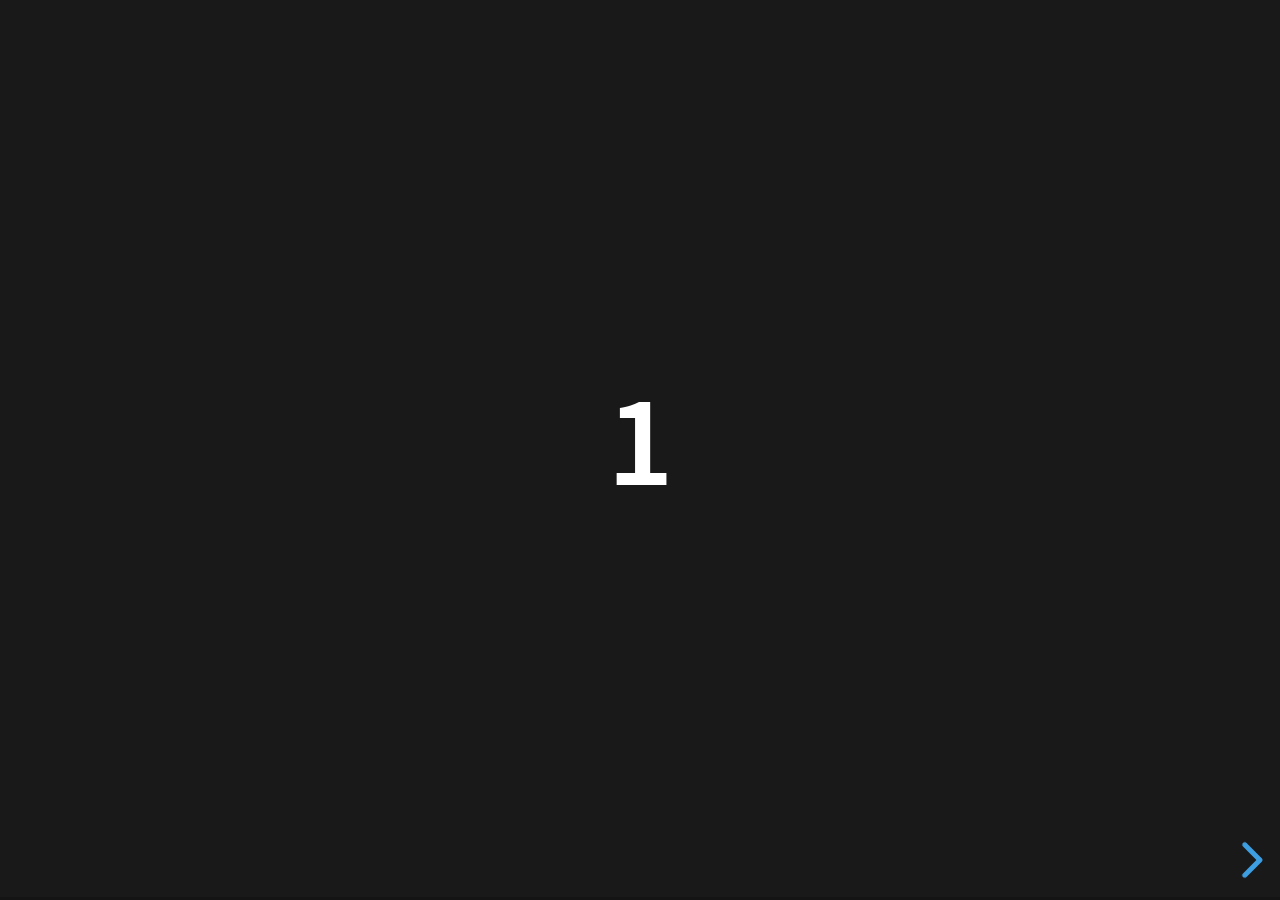
<file: slides/revealjs/examples/500-slides.html>
<!doctype html>
<html lang="en">
	<head>
		<meta charset="utf-8">

		<title>reveal.js - 500 slides</title>

		<meta name="viewport" content="width=device-width, initial-scale=1.0, maximum-scale=1.0, user-scalable=no">

		<link rel="stylesheet" href="../dist/reveal.css">
		<link rel="stylesheet" href="../dist/theme/black.css">
	</head>

	<body>
		<div class="reveal">
			<div class="slides">
				<section><h1>1</h1></section>
				<section><h1>2</h1></section>
				<section><h1>3</h1></section>
				<section><h1>4</h1></section>
				<section><h1>5</h1></section>
				<section><h1>6</h1></section>
				<section><h1>7</h1></section>
				<section><h1>8</h1></section>
				<section><h1>9</h1></section>
				<section><h1>10</h1></section>
				<section><h1>11</h1></section>
				<section><h1>12</h1></section>
				<section><h1>13</h1></section>
				<section><h1>14</h1></section>
				<section><h1>15</h1></section>
				<section><h1>16</h1></section>
				<section><h1>17</h1></section>
				<section><h1>18</h1></section>
				<section><h1>19</h1></section>
				<section><h1>20</h1></section>
				<section><h1>21</h1></section>
				<section><h1>22</h1></section>
				<section><h1>23</h1></section>
				<section><h1>24</h1></section>
				<section><h1>25</h1></section>
				<section><h1>26</h1></section>
				<section><h1>27</h1></section>
				<section><h1>28</h1></section>
				<section><h1>29</h1></section>
				<section><h1>30</h1></section>
				<section><h1>31</h1></section>
				<section><h1>32</h1></section>
				<section><h1>33</h1></section>
				<section><h1>34</h1></section>
				<section><h1>35</h1></section>
				<section><h1>36</h1></section>
				<section><h1>37</h1></section>
				<section><h1>38</h1></section>
				<section><h1>39</h1></section>
				<section><h1>40</h1></section>
				<section><h1>41</h1></section>
				<section><h1>42</h1></section>
				<section><h1>43</h1></section>
				<section><h1>44</h1></section>
				<section><h1>45</h1></section>
				<section><h1>46</h1></section>
				<section><h1>47</h1></section>
				<section><h1>48</h1></section>
				<section><h1>49</h1></section>
				<section><h1>50</h1></section>
				<section><h1>51</h1></section>
				<section><h1>52</h1></section>
				<section><h1>53</h1></section>
				<section><h1>54</h1></section>
				<section><h1>55</h1></section>
				<section><h1>56</h1></section>
				<section><h1>57</h1></section>
				<section><h1>58</h1></section>
				<section><h1>59</h1></section>
				<section><h1>60</h1></section>
				<section><h1>61</h1></section>
				<section><h1>62</h1></section>
				<section><h1>63</h1></section>
				<section><h1>64</h1></section>
				<section><h1>65</h1></section>
				<section><h1>66</h1></section>
				<section><h1>67</h1></section>
				<section><h1>68</h1></section>
				<section><h1>69</h1></section>
				<section><h1>70</h1></section>
				<section><h1>71</h1></section>
				<section><h1>72</h1></section>
				<section><h1>73</h1></section>
				<section><h1>74</h1></section>
				<section><h1>75</h1></section>
				<section><h1>76</h1></section>
				<section><h1>77</h1></section>
				<section><h1>78</h1></section>
				<section><h1>79</h1></section>
				<section><h1>80</h1></section>
				<section><h1>81</h1></section>
				<section><h1>82</h1></section>
				<section><h1>83</h1></section>
				<section><h1>84</h1></section>
				<section><h1>85</h1></section>
				<section><h1>86</h1></section>
				<section><h1>87</h1></section>
				<section><h1>88</h1></section>
				<section><h1>89</h1></section>
				<section><h1>90</h1></section>
				<section><h1>91</h1></section>
				<section><h1>92</h1></section>
				<section><h1>93</h1></section>
				<section><h1>94</h1></section>
				<section><h1>95</h1></section>
				<section><h1>96</h1></section>
				<section><h1>97</h1></section>
				<section><h1>98</h1></section>
				<section><h1>99</h1></section>
				<section><h1>100</h1></section>
				<section><h1>101</h1></section>
				<section><h1>102</h1></section>
				<section><h1>103</h1></section>
				<section><h1>104</h1></section>
				<section><h1>105</h1></section>
				<section><h1>106</h1></section>
				<section><h1>107</h1></section>
				<section><h1>108</h1></section>
				<section><h1>109</h1></section>
				<section><h1>110</h1></section>
				<section><h1>111</h1></section>
				<section><h1>112</h1></section>
				<section><h1>113</h1></section>
				<section><h1>114</h1></section>
				<section><h1>115</h1></section>
				<section><h1>116</h1></section>
				<section><h1>117</h1></section>
				<section><h1>118</h1></section>
				<section><h1>119</h1></section>
				<section><h1>120</h1></section>
				<section><h1>121</h1></section>
				<section><h1>122</h1></section>
				<section><h1>123</h1></section>
				<section><h1>124</h1></section>
				<section><h1>125</h1></section>
				<section><h1>126</h1></section>
				<section><h1>127</h1></section>
				<section><h1>128</h1></section>
				<section><h1>129</h1></section>
				<section><h1>130</h1></section>
				<section><h1>131</h1></section>
				<section><h1>132</h1></section>
				<section><h1>133</h1></section>
				<section><h1>134</h1></section>
				<section><h1>135</h1></section>
				<section><h1>136</h1></section>
				<section><h1>137</h1></section>
				<section><h1>138</h1></section>
				<section><h1>139</h1></section>
				<section><h1>140</h1></section>
				<section><h1>141</h1></section>
				<section><h1>142</h1></section>
				<section><h1>143</h1></section>
				<section><h1>144</h1></section>
				<section><h1>145</h1></section>
				<section><h1>146</h1></section>
				<section><h1>147</h1></section>
				<section><h1>148</h1></section>
				<section><h1>149</h1></section>
				<section><h1>150</h1></section>
				<section><h1>151</h1></section>
				<section><h1>152</h1></section>
				<section><h1>153</h1></section>
				<section><h1>154</h1></section>
				<section><h1>155</h1></section>
				<section><h1>156</h1></section>
				<section><h1>157</h1></section>
				<section><h1>158</h1></section>
				<section><h1>159</h1></section>
				<section><h1>160</h1></section>
				<section><h1>161</h1></section>
				<section><h1>162</h1></section>
				<section><h1>163</h1></section>
				<section><h1>164</h1></section>
				<section><h1>165</h1></section>
				<section><h1>166</h1></section>
				<section><h1>167</h1></section>
				<section><h1>168</h1></section>
				<section><h1>169</h1></section>
				<section><h1>170</h1></section>
				<section><h1>171</h1></section>
				<section><h1>172</h1></section>
				<section><h1>173</h1></section>
				<section><h1>174</h1></section>
				<section><h1>175</h1></section>
				<section><h1>176</h1></section>
				<section><h1>177</h1></section>
				<section><h1>178</h1></section>
				<section><h1>179</h1></section>
				<section><h1>180</h1></section>
				<section><h1>181</h1></section>
				<section><h1>182</h1></section>
				<section><h1>183</h1></section>
				<section><h1>184</h1></section>
				<section><h1>185</h1></section>
				<section><h1>186</h1></section>
				<section><h1>187</h1></section>
				<section><h1>188</h1></section>
				<section><h1>189</h1></section>
				<section><h1>190</h1></section>
				<section><h1>191</h1></section>
				<section><h1>192</h1></section>
				<section><h1>193</h1></section>
				<section><h1>194</h1></section>
				<section><h1>195</h1></section>
				<section><h1>196</h1></section>
				<section><h1>197</h1></section>
				<section><h1>198</h1></section>
				<section><h1>199</h1></section>
				<section><h1>200</h1></section>
				<section><h1>201</h1></section>
				<section><h1>202</h1></section>
				<section><h1>203</h1></section>
				<section><h1>204</h1></section>
				<section><h1>205</h1></section>
				<section><h1>206</h1></section>
				<section><h1>207</h1></section>
				<section><h1>208</h1></section>
				<section><h1>209</h1></section>
				<section><h1>210</h1></section>
				<section><h1>211</h1></section>
				<section><h1>212</h1></section>
				<section><h1>213</h1></section>
				<section><h1>214</h1></section>
				<section><h1>215</h1></section>
				<section><h1>216</h1></section>
				<section><h1>217</h1></section>
				<section><h1>218</h1></section>
				<section><h1>219</h1></section>
				<section><h1>220</h1></section>
				<section><h1>221</h1></section>
				<section><h1>222</h1></section>
				<section><h1>223</h1></section>
				<section><h1>224</h1></section>
				<section><h1>225</h1></section>
				<section><h1>226</h1></section>
				<section><h1>227</h1></section>
				<section><h1>228</h1></section>
				<section><h1>229</h1></section>
				<section><h1>230</h1></section>
				<section><h1>231</h1></section>
				<section><h1>232</h1></section>
				<section><h1>233</h1></section>
				<section><h1>234</h1></section>
				<section><h1>235</h1></section>
				<section><h1>236</h1></section>
				<section><h1>237</h1></section>
				<section><h1>238</h1></section>
				<section><h1>239</h1></section>
				<section><h1>240</h1></section>
				<section><h1>241</h1></section>
				<section><h1>242</h1></section>
				<section><h1>243</h1></section>
				<section><h1>244</h1></section>
				<section><h1>245</h1></section>
				<section><h1>246</h1></section>
				<section><h1>247</h1></section>
				<section><h1>248</h1></section>
				<section><h1>249</h1></section>
				<section><h1>250</h1></section>
				<section><h1>251</h1></section>
				<section><h1>252</h1></section>
				<section><h1>253</h1></section>
				<section><h1>254</h1></section>
				<section><h1>255</h1></section>
				<section><h1>256</h1></section>
				<section><h1>257</h1></section>
				<section><h1>258</h1></section>
				<section><h1>259</h1></section>
				<section><h1>260</h1></section>
				<section><h1>261</h1></section>
				<section><h1>262</h1></section>
				<section><h1>263</h1></section>
				<section><h1>264</h1></section>
				<section><h1>265</h1></section>
				<section><h1>266</h1></section>
				<section><h1>267</h1></section>
				<section><h1>268</h1></section>
				<section><h1>269</h1></section>
				<section><h1>270</h1></section>
				<section><h1>271</h1></section>
				<section><h1>272</h1></section>
				<section><h1>273</h1></section>
				<section><h1>274</h1></section>
				<section><h1>275</h1></section>
				<section><h1>276</h1></section>
				<section><h1>277</h1></section>
				<section><h1>278</h1></section>
				<section><h1>279</h1></section>
				<section><h1>280</h1></section>
				<section><h1>281</h1></section>
				<section><h1>282</h1></section>
				<section><h1>283</h1></section>
				<section><h1>284</h1></section>
				<section><h1>285</h1></section>
				<section><h1>286</h1></section>
				<section><h1>287</h1></section>
				<section><h1>288</h1></section>
				<section><h1>289</h1></section>
				<section><h1>290</h1></section>
				<section><h1>291</h1></section>
				<section><h1>292</h1></section>
				<section><h1>293</h1></section>
				<section><h1>294</h1></section>
				<section><h1>295</h1></section>
				<section><h1>296</h1></section>
				<section><h1>297</h1></section>
				<section><h1>298</h1></section>
				<section><h1>299</h1></section>
				<section><h1>300</h1></section>
				<section><h1>301</h1></section>
				<section><h1>302</h1></section>
				<section><h1>303</h1></section>
				<section><h1>304</h1></section>
				<section><h1>305</h1></section>
				<section><h1>306</h1></section>
				<section><h1>307</h1></section>
				<section><h1>308</h1></section>
				<section><h1>309</h1></section>
				<section><h1>310</h1></section>
				<section><h1>311</h1></section>
				<section><h1>312</h1></section>
				<section><h1>313</h1></section>
				<section><h1>314</h1></section>
				<section><h1>315</h1></section>
				<section><h1>316</h1></section>
				<section><h1>317</h1></section>
				<section><h1>318</h1></section>
				<section><h1>319</h1></section>
				<section><h1>320</h1></section>
				<section><h1>321</h1></section>
				<section><h1>322</h1></section>
				<section><h1>323</h1></section>
				<section><h1>324</h1></section>
				<section><h1>325</h1></section>
				<section><h1>326</h1></section>
				<section><h1>327</h1></section>
				<section><h1>328</h1></section>
				<section><h1>329</h1></section>
				<section><h1>330</h1></section>
				<section><h1>331</h1></section>
				<section><h1>332</h1></section>
				<section><h1>333</h1></section>
				<section><h1>334</h1></section>
				<section><h1>335</h1></section>
				<section><h1>336</h1></section>
				<section><h1>337</h1></section>
				<section><h1>338</h1></section>
				<section><h1>339</h1></section>
				<section><h1>340</h1></section>
				<section><h1>341</h1></section>
				<section><h1>342</h1></section>
				<section><h1>343</h1></section>
				<section><h1>344</h1></section>
				<section><h1>345</h1></section>
				<section><h1>346</h1></section>
				<section><h1>347</h1></section>
				<section><h1>348</h1></section>
				<section><h1>349</h1></section>
				<section><h1>350</h1></section>
				<section><h1>351</h1></section>
				<section><h1>352</h1></section>
				<section><h1>353</h1></section>
				<section><h1>354</h1></section>
				<section><h1>355</h1></section>
				<section><h1>356</h1></section>
				<section><h1>357</h1></section>
				<section><h1>358</h1></section>
				<section><h1>359</h1></section>
				<section><h1>360</h1></section>
				<section><h1>361</h1></section>
				<section><h1>362</h1></section>
				<section><h1>363</h1></section>
				<section><h1>364</h1></section>
				<section><h1>365</h1></section>
				<section><h1>366</h1></section>
				<section><h1>367</h1></section>
				<section><h1>368</h1></section>
				<section><h1>369</h1></section>
				<section><h1>370</h1></section>
				<section><h1>371</h1></section>
				<section><h1>372</h1></section>
				<section><h1>373</h1></section>
				<section><h1>374</h1></section>
				<section><h1>375</h1></section>
				<section><h1>376</h1></section>
				<section><h1>377</h1></section>
				<section><h1>378</h1></section>
				<section><h1>379</h1></section>
				<section><h1>380</h1></section>
				<section><h1>381</h1></section>
				<section><h1>382</h1></section>
				<section><h1>383</h1></section>
				<section><h1>384</h1></section>
				<section><h1>385</h1></section>
				<section><h1>386</h1></section>
				<section><h1>387</h1></section>
				<section><h1>388</h1></section>
				<section><h1>389</h1></section>
				<section><h1>390</h1></section>
				<section><h1>391</h1></section>
				<section><h1>392</h1></section>
				<section><h1>393</h1></section>
				<section><h1>394</h1></section>
				<section><h1>395</h1></section>
				<section><h1>396</h1></section>
				<section><h1>397</h1></section>
				<section><h1>398</h1></section>
				<section><h1>399</h1></section>
				<section><h1>400</h1></section>
				<section><h1>401</h1></section>
				<section><h1>402</h1></section>
				<section><h1>403</h1></section>
				<section><h1>404</h1></section>
				<section><h1>405</h1></section>
				<section><h1>406</h1></section>
				<section><h1>407</h1></section>
				<section><h1>408</h1></section>
				<section><h1>409</h1></section>
				<section><h1>410</h1></section>
				<section><h1>411</h1></section>
				<section><h1>412</h1></section>
				<section><h1>413</h1></section>
				<section><h1>414</h1></section>
				<section><h1>415</h1></section>
				<section><h1>416</h1></section>
				<section><h1>417</h1></section>
				<section><h1>418</h1></section>
				<section><h1>419</h1></section>
				<section><h1>420</h1></section>
				<section><h1>421</h1></section>
				<section><h1>422</h1></section>
				<section><h1>423</h1></section>
				<section><h1>424</h1></section>
				<section><h1>425</h1></section>
				<section><h1>426</h1></section>
				<section><h1>427</h1></section>
				<section><h1>428</h1></section>
				<section><h1>429</h1></section>
				<section><h1>430</h1></section>
				<section><h1>431</h1></section>
				<section><h1>432</h1></section>
				<section><h1>433</h1></section>
				<section><h1>434</h1></section>
				<section><h1>435</h1></section>
				<section><h1>436</h1></section>
				<section><h1>437</h1></section>
				<section><h1>438</h1></section>
				<section><h1>439</h1></section>
				<section><h1>440</h1></section>
				<section><h1>441</h1></section>
				<section><h1>442</h1></section>
				<section><h1>443</h1></section>
				<section><h1>444</h1></section>
				<section><h1>445</h1></section>
				<section><h1>446</h1></section>
				<section><h1>447</h1></section>
				<section><h1>448</h1></section>
				<section><h1>449</h1></section>
				<section><h1>450</h1></section>
				<section><h1>451</h1></section>
				<section><h1>452</h1></section>
				<section><h1>453</h1></section>
				<section><h1>454</h1></section>
				<section><h1>455</h1></section>
				<section><h1>456</h1></section>
				<section><h1>457</h1></section>
				<section><h1>458</h1></section>
				<section><h1>459</h1></section>
				<section><h1>460</h1></section>
				<section><h1>461</h1></section>
				<section><h1>462</h1></section>
				<section><h1>463</h1></section>
				<section><h1>464</h1></section>
				<section><h1>465</h1></section>
				<section><h1>466</h1></section>
				<section><h1>467</h1></section>
				<section><h1>468</h1></section>
				<section><h1>469</h1></section>
				<section><h1>470</h1></section>
				<section><h1>471</h1></section>
				<section><h1>472</h1></section>
				<section><h1>473</h1></section>
				<section><h1>474</h1></section>
				<section><h1>475</h1></section>
				<section><h1>476</h1></section>
				<section><h1>477</h1></section>
				<section><h1>478</h1></section>
				<section><h1>479</h1></section>
				<section><h1>480</h1></section>
				<section><h1>481</h1></section>
				<section><h1>482</h1></section>
				<section><h1>483</h1></section>
				<section><h1>484</h1></section>
				<section><h1>485</h1></section>
				<section><h1>486</h1></section>
				<section><h1>487</h1></section>
				<section><h1>488</h1></section>
				<section><h1>489</h1></section>
				<section><h1>490</h1></section>
				<section><h1>491</h1></section>
				<section><h1>492</h1></section>
				<section><h1>493</h1></section>
				<section><h1>494</h1></section>
				<section><h1>495</h1></section>
				<section><h1>496</h1></section>
				<section><h1>497</h1></section>
				<section><h1>498</h1></section>
				<section><h1>499</h1></section>
			</div>
		</div>

		<script src="../dist/reveal.js"></script>
		<script>
			Reveal.initialize({
				transition: 'linear'
			});
		</script>
	</body>
</html>
</file>
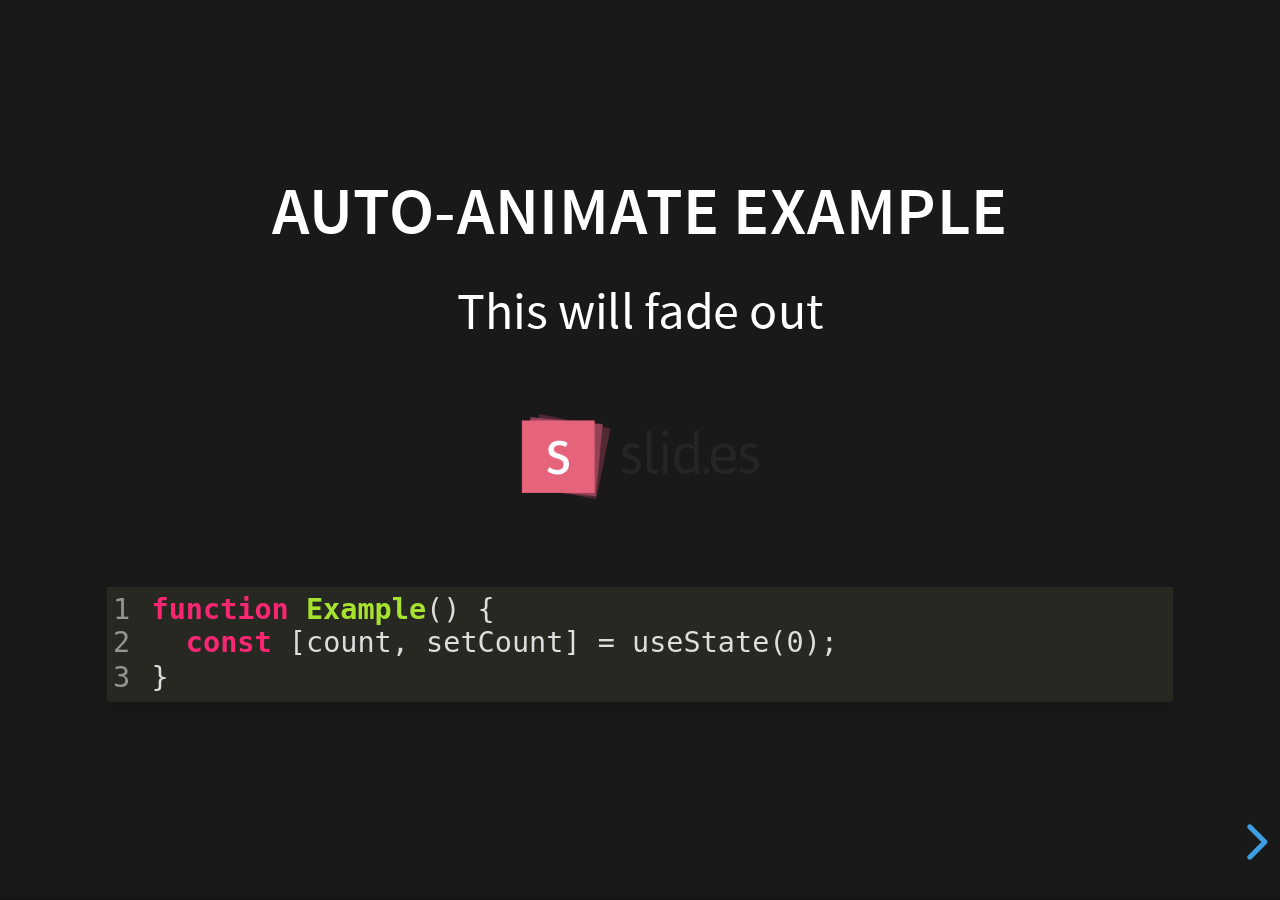
<file: slides/revealjs/examples/auto-animate.html>
<!doctype html>
<html lang="en">

	<head>
		<meta charset="utf-8">

		<title>reveal.js - Auto Animate</title>

		<meta name="viewport" content="width=device-width, initial-scale=1.0, maximum-scale=1.0, user-scalable=no">

		<link rel="stylesheet" href="../dist/reveal.css">
		<link rel="stylesheet" href="../dist/theme/black.css" id="theme">
		<link rel="stylesheet" href="../plugin/highlight/monokai.css">
	</head>

	<body>

		<div class="reveal">

			<div class="slides">
				<section data-auto-animate data-auto-animate-unmatched="fade">
					<h3>Auto-Animate Example</h3>
					<p>This will fade out</p>
					<img src="assets/image1.png" style="height: 100px;">
					<pre data-id="code"><code data-line-numbers class="hljs" data-trim>
						function Example() {
						  const [count, setCount] = useState(0);
						}
					</code></pre>
				</section>
				<section data-auto-animate data-auto-animate-unmatched="fade">
					<h3>Auto-Animate Example</h3>
					<p style="opacity: 0.2; margin-top: 100px;">This will fade out</p>
					<p>This element is unmatched</p>
					<img src="assets/image1.png" style="height: 150px;">
					<pre data-id="code"><code data-line-numbers class="hljs" data-trim>
						function Example() {
						  New line!
						  const [count, setCount] = useState(0);
						}
					</code></pre>
				</section>

				<section data-auto-animate>
					<p data-id="text-props" style="background: #555; line-height: 1em; letter-spacing: 0em;">Line Height & Letter Spacing</p>
				</section>
				<section data-auto-animate>
					<p data-id="text-props" style="background: #555; line-height: 3em; letter-spacing: 0.2em;">Line Height & Letter Spacing</p>
				</section>

				<section>
					<section data-auto-animate>
						<pre data-id="code"><code data-line-numbers class="hljs" data-trim>
							import React, { useState } from 'react';

							function Example() {
							  const [count, setCount] = useState(0);

							  return (
							    ...
							  );
							}
						</code></pre>
					</section>
					<section data-auto-animate>
						<pre data-id="code"><code data-line-numbers class="hljs" data-trim>
							function Example() {
							  const [count, setCount] = useState(0);

							  return (
							    &lt;div&gt;
							      &lt;p&gt;You clicked {count} times&lt;/p&gt;
							      &lt;button onClick={() =&gt; setCount(count + 1)}&gt;
							        Click me
							      &lt;/button&gt;
							    &lt;/div&gt;
							  );
							}
						</code></pre>
					</section>
					<section data-auto-animate>
						<pre data-id="code"><code data-line-numbers class="hljs" data-trim>
							function Example() {
							  // A comment!
							  const [count, setCount] = useState(0);

							  return (
							    &lt;div&gt;
							      &lt;p&gt;You clicked {count} times&lt;/p&gt;
							      &lt;button onClick={() =&gt; setCount(count + 1)}&gt;
							        Click me
							      &lt;/button&gt;
							    &lt;/div&gt;
							  );
							}
						</code></pre>
					</section>
				</section>

				<section>
					<section data-auto-animate>
						<h3>Swapping list items</h3>
						<ul>
							<li>One</li>
							<li>Two</li>
							<li>Three</li>
						</ul>
					</section>
					<section data-auto-animate>
						<h3>Swapping list items</h3>
						<ul>
							<li>Two</li>
							<li>One</li>
							<li>Three</li>
						</ul>
					</section>
					<section data-auto-animate>
						<h3>Swapping list items</h3>
						<ul>
							<li>Two</li>
							<li>Three</li>
							<li>One</li>
						</ul>
					</section>
				</section>

				<section data-auto-animate style="height: 600px">
					<h3 style="opacity: 0.3; font-size: 18px;">SLIDE 1</h3>
					<h2 data-id="title" style="margin-top: 260px;">Animate Anything</h2>
					<div data-id="1" style="background: white; position: absolute; top: 150px; left: 16%; width: 60px; height: 60px;"></div>
					<div data-id="2" style="background: white; position: absolute; top: 150px; left: 36%; width: 60px; height: 60px;"></div>
					<div data-id="3" style="background: white; position: absolute; top: 150px; left: 56%; width: 60px; height: 60px;"></div>
					<div data-id="4" style="background: white; position: absolute; top: 150px; left: 76%; width: 60px; height: 60px;"></div>
				</section>
				<section data-auto-animate style="height: 600px">
					<h3 style="opacity: 0.3; font-size: 18px;">SLIDE 2</h3>
					<h2 data-id="title" style="margin-top: 500px">With Auto Animate</h2>
					<div data-id="1" style="background: cyan; position: absolute; bottom: 190px; left: 16%; width: 60px; height: 60px;"></div>
					<div data-id="2" style="background: magenta; position: absolute; bottom: 190px; left: 36%; width: 60px; height: 160px;"></div>
					<div data-id="3" style="background: yellow; position: absolute; bottom: 190px; left: 56%; width: 60px; height: 260px;"></div>
					<div data-id="4" style="background: red; position: absolute; bottom: 190px; left: 76%; width: 60px; height: 360px;"></div>
				</section>
				<section data-auto-animate style="height: 600px">
					<h3 style="opacity: 0.3; font-size: 18px;">SLIDE 3</h3>
					<h2 data-id="title" style="margin-top: 500px; opacity: 0;">With Auto Animate</h2>
					<div data-id="1" style="background: cyan; position: absolute; top: 50%; left: 50%; width: 400px; height: 400px; margin: -200px 0 0 -200px; border-radius: 400px;"></div>
					<div data-id="2" style="background: magenta; position: absolute; top: 50%; left: 50%; width: 300px; height: 300px; margin: -150px 0 0 -150px; border-radius: 400px;"></div>
					<div data-id="3" style="background: yellow; position: absolute; top: 50%; left: 50%; width: 200px; height: 200px; margin: -100px 0 0 -100px; border-radius: 400px;"></div>
					<div data-id="4" style="background: red; position: absolute; top: 50%; left: 50%; width: 100px; height: 100px; margin: -50px 0 0 -50px; border-radius: 400px;"></div>
				</section>
				<section data-auto-animate style="height: 600px">
					<h3 style="opacity: 0.3; font-size: 18px;">SLIDE 3</h3>
					<h2 data-id="title" style="margin-top: 500px; opacity: 0;">With Auto Animate</h2>
					<div data-id="1" style="background: red; position: absolute; top: 250px; left: 16%; width: 60px; height: 60px;"></div>
					<div data-id="2" style="background: yellow; position: absolute; top: 250px; left: 36%; width: 60px; height: 60px;"></div>
					<div data-id="3" style="background: magenta; position: absolute; top: 250px; left: 56%; width: 60px; height: 60px;"></div>
					<div data-id="4" style="background: cyan; position: absolute; top: 250px; left: 76%; width: 60px; height: 60px;"></div>
				</section>

				<section data-auto-animate data-auto-animate-id="a">
					<h2>data-auto-animate-id="a"</h2>
					<h3>A1</h3>
				</section>
				<section data-auto-animate data-auto-animate-id="a">
					<h2>data-auto-animate-id="a"</h2>
					<h3>A1</h3>
					<h3>A2</h3>
				</section>
				<section data-auto-animate data-auto-animate-id="b">
					<h2>data-auto-animate-id="b"</h2>
					<h3>B1</h3>
				</section>
				<section data-auto-animate data-auto-animate-id="b">
					<h2>data-auto-animate-id="b"</h2>
					<h3>B1</h3>
					<h3>B2</h3>
				</section>

				<section>
					<section id="stacked-slide-1" data-auto-animate>
						<a href="#/stacked-slide-1">Slide 1</a><br>
						<a href="#/stacked-slide-2">Slide 2</a><br>
						<a href="#/stacked-slide-3">Slide 3</a><br>
						<a href="#/stacked-slide-4">Slide 4</a><br>
						<div data-id="anim" style="background: indigo; padding: 8px; width: 50px; height: 50px; position: absolute; left: 0px;">A</div>
					</section>
					<section id="stacked-slide-2" data-auto-animate>
						<a href="#/stacked-slide-1">Slide 1</a><br>
						<a href="#/stacked-slide-2">Slide 2</a><br>
						<a href="#/stacked-slide-3">Slide 3</a><br>
						<a href="#/stacked-slide-4">Slide 4</a><br>
						<div data-id="anim" style="background: indigo; padding: 8px; width: 50px; height: 50px; position: absolute; left: 25%;">A</div>
					</section>
					<section id="stacked-slide-3" data-auto-animate>
						<a href="#/stacked-slide-1">Slide 1</a><br>
						<a href="#/stacked-slide-2">Slide 2</a><br>
						<a href="#/stacked-slide-3">Slide 3</a><br>
						<a href="#/stacked-slide-4">Slide 4</a><br>
						<div data-id="anim" style="background: indigo; padding: 8px; width: 50px; height: 50px; position: absolute; left: 50%;">A</div>
					</section>
					<section id="stacked-slide-4" data-auto-animate>
						<a href="#/stacked-slide-1">Slide 1</a><br>
						<a href="#/stacked-slide-2">Slide 2</a><br>
						<a href="#/stacked-slide-3">Slide 3</a><br>
						<a href="#/stacked-slide-4">Slide 4</a><br>
						<div data-id="anim" style="background: indigo; padding: 8px; width: 50px; height: 50px; position: absolute; left: 75%;">A</div>
					</section>
				</section>

			</div>

		</div>

		<script src="../dist/reveal.js"></script>
		<script src="../plugin/highlight/highlight.js"></script>
		<script>
			Reveal.initialize({
				center: true,
				hash: true,
				plugins: [ RevealHighlight ]
			});
		</script>

	</body>
</html>
</file>
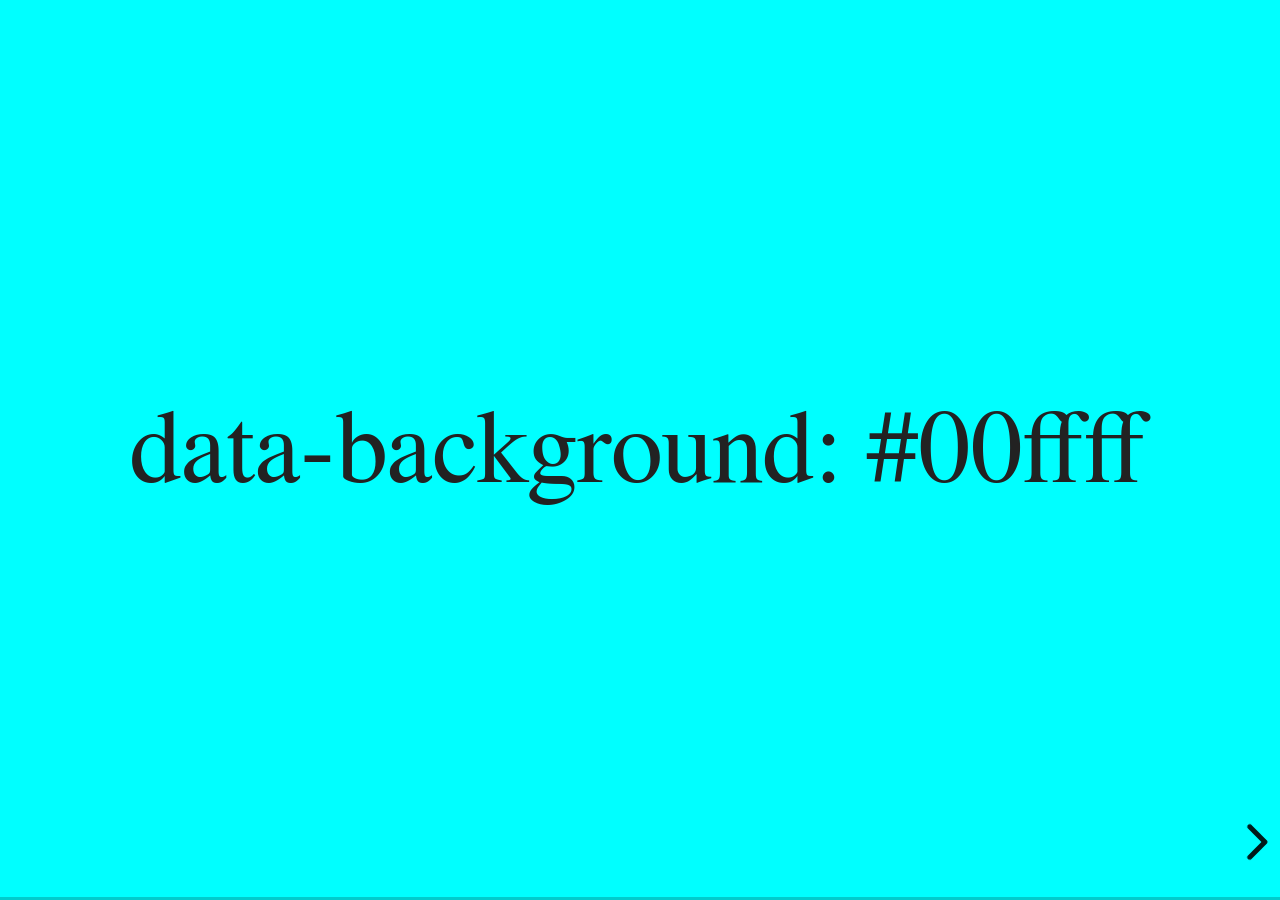
<file: slides/revealjs/examples/backgrounds.html>
<!doctype html>
<html lang="en">

	<head>
		<meta charset="utf-8">

		<title>reveal.js - Slide Backgrounds</title>

		<meta name="viewport" content="width=device-width, initial-scale=1.0, maximum-scale=1.0, user-scalable=no">

		<link rel="stylesheet" href="../dist/reveal.css">
		<link rel="stylesheet" href="../dist/theme/serif.css" id="theme">
		<style type="text/css" media="screen">
			.slides section.has-dark-background,
			.slides section.has-dark-background h2 {
				color: #fff;
			}
			.slides section.has-light-background,
			.slides section.has-light-background h2 {
				color: #222;
			}
		</style>
	</head>

	<body>

		<div class="reveal">

			<div class="slides">

				<section data-background="#00ffff">
					<h2>data-background: #00ffff</h2>
				</section>

				<section data-background="#bb00bb">
					<h2>data-background: #bb00bb</h2>
				</section>

				<section data-background-color="lightblue">
					<h2>data-background: lightblue</h2>
				</section>

				<section>
					<section data-background="#ff0000">
						<h2>data-background: #ff0000</h2>
					</section>
					<section data-background="rgba(0, 0, 0, 0.2)">
						<h2>data-background: rgba(0, 0, 0, 0.2)</h2>
					</section>
					<section data-background="salmon">
						<h2>data-background: salmon</h2>
					</section>
				</section>

				<section data-background="rgba(0, 100, 100, 0.2)">
					<section>
						<h2>Background applied to stack</h2>
					</section>
					<section>
						<h2>Background applied to stack</h2>
					</section>
					<section data-background="rgb(66, 66, 66)">
						<h2>Background applied to slide inside of stack</h2>
					</section>
				</section>

				<section data-background-transition="slide" data-background="assets/image1.png">
					<h2>Background image</h2>
				</section>

				<section>
					<section data-background-transition="slide" data-background="assets/image1.png">
						<h2>Background image</h2>
					</section>
					<section data-background-transition="slide" data-background="assets/image1.png">
						<h2>Background image</h2>
					</section>
				</section>

				<section data-background="assets/image2.png" data-background-size="100px" data-background-repeat="repeat" data-background-color="#111">
					<h2>Background image</h2>
					<pre>data-background-size="100px" data-background-repeat="repeat" data-background-color="#111"</pre>
				</section>

				<section data-background="#888888">
					<h2>Same background twice (1/2)</h2>
				</section>
				<section data-background="#888888">
					<h2>Same background twice (2/2)</h2>
				</section>

				<section data-background-video="https://s3.amazonaws.com/static.slid.es/site/homepage/v1/homepage-video-editor.mp4,https://s3.amazonaws.com/static.slid.es/site/homepage/v1/homepage-video-editor.webm">
					<h2>Video background</h2>
				</section>

				<section data-background-iframe="https://slides.com/news/make-better-presentations/embed?style=hidden&autoSlide=4000">
					<h2>Iframe background</h2>
				</section>

				<section>
					<section data-background="#417203">
						<h2>Same background twice vertical (1/2)</h2>
					</section>
					<section data-background="#417203">
						<h2>Same background twice vertical (2/2)</h2>
					</section>
				</section>

				<section data-background="#934f4d">
					<h2>Same background from horizontal to vertical (1/3)</h2>
				</section>
				<section>
					<section data-background="#934f4d">
						<h2>Same background from horizontal to vertical (2/3)</h2>
					</section>
					<section data-background="#934f4d">
						<h2>Same background from horizontal to vertical (3/3)</h2>
					</section>
				</section>

			</div>

		</div>

		<script src="../dist/reveal.js"></script>
		<script>

			// Full list of configuration options:
			// https://revealjs.revealjs.com/config/
			Reveal.initialize({
				center: true,

				transition: 'linear',
				// transitionSpeed: 'slow',
				// backgroundTransition: 'slide'
			});

		</script>

	</body>
</html>
</file>
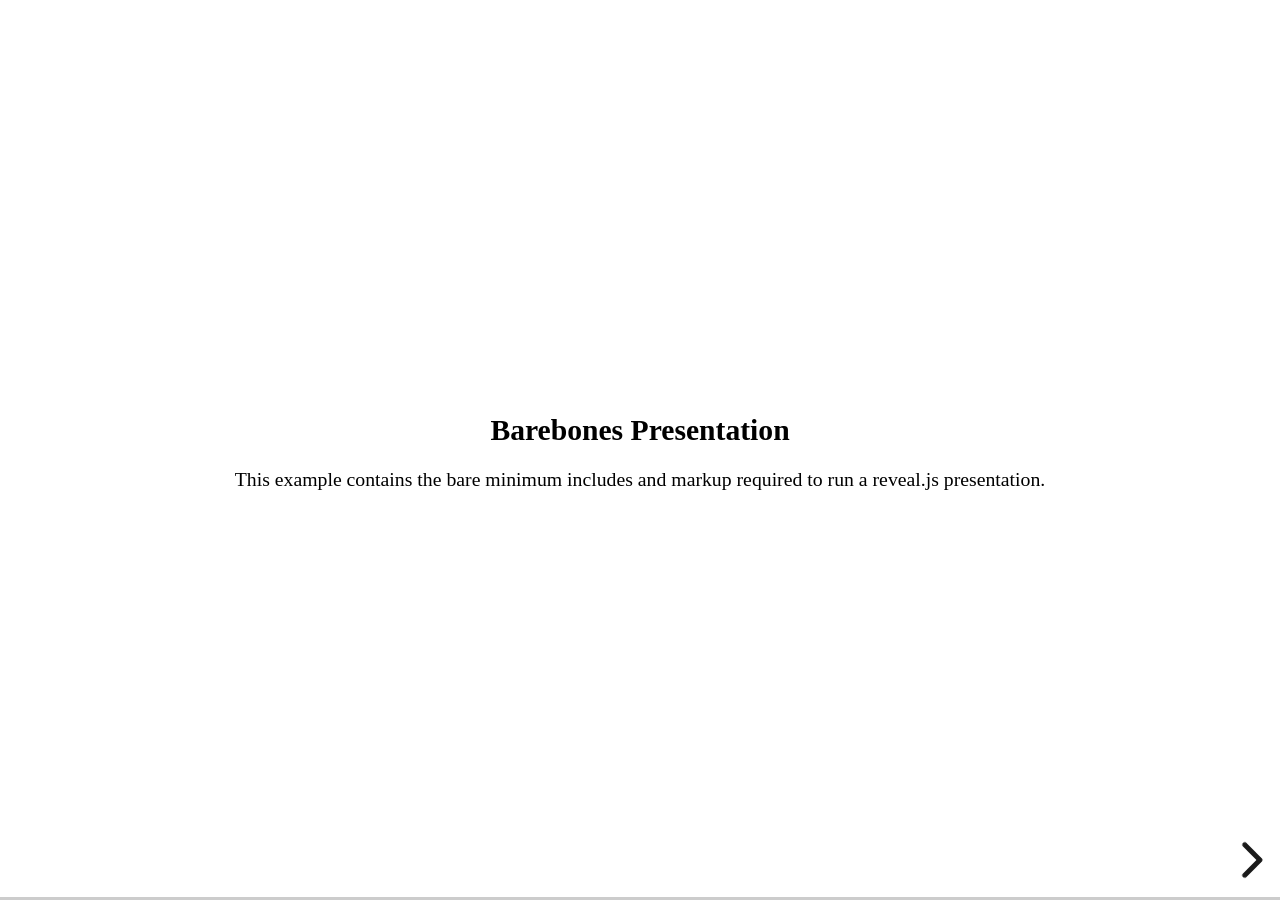
<file: slides/revealjs/examples/barebones.html>
<!doctype html>
<html lang="en">
	<head>
		<meta charset="utf-8">
		<title>reveal.js - Barebones</title>
		<link rel="stylesheet" href="../dist/reveal.css">
	</head>
	<body>

		<div class="reveal">
			<div class="slides">

				<section>
					<h2>Barebones Presentation</h2>
					<p>This example contains the bare minimum includes and markup required to run a reveal.js presentation.</p>
				</section>

				<section>
					<h2>No Theme</h2>
					<p>There's no theme included, so it will fall back on browser defaults.</p>
				</section>

			</div>
		</div>

		<script src="../dist/reveal.js"></script>
		<script>
			Reveal.initialize();
		</script>

	</body>
</html>
</file>
<file: slides/revealjs/dist/theme/black.css>
/**
 * Black theme for reveal.js. This is the opposite of the 'white' theme.
 *
 * By Hakim El Hattab, http://hakim.se
 */
@import url(./fonts/source-sans-pro/source-sans-pro.css);
section.has-light-background, section.has-light-background h1, section.has-light-background h2, section.has-light-background h3, section.has-light-background h4, section.has-light-background h5, section.has-light-background h6 {
  color: #222;
}

/*********************************************
 * GLOBAL STYLES
 *********************************************/
:root {
  --r-background-color: #191919;
  --r-main-font: Source Sans Pro, Helvetica, sans-serif;
  --r-main-font-size: 42px;
  --r-main-color: #fff;
  --r-block-margin: 20px;
  --r-heading-margin: 0 0 20px 0;
  --r-heading-font: Source Sans Pro, Helvetica, sans-serif;
  --r-heading-color: #fff;
  --r-heading-line-height: 1.2;
  --r-heading-letter-spacing: normal;
  --r-heading-text-transform: uppercase;
  --r-heading-text-shadow: none;
  --r-heading-font-weight: 600;
  --r-heading1-text-shadow: none;
  --r-heading1-size: 2.5em;
  --r-heading2-size: 1.6em;
  --r-heading3-size: 1.3em;
  --r-heading4-size: 1em;
  --r-code-font: monospace;
  --r-link-color: #42affa;
  --r-link-color-dark: #068de9;
  --r-link-color-hover: #8dcffc;
  --r-selection-background-color: rgba(66, 175, 250, 0.75);
  --r-selection-color: #fff;
  --r-overlay-element-bg-color: 240, 240, 240;
  --r-overlay-element-fg-color: 0, 0, 0;
}

.reveal-viewport {
  background: #191919;
  background-color: var(--r-background-color);
}

.reveal {
  font-family: var(--r-main-font);
  font-size: var(--r-main-font-size);
  font-weight: normal;
  color: var(--r-main-color);
}

.reveal ::selection {
  color: var(--r-selection-color);
  background: var(--r-selection-background-color);
  text-shadow: none;
}

.reveal ::-moz-selection {
  color: var(--r-selection-color);
  background: var(--r-selection-background-color);
  text-shadow: none;
}

.reveal .slides section,
.reveal .slides section > section {
  line-height: 1.3;
  font-weight: inherit;
}

/*********************************************
 * HEADERS
 *********************************************/
.reveal h1,
.reveal h2,
.reveal h3,
.reveal h4,
.reveal h5,
.reveal h6 {
  margin: var(--r-heading-margin);
  color: var(--r-heading-color);
  font-family: var(--r-heading-font);
  font-weight: var(--r-heading-font-weight);
  line-height: var(--r-heading-line-height);
  letter-spacing: var(--r-heading-letter-spacing);
  text-transform: var(--r-heading-text-transform);
  text-shadow: var(--r-heading-text-shadow);
  word-wrap: break-word;
}

.reveal h1 {
  font-size: var(--r-heading1-size);
}

.reveal h2 {
  font-size: var(--r-heading2-size);
}

.reveal h3 {
  font-size: var(--r-heading3-size);
}

.reveal h4 {
  font-size: var(--r-heading4-size);
}

.reveal h1 {
  text-shadow: var(--r-heading1-text-shadow);
}

/*********************************************
 * OTHER
 *********************************************/
.reveal p {
  margin: var(--r-block-margin) 0;
  line-height: 1.3;
}

/* Remove trailing margins after titles */
.reveal h1:last-child,
.reveal h2:last-child,
.reveal h3:last-child,
.reveal h4:last-child,
.reveal h5:last-child,
.reveal h6:last-child {
  margin-bottom: 0;
}

/* Ensure certain elements are never larger than the slide itself */
.reveal img,
.reveal video,
.reveal iframe {
  max-width: 95%;
  max-height: 95%;
}

.reveal strong,
.reveal b {
  font-weight: bold;
}

.reveal em {
  font-style: italic;
}

.reveal ol,
.reveal dl,
.reveal ul {
  display: inline-block;
  text-align: left;
  margin: 0 0 0 1em;
}

.reveal ol {
  list-style-type: decimal;
}

.reveal ul {
  list-style-type: disc;
}

.reveal ul ul {
  list-style-type: square;
}

.reveal ul ul ul {
  list-style-type: circle;
}

.reveal ul ul,
.reveal ul ol,
.reveal ol ol,
.reveal ol ul {
  display: block;
  margin-left: 40px;
}

.reveal dt {
  font-weight: bold;
}

.reveal dd {
  margin-left: 40px;
}

.reveal blockquote {
  display: block;
  position: relative;
  width: 70%;
  margin: var(--r-block-margin) auto;
  padding: 5px;
  font-style: italic;
  background: rgba(255, 255, 255, 0.05);
  box-shadow: 0px 0px 2px rgba(0, 0, 0, 0.2);
}

.reveal blockquote p:first-child,
.reveal blockquote p:last-child {
  display: inline-block;
}

.reveal q {
  font-style: italic;
}

.reveal pre {
  display: block;
  position: relative;
  width: 90%;
  margin: var(--r-block-margin) auto;
  text-align: left;
  font-size: 0.55em;
  font-family: var(--r-code-font);
  line-height: 1.2em;
  word-wrap: break-word;
  box-shadow: 0px 5px 15px rgba(0, 0, 0, 0.15);
}

.reveal code {
  font-family: var(--r-code-font);
  text-transform: none;
  tab-size: 2;
}

.reveal pre code {
  display: block;
  padding: 5px;
  overflow: auto;
  max-height: 400px;
  word-wrap: normal;
}

.reveal .code-wrapper {
  white-space: normal;
}

.reveal .code-wrapper code {
  white-space: pre;
}

.reveal table {
  margin: auto;
  border-collapse: collapse;
  border-spacing: 0;
}

.reveal table th {
  font-weight: bold;
}

.reveal table th,
.reveal table td {
  text-align: left;
  padding: 0.2em 0.5em 0.2em 0.5em;
  border-bottom: 1px solid;
}

.reveal table th[align=center],
.reveal table td[align=center] {
  text-align: center;
}

.reveal table th[align=right],
.reveal table td[align=right] {
  text-align: right;
}

.reveal table tbody tr:last-child th,
.reveal table tbody tr:last-child td {
  border-bottom: none;
}

.reveal sup {
  vertical-align: super;
  font-size: smaller;
}

.reveal sub {
  vertical-align: sub;
  font-size: smaller;
}

.reveal small {
  display: inline-block;
  font-size: 0.6em;
  line-height: 1.2em;
  vertical-align: top;
}

.reveal small * {
  vertical-align: top;
}

.reveal img {
  margin: var(--r-block-margin) 0;
}

/*********************************************
 * LINKS
 *********************************************/
.reveal a {
  color: var(--r-link-color);
  text-decoration: none;
  transition: color 0.15s ease;
}

.reveal a:hover {
  color: var(--r-link-color-hover);
  text-shadow: none;
  border: none;
}

.reveal .roll span:after {
  color: #fff;
  background: var(--r-link-color-dark);
}

/*********************************************
 * Frame helper
 *********************************************/
.reveal .r-frame {
  border: 4px solid var(--r-main-color);
  box-shadow: 0 0 10px rgba(0, 0, 0, 0.15);
}

.reveal a .r-frame {
  transition: all 0.15s linear;
}

.reveal a:hover .r-frame {
  border-color: var(--r-link-color);
  box-shadow: 0 0 20px rgba(0, 0, 0, 0.55);
}

/*********************************************
 * NAVIGATION CONTROLS
 *********************************************/
.reveal .controls {
  color: var(--r-link-color);
}

/*********************************************
 * PROGRESS BAR
 *********************************************/
.reveal .progress {
  background: rgba(0, 0, 0, 0.2);
  color: var(--r-link-color);
}

/*********************************************
 * PRINT BACKGROUND
 *********************************************/
@media print {
  .backgrounds {
    background-color: var(--r-background-color);
  }
}
</file>
<file: slides/revealjs/plugin/highlight/monokai.css>
/*
Monokai style - ported by Luigi Maselli - http://grigio.org
*/

.hljs {
  display: block;
  overflow-x: auto;
  padding: 0.5em;
  background: #272822;
  color: #ddd;
}

.hljs-tag,
.hljs-keyword,
.hljs-selector-tag,
.hljs-literal,
.hljs-strong,
.hljs-name {
  color: #f92672;
}

.hljs-code {
  color: #66d9ef;
}

.hljs-class .hljs-title {
  color: white;
}

.hljs-attribute,
.hljs-symbol,
.hljs-regexp,
.hljs-link {
  color: #bf79db;
}

.hljs-string,
.hljs-bullet,
.hljs-subst,
.hljs-title,
.hljs-section,
.hljs-emphasis,
.hljs-type,
.hljs-built_in,
.hljs-builtin-name,
.hljs-selector-attr,
.hljs-selector-pseudo,
.hljs-addition,
.hljs-variable,
.hljs-template-tag,
.hljs-template-variable {
  color: #a6e22e;
}

.hljs-comment,
.hljs-quote,
.hljs-deletion,
.hljs-meta {
  color: #75715e;
}

.hljs-keyword,
.hljs-selector-tag,
.hljs-literal,
.hljs-doctag,
.hljs-title,
.hljs-section,
.hljs-type,
.hljs-selector-id {
  font-weight: bold;
}
</file>
<file: slides/revealjs/dist/theme/serif.css>
/**
 * A simple theme for reveal.js presentations, similar
 * to the default theme. The accent color is brown.
 *
 * This theme is Copyright (C) 2012-2013 Owen Versteeg, http://owenversteeg.com - it is MIT licensed.
 */
.reveal a {
  line-height: 1.3em;
}

section.has-dark-background, section.has-dark-background h1, section.has-dark-background h2, section.has-dark-background h3, section.has-dark-background h4, section.has-dark-background h5, section.has-dark-background h6 {
  color: #fff;
}

/*********************************************
 * GLOBAL STYLES
 *********************************************/
:root {
  --r-background-color: #F0F1EB;
  --r-main-font: Palatino Linotype, Book Antiqua, Palatino, FreeSerif, serif;
  --r-main-font-size: 40px;
  --r-main-color: #000;
  --r-block-margin: 20px;
  --r-heading-margin: 0 0 20px 0;
  --r-heading-font: Palatino Linotype, Book Antiqua, Palatino, FreeSerif, serif;
  --r-heading-color: #383D3D;
  --r-heading-line-height: 1.2;
  --r-heading-letter-spacing: normal;
  --r-heading-text-transform: none;
  --r-heading-text-shadow: none;
  --r-heading-font-weight: normal;
  --r-heading1-text-shadow: none;
  --r-heading1-size: 3.77em;
  --r-heading2-size: 2.11em;
  --r-heading3-size: 1.55em;
  --r-heading4-size: 1em;
  --r-code-font: monospace;
  --r-link-color: #51483D;
  --r-link-color-dark: #25211c;
  --r-link-color-hover: #8b7c69;
  --r-selection-background-color: #26351C;
  --r-selection-color: #fff;
  --r-overlay-element-bg-color: 0, 0, 0;
  --r-overlay-element-fg-color: 240, 240, 240;
}

.reveal-viewport {
  background: #F0F1EB;
  background-color: var(--r-background-color);
}

.reveal {
  font-family: var(--r-main-font);
  font-size: var(--r-main-font-size);
  font-weight: normal;
  color: var(--r-main-color);
}

.reveal ::selection {
  color: var(--r-selection-color);
  background: var(--r-selection-background-color);
  text-shadow: none;
}

.reveal ::-moz-selection {
  color: var(--r-selection-color);
  background: var(--r-selection-background-color);
  text-shadow: none;
}

.reveal .slides section,
.reveal .slides section > section {
  line-height: 1.3;
  font-weight: inherit;
}

/*********************************************
 * HEADERS
 *********************************************/
.reveal h1,
.reveal h2,
.reveal h3,
.reveal h4,
.reveal h5,
.reveal h6 {
  margin: var(--r-heading-margin);
  color: var(--r-heading-color);
  font-family: var(--r-heading-font);
  font-weight: var(--r-heading-font-weight);
  line-height: var(--r-heading-line-height);
  letter-spacing: var(--r-heading-letter-spacing);
  text-transform: var(--r-heading-text-transform);
  text-shadow: var(--r-heading-text-shadow);
  word-wrap: break-word;
}

.reveal h1 {
  font-size: var(--r-heading1-size);
}

.reveal h2 {
  font-size: var(--r-heading2-size);
}

.reveal h3 {
  font-size: var(--r-heading3-size);
}

.reveal h4 {
  font-size: var(--r-heading4-size);
}

.reveal h1 {
  text-shadow: var(--r-heading1-text-shadow);
}

/*********************************************
 * OTHER
 *********************************************/
.reveal p {
  margin: var(--r-block-margin) 0;
  line-height: 1.3;
}

/* Remove trailing margins after titles */
.reveal h1:last-child,
.reveal h2:last-child,
.reveal h3:last-child,
.reveal h4:last-child,
.reveal h5:last-child,
.reveal h6:last-child {
  margin-bottom: 0;
}

/* Ensure certain elements are never larger than the slide itself */
.reveal img,
.reveal video,
.reveal iframe {
  max-width: 95%;
  max-height: 95%;
}

.reveal strong,
.reveal b {
  font-weight: bold;
}

.reveal em {
  font-style: italic;
}

.reveal ol,
.reveal dl,
.reveal ul {
  display: inline-block;
  text-align: left;
  margin: 0 0 0 1em;
}

.reveal ol {
  list-style-type: decimal;
}

.reveal ul {
  list-style-type: disc;
}

.reveal ul ul {
  list-style-type: square;
}

.reveal ul ul ul {
  list-style-type: circle;
}

.reveal ul ul,
.reveal ul ol,
.reveal ol ol,
.reveal ol ul {
  display: block;
  margin-left: 40px;
}

.reveal dt {
  font-weight: bold;
}

.reveal dd {
  margin-left: 40px;
}

.reveal blockquote {
  display: block;
  position: relative;
  width: 70%;
  margin: var(--r-block-margin) auto;
  padding: 5px;
  font-style: italic;
  background: rgba(255, 255, 255, 0.05);
  box-shadow: 0px 0px 2px rgba(0, 0, 0, 0.2);
}

.reveal blockquote p:first-child,
.reveal blockquote p:last-child {
  display: inline-block;
}

.reveal q {
  font-style: italic;
}

.reveal pre {
  display: block;
  position: relative;
  width: 90%;
  margin: var(--r-block-margin) auto;
  text-align: left;
  font-size: 0.55em;
  font-family: var(--r-code-font);
  line-height: 1.2em;
  word-wrap: break-word;
  box-shadow: 0px 5px 15px rgba(0, 0, 0, 0.15);
}

.reveal code {
  font-family: var(--r-code-font);
  text-transform: none;
  tab-size: 2;
}

.reveal pre code {
  display: block;
  padding: 5px;
  overflow: auto;
  max-height: 400px;
  word-wrap: normal;
}

.reveal .code-wrapper {
  white-space: normal;
}

.reveal .code-wrapper code {
  white-space: pre;
}

.reveal table {
  margin: auto;
  border-collapse: collapse;
  border-spacing: 0;
}

.reveal table th {
  font-weight: bold;
}

.reveal table th,
.reveal table td {
  text-align: left;
  padding: 0.2em 0.5em 0.2em 0.5em;
  border-bottom: 1px solid;
}

.reveal table th[align=center],
.reveal table td[align=center] {
  text-align: center;
}

.reveal table th[align=right],
.reveal table td[align=right] {
  text-align: right;
}

.reveal table tbody tr:last-child th,
.reveal table tbody tr:last-child td {
  border-bottom: none;
}

.reveal sup {
  vertical-align: super;
  font-size: smaller;
}

.reveal sub {
  vertical-align: sub;
  font-size: smaller;
}

.reveal small {
  display: inline-block;
  font-size: 0.6em;
  line-height: 1.2em;
  vertical-align: top;
}

.reveal small * {
  vertical-align: top;
}

.reveal img {
  margin: var(--r-block-margin) 0;
}

/*********************************************
 * LINKS
 *********************************************/
.reveal a {
  color: var(--r-link-color);
  text-decoration: none;
  transition: color 0.15s ease;
}

.reveal a:hover {
  color: var(--r-link-color-hover);
  text-shadow: none;
  border: none;
}

.reveal .roll span:after {
  color: #fff;
  background: var(--r-link-color-dark);
}

/*********************************************
 * Frame helper
 *********************************************/
.reveal .r-frame {
  border: 4px solid var(--r-main-color);
  box-shadow: 0 0 10px rgba(0, 0, 0, 0.15);
}

.reveal a .r-frame {
  transition: all 0.15s linear;
}

.reveal a:hover .r-frame {
  border-color: var(--r-link-color);
  box-shadow: 0 0 20px rgba(0, 0, 0, 0.55);
}

/*********************************************
 * NAVIGATION CONTROLS
 *********************************************/
.reveal .controls {
  color: var(--r-link-color);
}

/*********************************************
 * PROGRESS BAR
 *********************************************/
.reveal .progress {
  background: rgba(0, 0, 0, 0.2);
  color: var(--r-link-color);
}

/*********************************************
 * PRINT BACKGROUND
 *********************************************/
@media print {
  .backgrounds {
    background-color: var(--r-background-color);
  }
}
</file>
